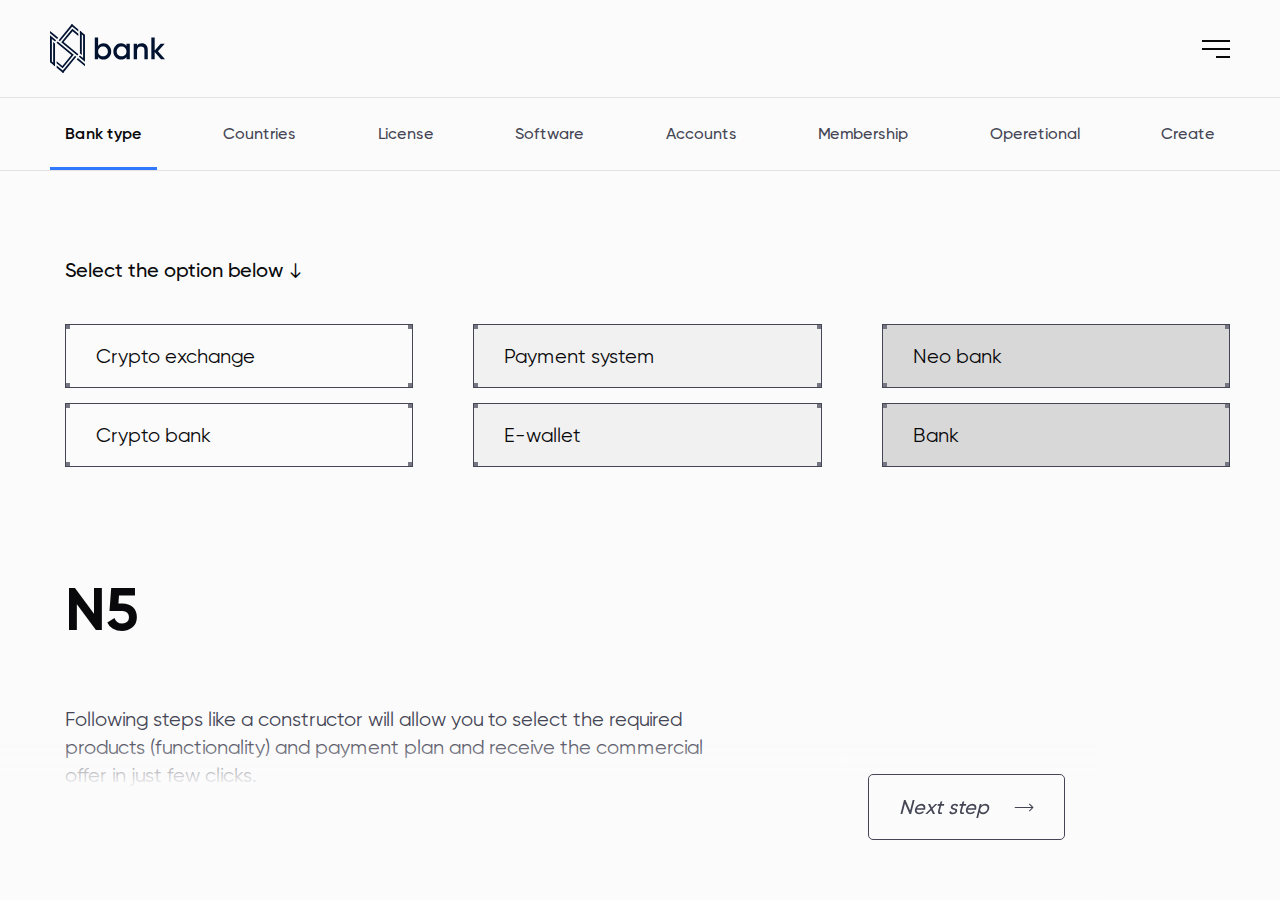
<file: construct.html>
<!DOCTYPE html>
<html lang="en">
<head>
    <meta charset="UTF-8">
    <meta http-equiv="X-UA-Compatible" content="IE=edge">
    <meta name="viewport" content="width=device-width, initial-scale=1.0">
    <link rel="stylesheet" href="css/style.min.css?_v=20231014143010">
    <title></title>
</head>

<body>
  <div class="wrapper">
    <header class="header header-construct">
    <div class="header__container">
        <div class="header__wrapper header-construct__wrapper">
            <a class="header__logo header-logo" href="index.html">
                <div class="header-logo__images">
                    <img src="img/logo-header.svg" alt="Logotype">
                </div>
            </a>
            <div class="header__menu menu-construct">
                <nav class="menu-construct__body">
                    <ul class="menu-construct__list">
                        <div class="menu-construct__btn btn-menu">
                            <a class="btn-menu__log _icon-arrow" href="#">Log In</a>
                            <a class="btn-menu__start btn-menu__start-construct _icon-arrow" href="#">Get Started</a>
                        </div>
                        <li class="menu-construct__item"><a href="index.html" class="menu-construct__link">Home</a></li>
                        <li class="menu-construct__item"><a href="#" class="menu-construct__link">Sell</a></li>
                        <li class="menu-construct__item"><a href="#" class="menu-construct__link">Contact</a></li>
                        <li class="menu__item"><a href="our-products.html" class="menu__link">Our products</a></li>
                    </ul>
                </nav>
            </div>
            <button type="button" class="icon-menu-construct">
                <span></span>
            </button>
        </div>
    </div>
</header>
    <main class="page__construct construct">
      <div class="construct__container">


        <form class="construct__form">

          <div class="construct__tabs tabs">
            <div class="tabs__scroll">
              <ul class="tabs__list">
                <li class="tabs__item">
                  <div class="tabs__btn tabs__btn--active" data-tabs-path="bank">Bank
                    type</div>
                </li>
                <li class="tabs__item">
                  <div class="tabs__btn" data-tabs-path="countries">Сountries</div>
                </li>
                <li class="tabs__item">
                  <div class="tabs__btn" data-tabs-path="license">License</div>
                </li>
                <li class="tabs__item">
                  <div class="tabs__btn" data-tabs-path="software">Software</div>
                </li>
                <li class="tabs__item">
                  <div class="tabs__btn" data-tabs-path="accounts">Accounts</div>
                </li>
                <li class="tabs__item">
                  <div class="tabs__btn" data-tabs-path="membership">Membership</div>
                </li>
                <li class="tabs__item">
                  <div class="tabs__btn" data-tabs-path="operetional">Operetional</div>
                </li>
                <li class="tabs__item">
                  <div class="tabs__btn" data-tabs-path="create">Create</div>
                </li>
              </ul>
            </div>
          </div>
          <div class="tabs__contents">
            <div class="tabs__content tabs__content--active" data-tabs-target="bank">
              <div class="bank-tabs__content content-bank" data-tab="tab1">
                <div class="content-bank__label label-content _icon-arrow-up">
                  Select the option below
                </div>
                <div class="content-bank__body">
                  <ul class="tab-grid tab__nav">
                    <div class="tab-grid-column">
                      <li class="tab__item item-tab_1 item-tab_1-bg">
                        <div class="tab__nav-btn nav-tab__btn_1 nav-tab__btn_1-decor tab-check"
                          data-checkbox="exchangeCheckbox">Crypto
                          exchange
                          <div class="tab__checkbox checkbox-tab">
                            <input id="exchangeCheckbox" type="checkbox" name="exchange" class="checkbox-tab__input">
                            <label for="exchangeCheckbox" class="checkbox-tab__label"></label>
                          </div>
                        </div>
                      </li>
                      <li class="tab__item item-tab_1 item-tab_1-bg">
                        <div class="tab__nav-btn nav-tab__btn_1 nav-tab__btn_1-decor tab-check"
                          data-checkbox="cryptoCheckbox">Crypto
                          bank
                          <div class="tab__checkbox checkbox-tab">
                            <input id="cryptoCheckbox" type="checkbox" name="crypto" class="checkbox-tab__input">
                            <label for="cryptoCheckbox" class="checkbox-tab__label"></label>
                          </div>
                        </div>
                      </li>
                    </div>
                    <div class="tab-grid-column">
                      <li class="tab__item item-tab_1 item-tab_1-bg">
                        <div class="tab__nav-btn nav-tab__btn_1 nav-tab__btn_1-decor nav-tab__btn_1-bg tab-check"
                          data-checkbox="paymentCheckbox">Payment system
                          <div class="tab__checkbox checkbox-tab">
                            <input id="paymentCheckbox" type="checkbox" name="payment" class="checkbox-tab__input">
                            <label for="paymentCheckbox" class="checkbox-tab__label"></label>
                          </div>
                        </div>
                      </li>
                      <li class="tab__item item-tab_1 item-tab_1-bg">
                        <div class="tab__nav-btn nav-tab__btn_1 nav-tab__btn_1-decor nav-tab__btn_1-bg tab-check"
                          data-checkbox="walletCheckbox">E-wallet
                          <div class="tab__checkbox checkbox-tab">
                            <input id="walletCheckbox" type="checkbox" name="wallet" class="checkbox-tab__input">
                            <label for="walletCheckbox" class="checkbox-tab__label"></label>
                          </div>
                        </div>
                      </li>
                    </div>
                    <div class="tab-grid-column">
                      <li class="tab__item item-tab_1 item-tab_1-bg">
                        <div class="tab__nav-btn nav-tab__btn_1 nav-tab__btn_1-decor nav-tab__btn_2-bg tab-check"
                          data-checkbox="neoCheckbox">Neo bank
                          <div class="tab__checkbox checkbox-tab">
                            <input id="neoCheckbox" type="checkbox" name="neo" class="checkbox-tab__input">
                            <label for="neoCheckbox" class="checkbox-tab__label"></label>
                          </div>
                        </div>
                      </li>
                      <li class="tab__item item-tab_1 item-tab_1-bg">
                        <div class="tab__nav-btn nav-tab__btn_1 nav-tab__btn_1-decor nav-tab__btn_2-bg tab-check"
                          data-checkbox="bankCheckbox">Bank
                          <div class="tab__checkbox checkbox-tab">
                            <input id="bankCheckbox" type="checkbox" name="bank" class="checkbox-tab__input">
                            <label for="bankCheckbox" class="checkbox-tab__label"></label>
                          </div>
                        </div>
                      </li>
                    </div>
                  </ul>
                  <div class="tab__panel panel-tab">
                    <div class="panel-tab__content">
                      <h2 class="panel-tab__title">N5</h2>
                      <div class="panel-tab__text">
                        <p>
                          Following steps like a constructor will allow you to select the required products
                          (functionality) and payment plan and receive the commercial offer in just few clicks.
                        </p>
                      </div>
                    </div>
                  </div>
                  <div class="tab__panel panel-tab panel-tab panel-tab_crypto">
                    <div class="panel-tab__content">
                      <h2 class="panel-tab__title">Crypto bank</h2>
                      <div class="panel-tab__text">
                        <p>
                          Crypto bank is more advanced option if you want to cover more B2C and B2B customers and
                          provide
                          services for them as a financial institution. Usually contains EMI and crypto licenses (mostly
                          more than 1 to coven more regions), core software, BIN sponsorship or principal for cards
                          issuing, ability to open IBAN accounts, SEPA/SWIFT connection etc.
                          Price for the full crucial package starts at 1M
                        </p>
                      </div>
                    </div>
                  </div>
                  <div class="tab__panel panel-tab panel-tab_pay">
                    <div class="panel-tab__content">
                      <h2 class="panel-tab__title">Payment system</h2>
                      <div class="panel-tab__text">
                        <p>
                          Payment system is the easiest and chipset option to start operate at financial market.Usually
                          contains small financial license, SaaS or BaaS software, card program.
                          Price for the full crucial package starts at 300K
                        </p>
                      </div>
                    </div>
                  </div>
                  <div class="tab__panel panel-tab panel-tab_wall">
                    <div class="panel-tab__content">
                      <h2 class="panel-tab__title">E-wallet</h2>
                      <div class="panel-tab__text">
                        <p>
                          Payment system is the easiest and chipset option to start operate at financial market.Usually
                          contains small financial license, SaaS or BaaS software, card program.
                          Price for the full crucial package starts at 300K
                        </p>
                      </div>
                    </div>
                  </div>
                  <div class="tab__panel panel-tab panel-tab_neo">
                    <div class="panel-tab__content">
                      <h2 class="panel-tab__title">Neo bank</h2>
                      <div class="panel-tab__text">
                        <p>
                          Neo-bank is a most common fintech solution for those who want to provide a financial services
                          for B2C customers. It has more options than payment system. Usually contains EMI license,
                          SaaS,
                          BaaS or core software, card program or BIN sponsorship, ability to open an accounts etc.
                          Price for the full crucial package starts at 500K
                        </p>
                      </div>
                    </div>
                  </div>
                  <div class="tab__panel panel-tab panel-tab_bank">
                    <div class="panel-tab__content">
                      <h2 class="panel-tab__title">Bank</h2>
                      <div class="panel-tab__text">
                        <p>
                          A full-scale bank is the most advanced option. If you want to become a serious player on
                          financial market with possibility to attract investments and grow your business to IPO it's
                          the
                          only option for you. Bank needs to obtain full banking license or make an MNO with existing
                          bank
                          to provide a full scope of financial services for every kind of clients.
                          Price for building a bank may vary, but anyway it shouldn't be less than 3M
                        </p>
                      </div>
                    </div>
                  </div>
                </div>
              </div>
            </div>

            <div class="tabs__content" data-tabs-target="countries">
              <div class="countries-tabs__content content-countries" data-tab="tab2">
                <div class="content-countries__label label-content _icon-arrow-up">
                  Can choose more then one
                </div>
                <div class="content-countries__body">
                  <ul class="countries-grid tab__nav">
                    <li class="countries-grid__item">
                      <article class="countries__item item-countries tab__nav-btn tab-check"
                        data-checkbox="kingdomCheckbox">
                        <div class="item-countries__body">
                          <div class="item-countries__map map-countries">
                            <svg xmlns="http://www.w3.org/2000/svg" viewBox="0 0 71 110" fill="none">
                              <path
                                d="M13.09 58.5751C10.4061 55.9652 6.96793 60.0665 4.12616 60.0132C3.67007 62.1083 2.9333 63.5997 2.17901 64.1501C1.05633 64.9668 -1.01361 68.0384 0.582688 68.358C2.17899 68.6775 4.7401 71.2697 5.0734 69.3345C5.38915 67.3992 6.51186 64.807 9.23083 68.0384C9.87988 68.8196 10.7043 69.5475 11.599 70.2222C12.0375 68.7486 15.388 68.5 17.1246 66.7245C19.2296 64.5762 16.0546 61.4691 13.09 58.5751ZM70.9953 85.1539C71.2058 81.9403 64.2242 79.6855 63.4699 81.4077C62.7332 83.1299 61.1369 82.9168 59.9791 80.9815C58.8214 79.0463 61.0492 77.2175 59.8739 77.0222C58.6986 76.8092 57.2251 74.1282 57.5409 73.063C57.8566 71.9977 55.734 65.1266 52.1379 64.2744C48.5419 63.4222 48.0157 58.2733 47.3666 55.4858C46.7351 52.6983 44.402 54.1897 42.5952 51.8461C40.7884 49.4847 37.7187 50.6743 36.1399 50.7808C34.5436 50.8873 36.1399 47.7802 38.6834 46.058C41.227 44.3358 44.1915 35.2277 44.1915 33.4167C44.1915 31.5879 33.0701 31.6945 30.9475 32.7775C28.825 33.8428 26.72 31.1796 28.5092 30.4161C30.316 29.6704 34.1226 25.9242 33.9121 24.415C33.7015 22.9236 36.5609 21.521 34.9821 20.1184C33.3858 18.7335 33.1753 21.9471 31.807 23.0124C30.4388 24.0777 27.3514 23.7581 24.0711 23.1189C20.7908 22.4798 19.5278 27.1848 19.6331 29.2265C19.7383 31.2683 15.8265 32.4402 16.458 34.1624C17.0895 35.8846 15.7213 37.1629 14.6688 36.1864C13.6163 35.2276 12.4409 32.8663 10.3359 34.5885C8.21337 36.3107 12.7743 38.5478 15.5283 38.8851C18.2824 39.2047 13.4233 41.2465 12.8795 44.2293C12.3532 47.2298 16.4756 45.9515 16.6861 48.082C16.8966 50.2304 10.7569 50.55 10.7569 52.574C10.7569 54.6158 14.2477 51.6152 15.844 50.763C17.4403 49.9108 15.002 55.7876 18.8086 55.1484C22.6151 54.5093 21.5626 49.2539 22.9309 49.4669C24.2991 49.68 22.2994 52.2544 23.4571 54.5093C24.6149 56.7641 20.7031 60.1908 20.9136 61.8064C21.1241 63.4044 28.7548 63.4044 31.1755 60.8477C33.6138 58.2733 34.7716 61.0607 33.0876 62.996C31.4036 64.9313 32.1403 66.7423 34.2629 67.5057C36.3679 68.2514 37.1222 68.4645 36.1749 70.1867C35.2277 71.9089 36.0697 75.1225 35.5435 76.7204C35.0172 78.3183 28.4566 78.123 28.2461 77.04C28.0356 75.9747 25.2815 76.7204 26.0183 78.2118C26.755 79.721 23.6852 81.3189 23.8957 82.7215C24.1062 84.1241 28.018 83.7868 28.1233 85.509C28.2285 87.2134 25.264 89.2552 21.2469 90.4448C17.2123 91.6166 22.0889 94.8302 24.001 93.4453C25.913 92.0605 25.492 94.4041 28.2461 94.4041C31.0002 94.4041 32.7017 96.659 35.7539 95.4694C38.8237 94.2976 38.7185 95.4694 36.3855 97.2981C34.0524 99.1269 30.5616 97.1916 28.4391 98.3634C26.3165 99.5352 17.7034 107.72 19.3348 109.726C20.2821 110.898 21.5451 108.004 24.6325 106.726C27.7023 105.448 28.2286 107.578 29.9301 107.791C31.6141 108.004 31.7193 104.258 33.1051 104.578C34.4734 104.897 35.7539 103.406 38.2975 103.832C40.8411 104.258 42.6479 103.299 43.9109 102.216C45.1739 101.151 48.5594 104.347 49.6295 103.601C50.682 102.855 55.3481 101.985 57.6812 102.092C60.0142 102.198 66.0486 99.411 67.6274 97.9196C69.2237 96.4282 66.6801 96.1086 64.5576 96.4281C62.435 96.7477 62.856 94.2798 65.0838 92.1315C67.2941 89.9832 70.7848 88.3675 70.9953 85.1539ZM7.37139 31.3571C10.2307 31.2506 13.511 26.3148 12.1427 24.9299C10.7569 23.5273 5.23129 31.4281 7.37139 31.3571ZM48.349 8.09844C50.1558 6.28746 52.2607 -0.690154 49.5242 0.0555444C46.7526 0.818997 47.5596 8.8974 48.349 8.09844Z"
                                fill="#A9AABC" />
                            </svg>
                          </div>
                          <div class="item-countries__content ">
                            <h4 class="item-countries__title">United Kingdom</h4>
                            <ol class="item-countries__list">
                              <li>PI or EMI</li>
                              <li>Crypto</li>
                            </ol>
                          </div>
                          <div class="tab__checkbox checkbox-tab checkbox-tab_countries">
                            <input id="kingdomCheckbox" type="checkbox" name="kingdom" class="checkbox-tab__input">
                            <label for="kingdomCheckbox" class="checkbox-tab__label"></label>
                          </div>
                        </div>
                      </article>
                    </li>
                    <li class="countries-grid__item">
                      <article class="countries__item item-countries tab__nav-btn tab-check"
                        data-checkbox="lithuaniaCheckbox">
                        <div class="item-countries__body">
                          <div class="item-countries__map map-countries">
                            <svg xmlns="http://www.w3.org/2000/svg" viewBox="0 0 94 57" fill="none">
                              <path
                                d="M12.928 27.9155C14.6978 30.328 20.4003 32.434 22.5634 31.4001C24.6871 30.3662 31.4516 33.8126 31.4516 36.608C31.4516 39.365 29.6818 47.7129 31.4516 47.7129C33.064 47.7129 43.3286 50.8146 44.0365 54.9885C48.6379 55.1033 53.8685 55.3331 55.7956 55.7927C59.6104 56.7117 61.9701 54.414 63.8579 52.0782C65.7456 49.7806 72.3921 48.8616 74.3192 48.8616C76.2069 48.8616 76.2069 43.7687 76.6788 41.4711C77.1508 39.1736 81.9095 34.9996 84.7411 34.0806C87.6121 33.1616 87.1007 29.9067 89.9717 29.9067C92.8426 29.9067 92.3313 26.1924 91.8593 23.8948C91.584 22.478 91.8988 20.7164 93 18.955C89.9324 17.2318 87.1794 15.7385 84.859 13.8621C80.4936 10.3392 73.2571 5.3611 69.639 6.08866C66.0208 6.81622 66.0208 0.421354 60.2002 2.56575C54.3797 4.71014 44.2331 2.56575 39.8677 2.56575C35.5416 2.56575 21.7375 -0.957185 16.6642 2.56575C13.7539 4.59526 8.68045 5.43767 3.96108 5.7823C7.18598 12.2538 6.00614 18.7636 2.38795 22.746C-0.207701 25.5797 1.2868 25.9626 3.21388 27.0731C7.10736 26.6902 11.5122 25.9626 12.928 27.9155Z"
                                fill="#F1F1F1" stroke="#A9AABC" stroke-miterlimit="10" />
                            </svg>
                          </div>
                          <div class="item-countries__content ">
                            <h4 class="item-countries__title">Lithuania</h4>
                            <ol class="item-countries__list">
                              <li>PI or EMI</li>
                              <li>Crypto</li>
                            </ol>
                          </div>
                          <div class="tab__checkbox checkbox-tab checkbox-tab_countries">
                            <input id="lithuaniaCheckbox" type="checkbox" name="lithuania" class="checkbox-tab__input">
                            <label for="lithuaniaCheckbox" class="checkbox-tab__label"></label>
                          </div>
                        </div>
                      </article>
                    </li>
                    <li class="countries-grid__item">
                      <article class="countries__item item-countries tab__nav-btn tab-check"
                        data-checkbox="czechCheckbox">
                        <div class="item-countries__body">
                          <div class="item-countries__map map-countries">
                            <svg xmlns="http://www.w3.org/2000/svg" viewBox="0 0 99 54" fill="none">
                              <path
                                d="M92.7619 24.1465C90.1429 22.5904 82.9021 23.6408 82.3629 21.5401C81.8622 19.4394 81.3231 15.7826 78.2033 15.7826C75.0836 15.7826 70.9239 13.6819 69.3833 17.3387C67.8041 20.9954 61.6034 16.2883 61.0642 13.6819C60.5635 11.0366 57.9443 8.97482 50.7035 6.32951C47.8149 5.27916 44.5412 3.17849 41.6141 1C41.383 1.62243 41.0749 2.24487 40.8052 2.67279C39.4187 4.81238 34.5272 0.922178 32.4474 3.02287C30.3676 5.12356 23.3964 5.47363 19.5449 9.01368C15.6934 12.5537 7.68225 14.3043 3.13749 15.3547C-1.40728 16.405 2.44429 20.6453 4.17747 23.7963C5.91064 26.9473 5.91068 34.7277 9.41554 37.1785C12.9204 39.6293 24.3979 47.0206 25.823 49.5103C26.0541 49.9383 25.9 50.3273 25.6304 50.7163C30.4833 52.039 37.9937 52.0778 39.3032 49.8604C40.8438 47.254 41.9221 42.508 41.9221 42.508C41.9221 42.508 52.2828 42.508 56.4424 47.254C60.602 51.9611 68.4204 48.8101 68.4204 48.8101C68.4204 48.8101 68.8442 50.1327 69.5375 52C70.6544 49.3936 72.1179 47.1373 73.8896 46.865C78.2803 46.2426 84.5197 45.6201 88.8719 39.2792C91.1443 36.0114 94.8803 33.4439 98 31.6934C95.8817 29.1259 94.7647 25.3913 92.7619 24.1465Z"
                                fill="#F1F1F1" stroke="#A9AABC" stroke-miterlimit="10" />
                            </svg>
                          </div>
                          <div class="item-countries__content ">
                            <h4 class="item-countries__title">Czech Republic</h4>
                            <ol class="item-countries__list">
                              <li>PI or EMI</li>
                              <li>Crypto</li>
                            </ol>
                          </div>
                          <div class="tab__checkbox checkbox-tab checkbox-tab_countries">
                            <input id="czechCheckbox" type="checkbox" name="czech" class="checkbox-tab__input">
                            <label for="czechCheckbox" class="checkbox-tab__label"></label>
                          </div>
                        </div>
                      </article>
                    </li>
                    <li class="countries-grid__item">
                      <article class="countries__item item-countries tab__nav-btn tab-check"
                        data-checkbox="canadaCheckbox">
                        <div class="item-countries__body">
                          <div class="item-countries__map map-countries">
                            <svg xmlns="http://www.w3.org/2000/svg" viewBox="0 0 101 81" fill="none">
                              <path
                                d="M20.5916 70.234C20.2699 69.8742 19.43 69.9507 19.3073 69.6165C19.1846 69.2851 18.4184 68.0785 17.9985 68.104C17.5786 68.1295 17.036 68.155 16.5424 67.7698C16.0489 67.3846 15.7271 67.3591 15.3836 67.5913C15.0373 67.8236 15.7544 67.8746 15.7299 68.1295C15.7053 68.3844 15.9507 68.5402 16.2479 68.4892C16.5452 68.4382 16.7169 69.0783 17.0142 69.1038C17.3114 69.1293 17.4095 69.6165 17.7558 69.6165C18.1021 69.6165 18.1757 70.0272 18.3475 70.2566C18.5193 70.4889 18.9147 70.2821 18.9147 70.5144C18.9147 70.7211 19.3101 70.9081 19.4082 71.1658C20.0845 71.2508 20.6625 71.3159 21.167 71.1715C21.1724 71.01 21.2106 70.8316 21.2842 70.6928C21.4533 70.3614 20.9107 70.5937 20.5916 70.234ZM19.7518 29.4845C20.6407 29.6885 20.7362 31.3312 21.3306 31.3312C21.726 31.3312 21.4287 30.8186 22.0723 30.8186C22.7158 30.8186 22.5658 30.4589 23.1575 30.5098C23.7492 30.5608 24.2427 30.3569 24.2427 29.6375C24.2427 28.9181 24.6872 28.6631 25.2789 28.5102C25.8706 28.3572 25.328 27.5868 26.1678 27.3829C27.0077 27.179 29.3281 26.1508 29.7235 25.8449C30.1189 25.5362 29.23 25.1283 28.341 24.5619C27.4521 23.9982 26.7623 23.8424 26.0697 24.3041C25.3771 24.7658 25.9224 23.7915 25.3771 24.0464C24.8344 24.3041 23.3538 23.6357 23.1548 23.3808C22.9584 23.123 20.2917 23.9444 19.6482 23.9444C19.0074 23.9444 19.6973 24.6638 20.1417 25.0207C20.5862 25.3804 19.0565 26.5077 19.351 26.7654C19.6482 27.0232 19.0538 27.6888 18.3639 28.5102C17.6768 29.3316 18.8629 29.2806 19.7518 29.4845ZM44.4397 33.6906C44.7369 33.3309 45.9694 34.4072 46.0212 33.6396C46.0703 32.8692 44.6388 32.5123 44.0471 32.1016C43.4554 31.691 43.2072 31.8977 42.2692 31.1783C41.3312 30.4617 42.5174 30.102 41.8248 29.5383C41.1349 28.9747 40.8868 27.4367 41.3803 26.9241C41.8739 26.4114 42.4165 25.641 41.5276 25.2813C40.6386 24.9216 39.2071 25.59 39.3543 25.7939C39.5016 25.9979 40.7368 26.7173 40.7368 27.026C40.7368 27.3348 39.5998 26.1537 39.2071 26.4114C38.8117 26.6691 38.3673 25.8987 38.021 26.4114C37.6747 26.9241 38.4654 28.7198 38.7626 29.2324C39.0599 29.7451 38.4654 29.7451 38.0728 29.8471C37.6774 29.949 37.6283 28.4111 37.2329 27.8474C36.8376 27.2838 35.2588 26.6153 35.1579 27.026C35.0597 27.4367 36.145 27.4367 35.9977 28.0004C35.8505 28.564 35.2588 27.6407 34.7134 28.1023C34.1708 28.564 34.269 28.2553 34.3671 27.7936C34.4653 27.3319 33.5764 26.8193 32.5893 26.9212C31.6022 27.0232 32.1448 27.7426 31.8476 27.9975C31.5504 28.2553 30.0698 27.8446 31.0078 27.6378C31.9458 27.4339 31.5504 26.8674 31.2041 26.3038C30.8578 25.7401 29.9198 26.4057 28.3901 26.9694C26.8604 27.533 26.1678 28.1476 26.3669 28.2015C26.5632 28.2524 26.615 28.5102 26.0206 29.0229C25.4289 29.5355 26.0206 29.9972 26.5632 29.9972C27.1058 29.9972 26.6286 30.4504 27.0077 30.5608C27.354 30.6628 29.1318 29.8414 29.6253 30.2011C30.1189 30.5608 26.7132 30.7648 26.7132 31.3794C26.7132 31.994 28.5892 32.3537 29.9716 32.0988C31.3541 31.8411 33.7727 32.3027 33.7727 32.6625C33.7727 33.0222 32.1421 32.9174 30.9096 32.8664C29.6744 32.8154 27.553 33.2261 27.6512 33.6368C27.7602 34.0956 27.8993 34.0985 29.1809 34.7131C30.4652 35.3277 31.7985 34.4044 31.7495 35.2767C31.7004 36.1491 32.4421 36.353 34.1681 36.404C35.8968 36.455 36.6849 35.5826 37.5247 35.6365C38.3645 35.6874 38.7599 35.5345 39.1553 34.9199C39.5507 34.3052 39.897 34.6621 39.9951 34.9708C40.0933 35.2796 41.1813 35.2258 41.4267 35.4835C42.0565 36.1378 44.1425 35.9452 44.9333 35.5345C45.724 35.1238 44.587 33.9965 44.1916 34.5092C43.7962 35.0218 43.4526 34.7131 43.3517 34.4582C43.2536 34.2033 44.1425 34.0503 44.4397 33.6906ZM25.677 21.0724C26.5659 21.1743 27.4548 20.3529 27.4058 19.8913C27.354 19.4324 25.2353 21.0242 25.677 21.0724ZM21.5787 19.6363C21.925 19.7893 21.5787 20.5087 21.9741 20.302C22.3695 20.098 22.4676 20.0442 22.7648 20.149C23.2993 20.3331 23.4056 19.8403 23.6538 19.5854C23.9019 19.3276 23.801 20.5087 24.4445 20.5087C24.9871 20.5087 24.889 19.2766 25.3825 19.6363C25.8761 19.9961 26.0233 19.4834 26.1242 19.1237C26.2224 18.764 26.2224 18.1494 26.765 18.0474C27.3076 17.9454 26.8631 18.611 27.1113 19.0727C27.4712 19.744 28.0984 19.1237 28.1474 18.815C28.1965 18.5062 29.0854 18.713 29.0364 18.3533C28.9873 17.9936 29.2845 17.8916 29.0364 17.4809C28.7909 17.0702 29.4317 17.1722 29.7289 16.8663C30.0262 16.5576 29.3336 16.8153 28.84 16.3536C28.3465 15.8919 28.1474 16.5066 28.1474 16.8153C28.1474 17.124 27.2094 16.8663 26.6668 16.6624C26.1242 16.4584 25.4316 17.328 24.6436 17.7387C23.8528 18.1493 23.8037 18.8659 23.0648 18.815C22.3177 18.7668 21.2324 19.4834 21.5787 19.6363ZM29.279 19.3814C28.5892 19.4324 28.6383 20.1518 29.4263 20.1518C30.217 20.1518 30.4624 20.4096 29.3281 20.3558C28.1911 20.3048 27.6975 21.3301 28.4883 21.1262C29.279 20.9223 30.217 20.9223 29.6253 21.1262C29.0336 21.3301 27.4194 21.4717 27.6512 21.7918C27.7984 21.9957 28.4419 21.9447 29.0827 22.2025C29.7235 22.4602 30.1189 22.6132 30.6124 22.0495C31.106 21.4859 31.7467 20.9222 31.5013 21.6898C31.2532 22.4602 32.2921 21.8938 33.6255 21.8428C34.9588 21.7918 33.3773 22.6642 31.9976 22.7661C30.6151 22.8681 30.8633 23.5875 31.9485 23.8424C33.0338 24.1002 35.3542 23.123 35.8968 22.5594C36.4395 21.9957 36.933 22.8681 37.4756 22.4574C38.0182 22.0467 39.0571 22.5084 39.9924 22.3045C40.9304 22.1005 41.0776 20.2538 40.3878 19.9451C39.6952 19.6364 39.6952 20.3048 39.1526 20.4068C38.6099 20.5087 38.3127 19.7921 37.8683 19.3305C37.4238 18.8688 37.721 17.9964 37.0775 18.0984C36.4395 18.2003 35.0543 19.2795 35.8914 19.3814C36.7312 19.4834 36.434 19.9451 35.9895 20.1518C35.5451 20.3558 37.0257 20.7155 36.8294 21.0242C36.6331 21.3329 34.3617 21.0752 34.2608 20.5625C34.1626 20.0499 32.3848 19.1265 31.6431 19.3305C30.9014 19.5344 31.1987 18.7158 30.457 18.6648C29.7235 18.611 29.9716 19.3305 29.279 19.3814ZM31.8476 15.688C32.0958 15.0734 30.2116 15.1754 30.367 15.3793C30.7133 15.841 31.5995 16.3026 31.8476 15.688ZM35.9459 15.4303C36.5867 15.3283 36.2922 14.8156 35.2561 14.9686C34.2199 15.1215 32.4421 15.1215 32.4421 15.8919C32.4421 16.5066 32.7883 16.8153 33.9227 16.9173C35.0597 17.0192 36.0468 15.8919 35.5042 15.8919C34.9616 15.8919 35.3051 15.5351 35.9459 15.4303ZM33.5273 14.4559C34.0208 14.6627 34.5144 13.9943 34.8607 14.303C35.207 14.6117 36.7367 14.8666 36.7367 14.0452C36.7367 13.2238 34.8116 13.1219 34.3181 13.4306C33.8245 13.7393 31.5531 13.8413 32.1939 14.354C32.5866 14.6684 33.0338 14.252 33.5273 14.4559ZM41.773 12.867C42.3647 12.4563 43.4526 13.1247 43.2536 13.5836C43.0573 14.0452 41.3476 13.4901 41.4757 13.8923C41.5248 14.0452 41.7239 14.6627 42.9073 14.303C44.0934 13.9433 45.0805 14.201 45.8685 14.8666C46.6593 15.5322 47.3982 15.79 47.9436 15.1244C48.4862 14.4588 47.251 14.354 47.4991 13.8413C47.7473 13.3286 46.7084 13.0199 46.1657 13.0199C45.6231 13.0199 45.4241 11.9946 44.9796 12.1985C44.5352 12.4025 44.2407 12.7622 44.2407 12.0966C44.2407 11.4309 41.6721 11.3771 41.0313 11.6349C40.3905 11.8926 41.1813 13.2777 41.773 12.867ZM42.1165 17.175C42.5119 16.6624 40.5378 15.0224 40.4369 15.79C40.3414 16.5604 41.6993 17.7217 42.1165 17.175ZM48.5353 10.4566C48.8816 9.84199 46.452 9.35765 47.0547 9.89297C47.401 10.2017 48.1917 11.0712 48.5353 10.4566ZM42.9564 22.0977C43.3027 21.687 42.2147 20.8146 41.9202 21.534C41.623 22.2535 42.6046 22.5169 42.9564 22.0977ZM48.5353 18.5091C48.4862 19.0217 47.3519 18.4071 46.4602 18.0474C45.5713 17.6877 46.1139 18.7668 46.8065 19.3814C47.4964 19.9961 46.4602 19.6902 45.5222 19.0217C44.5842 18.3561 44.6824 19.4834 45.1269 19.8431C45.5713 20.2028 45.0287 20.7155 44.4343 19.8941C43.8426 19.0727 43.5453 18.2032 42.6073 18.1493C41.6693 18.0984 42.0974 19.0954 42.4601 19.5854C42.9536 20.251 43.4472 20.4068 44.2379 20.8684C45.0287 21.3301 46.313 20.6645 46.9047 20.8175C47.4964 20.9704 46.2639 21.7408 46.6566 22.2535C47.0519 22.7661 48.1372 22.4064 48.977 22.3554C49.8169 22.3044 49.4215 21.7918 49.915 21.4321C50.4086 21.0724 49.4215 21.1234 49.8169 20.251C50.2122 19.3786 48.5871 17.9964 48.5353 18.5091ZM50.6103 15.4841C51.352 15.4841 51.9437 15.3821 52.5845 15.1244C53.2253 14.8666 52.2382 14.8666 52.6827 14.252C53.1271 13.6374 51.5974 13.5864 51.4965 13.7903C51.3984 13.9943 49.4733 12.5582 49.1761 13.0199C48.8816 13.4816 49.8687 15.4841 50.6103 15.4841ZM54.6105 15.739C54.5123 15.4303 50.7685 15.9004 51.352 16.3536C52.3391 17.124 54.7086 16.0477 54.6105 15.739ZM54.0678 23.2278C54.9568 23.1768 54.5123 22.0467 53.5252 21.2791C52.5381 20.5087 50.3186 22.092 50.7112 22.4064C51.153 22.7661 53.1789 23.2788 54.0678 23.2278ZM47.7473 30.4079C48.8325 31.1783 48.4889 29.7933 49.7214 29.8442C50.9566 29.8952 51.0057 27.7936 51.202 27.0232C51.3984 26.2528 50.215 26.3038 50.5094 26.8702C50.8067 27.4339 50.4604 27.9975 50.3622 27.3319C50.264 26.6663 49.326 27.2809 48.9797 26.7683C48.6334 26.2556 50.065 26.2046 50.4113 25.5362C50.7576 24.8706 49.2742 24.9725 49.6205 24.4599C49.9668 23.9472 47.4473 24.5109 48.189 24.8196C48.9307 25.1283 48.2381 25.5362 47.5482 25.0235C46.8556 24.5109 44.9414 25.3691 45.6231 25.9469C46.1657 26.4086 47.7963 25.6382 46.8583 26.9722C45.9203 28.3063 45.525 26.6125 44.636 26.7683C43.7471 26.9212 44.1425 28.0513 45.4759 28.462C46.8093 28.8699 46.6593 29.6375 47.7473 30.4079ZM55.7939 22.2025C56.1402 23.2278 56.5355 22.5112 57.0782 22.9191C57.6208 23.3298 58.4606 23.5847 58.9051 23.1768C59.3495 22.7661 59.5459 22.4602 59.6958 22.8171C59.9358 23.4006 61.0292 23.4827 63.3988 23.5365C65.7683 23.5875 65.1766 22.5112 65.8664 22.9219C66.5563 23.3326 68.1378 23.3326 68.8277 23.1797C69.5203 23.0267 69.8639 21.8966 69.8148 21.3329C69.7657 20.7693 64.4813 20.3076 63.5433 20.8713C62.6053 21.4349 61.1247 20.6135 60.383 21.0242C59.6413 21.4349 59.8894 20.5116 58.5561 20.4606C57.2227 20.4096 58.6542 19.6902 58.9024 19.3843C59.1505 19.0755 56.8791 18.257 55.9384 18.4609C55.0004 18.6648 54.4578 18.1522 53.5688 17.7415C52.6799 17.3308 50.2668 17.4299 50.7549 18.1522C51.1011 18.6648 53.9642 19.7411 54.2614 19.2285C54.5587 18.7158 55.2976 19.8431 55.7421 20.4068C56.1892 20.9704 55.4503 21.1772 55.7939 22.2025ZM58.3134 16.1497C57.4245 15.688 56.3092 16.6652 57.2281 17.0221C58.0162 17.328 59.2023 16.6114 58.3134 16.1497ZM51.202 10.4056C51.9301 10.7852 51.4992 11.278 52.2873 11.6377C53.078 11.9974 55.3494 11.176 55.5457 11.7397C55.7421 12.3033 53.2253 12.3543 53.5716 12.714C53.9179 13.0737 55.3494 13.6374 55.1504 13.9461C54.954 14.2548 57.5199 15.1244 57.768 14.7165C58.0162 14.3058 58.706 14.4078 59.3468 14.6655C59.9876 14.9204 60.0394 13.0766 60.4839 13.3825C60.9283 13.6912 60.8792 12.7168 61.6182 12.4081C62.3599 12.0994 63.426 12.0966 63.4942 11.7425C63.5433 11.4848 63.2979 11.1279 62.4089 11.2299C61.52 11.3318 60.9283 10.9721 61.3237 10.4594C61.7191 9.94678 60.3366 9.79384 60.8302 9.38314C61.3237 8.97245 59.8922 8.56175 60.0394 9.17921C60.1866 9.79383 59.1505 9.23019 59.0032 8.66655C58.856 8.10291 56.83 7.89614 55.4967 6.66689C54.1633 5.43764 52.7808 6.2562 53.5716 6.40914C54.3623 6.56209 54.3133 6.97279 53.6697 6.9218C53.029 6.87082 51.8919 6.97279 52.9281 7.38348C53.9642 7.79418 52.8299 7.94712 51.9901 7.94712C51.1502 7.94712 51.1011 9.07441 52.1864 9.23019C53.2716 9.38314 52.4836 10.0516 51.5947 9.79384C50.7085 9.53326 50.414 9.99494 51.202 10.4056ZM57.1763 5.32717C57.8689 4.8655 58.4115 5.17423 57.8171 5.48012C57.2254 5.78885 57.4217 5.99278 58.2616 5.9418C59.1014 5.89082 57.9153 6.19955 57.9153 6.71221C57.9153 7.22487 58.9024 6.91614 58.9514 7.4288C59.0005 7.94146 61.1246 8.14822 61.7654 7.53077C62.4062 6.91614 62.1608 7.68371 62.1117 8.09441C62.0626 8.5051 65.1248 8.86482 65.272 8.35216C65.4193 7.8395 65.8637 8.04343 66.4582 8.19921C67.0499 8.35215 69.9647 7.63556 70.0138 7.01811C70.0629 6.40348 70.9518 7.32684 70.0138 7.99244C69.0758 8.65805 67.1998 8.55609 66.36 8.81383C65.5202 9.07158 66.9026 9.6862 67.7424 10.3518C68.5823 11.0174 66.6572 10.6605 65.8664 9.78817C65.0757 8.9158 63.2979 8.9158 62.3599 8.96678C61.4219 9.01776 61.7191 10.8135 62.4089 10.8135C63.1015 10.8135 63.7914 11.0712 64.484 12.1985C65.1766 13.3258 66.6572 13.0709 66.6572 13.5836C66.6572 14.0962 64.7321 13.1729 63.6442 12.9689C62.5589 12.765 60.8302 13.4816 60.7811 14.303C60.732 15.1244 62.3599 15.0224 63.4478 14.354C64.5331 13.6884 63.745 14.5579 63.2024 15.0734C62.6598 15.5861 64.4867 15.9967 64.4867 16.6114C64.4867 17.226 63.1533 17.0221 63.0061 16.4584C62.8589 15.8948 62.3653 15.3311 61.081 15.4331C59.7967 15.5351 60.143 16.4584 60.9338 16.5604C61.7245 16.6624 61.7736 17.277 60.8847 17.277C59.9958 17.277 57.9916 17.8576 58.6133 18.4581C59.3032 19.1237 61.8227 18.4581 62.2672 18.8688C62.7116 19.2795 63.9468 19.4324 64.2413 18.9707C64.5385 18.5091 65.5256 18.713 66.5127 18.713C67.4998 18.713 67.7479 18.8659 68.1924 19.2766C68.6368 19.6873 69.4276 19.5344 69.9702 19.1237C70.5128 18.713 70.5128 18.713 71.2054 18.713C71.898 18.713 72.0452 18.2513 71.699 17.6877C71.3527 17.124 70.4637 18.0984 70.3656 17.6877C70.2429 17.1807 69.4276 17.0221 68.0451 17.226C66.6627 17.4299 67.2544 16.3026 68.0942 16.5604C68.934 16.8181 70.0684 16.7133 71.0064 16.4584C71.9444 16.2007 71.2027 15.739 71.2027 15.3311C71.2027 14.9204 72.3888 15.1782 73.2777 15.1782C74.1666 15.1782 75.451 13.6912 75.5 12.8188C75.5491 11.9464 73.5259 12.1532 72.5388 12.1532C71.5517 12.1532 73.1796 11.3828 75.0583 11.4876C76.9343 11.5896 76.0945 10.7172 76.4408 10.4113C76.787 10.1026 77.676 10.771 78.614 10.5642C79.552 10.3603 78.9112 9.53892 79.552 9.53892C80.0073 9.53892 81.0326 8.82233 83.0586 7.64123C85.0818 6.46296 86.6633 6.66689 86.7615 6.00128C86.8596 5.33567 83.9475 6.00128 83.4539 5.79735C82.9604 5.59342 85.4772 5.02694 86.0716 5.18272C86.6633 5.33567 87.4541 5.18272 89.4773 4.1574C91.5005 3.13208 90.6116 2.87434 89.7745 3.03012C88.9347 3.18306 87.9967 2.87717 88.0458 2.31069C88.0948 1.74705 86.8106 2.25971 86.7615 1.95098C86.7124 1.64225 85.5263 1.79803 84.242 2.31069C82.9577 2.82335 84.1438 1.79803 84.6864 1.59127C85.229 1.38734 81.428 1.59127 80.7872 1.12959C80.1464 0.667914 79.4047 1.9 78.813 1.28254C78.2213 0.667914 76.6889 1.18057 76.8879 1.64225C77.0843 2.10393 76.6398 2.10393 76.0481 1.59127C75.4564 1.07861 74.3193 1.64225 73.2832 1.4893C72.247 1.33635 72.6915 2.36168 71.5544 1.84902C70.4201 1.33636 69.1849 1.59127 69.5312 1.74705C69.8775 1.9 69.433 2.20873 68.9395 2.05578C68.446 1.90283 68.0015 2.10676 68.2469 2.61942C68.495 3.13208 66.42 2.46647 66.42 3.03012C66.42 3.59376 65.6783 3.90249 65.0866 3.38983C64.4949 2.87717 62.6189 2.72422 63.1615 3.1859C63.7041 3.64757 61.4818 3.38983 62.0763 3.85151C62.668 4.31318 61.3346 4.6729 61.3346 4.41515C61.3346 4.1574 60.0994 3.69573 59.6059 4.1574C59.1123 4.61908 58.9651 5.18273 58.7169 4.87683C58.4688 4.5681 57.3836 4.6729 56.3474 5.08076C55.3003 5.48296 56.4865 5.78885 57.1763 5.32717ZM69.6184 49.5887C69.9647 49.5378 70.6546 48.2547 69.7657 48.3057C68.8795 48.3595 69.0813 49.668 69.6184 49.5887ZM65.2747 48.4615C66.0655 48.9741 67.2489 47.5891 67.1507 47.1784C67.0526 46.7677 64.3204 47.8412 65.2747 48.4615ZM68.8304 45.6404C68.9286 45.1278 67.1998 44.921 67.3007 44.3573C67.3989 43.7937 65.6701 43.332 65.1275 43.0233C64.5849 42.7146 63.745 42.5616 63.745 41.947C63.745 41.3324 62.5589 41.7912 62.5098 42.7146C62.4608 43.6379 61.9672 43.4312 62.2126 44.3035C62.458 45.1759 61.1274 45.3827 61.2746 45.8415C61.4219 46.3032 62.0654 45.7905 62.6571 45.7905C63.2488 45.7905 62.4962 46.6487 63.2488 46.7139C63.8405 46.7649 64.8794 46.0483 65.1248 45.6376C65.3729 45.2269 65.8665 45.0739 66.5563 45.5866C67.2489 46.1021 68.7323 46.1531 68.8304 45.6404ZM84.9755 41.1256C85.5672 41.1766 85.668 41.947 86.606 42.7655C87.544 43.5869 87.6422 43.0233 87.7894 42.4596C87.9367 41.896 88.9756 42.3577 88.9265 41.7912C88.8774 41.2276 89.7663 40.562 90.358 40.3042C90.9497 40.0465 89.8645 39.4318 89.0737 39.4828C88.283 39.5338 88.1358 38.9702 88.1358 38.6105C88.1358 38.2507 86.6551 37.3812 86.1616 37.5341C85.6681 37.6871 84.8282 36.8685 84.1874 36.8147C83.5466 36.7637 82.6086 36.2511 82.7068 35.5317C82.805 34.8151 83.9911 35.7384 84.2365 35.1719C84.4846 34.6083 83.0013 34.917 82.9522 34.5063C82.9031 34.0956 83.2985 34.2486 83.593 33.9937C83.8902 33.7359 83.3449 33.2233 83.0013 33.0193C82.655 32.8154 82.5568 33.43 82.2105 33.43C81.8642 33.43 82.1615 32.8664 82.4069 32.5067C82.655 32.147 81.2725 31.7363 80.6781 31.943C80.0864 32.1498 79.8874 31.7901 79.8874 31.3794C79.8874 30.9687 78.8512 31.3794 78.4558 31.6881C78.0604 31.9968 77.5669 31.3794 78.0604 31.3284C78.554 31.2774 79.1457 30.8667 78.9984 30.4051C78.8512 29.9434 77.5669 29.8924 77.3188 30.456C77.0734 31.0197 76.0345 29.8414 76.0345 29.3797C76.0345 28.9181 74.4557 29.3287 74.652 28.5583C74.8483 27.7879 72.8251 27.584 72.2825 27.584C71.7399 27.584 70.9491 28.0457 71.0473 28.5583C71.1454 29.071 70.4556 28.8671 70.3547 28.3006C70.2565 27.737 68.9231 28.9152 68.5277 28.9152C68.1324 28.9152 68.7759 27.4282 68.5768 26.9665C68.3805 26.5049 68.0833 26.3519 67.7861 25.5815C67.4889 24.8111 66.0082 25.1198 65.6129 25.5815C65.2175 26.0432 63.9332 25.8364 63.2433 26.5558C62.5507 27.2753 63.2924 27.9919 63.5896 28.2496C63.8868 28.5045 62.5535 28.9152 62.9979 29.3259C63.4424 29.7366 64.135 29.5298 64.1841 30.1983C64.2331 30.8639 62.5562 29.9944 62.3081 29.4279C62.0599 28.8642 62.4062 28.3516 62.0599 27.9409C61.7136 27.5302 62.0108 27.0175 62.6516 26.3009C63.2924 25.5843 63.7887 25.6863 63.7887 25.2756C63.7887 24.8649 61.0238 24.8649 59.3932 26.4029C57.7626 27.9409 58.2561 29.9944 58.357 30.4022C58.4552 30.8129 59.8867 30.6061 60.7265 30.8639C61.5664 31.1216 61.1219 31.4785 60.4784 31.3766C59.8349 31.2746 58.7497 31.0678 58.7987 31.5295C58.8478 31.9912 60.1812 32.8636 60.972 32.6568C61.7627 32.4529 61.7627 32.4529 62.1063 32.9117C62.4526 33.3734 63.3906 33.2204 64.3286 33.2714C65.2666 33.3224 66.3518 33.6821 66.7963 33.7331C67.2407 33.7841 67.7834 33.4782 67.9306 33.2204C68.0778 32.9655 69.9048 33.6311 70.4474 33.5801C70.99 33.5292 70.6437 33.0165 70.3001 32.8636C69.9538 32.7106 70.1038 32.0422 70.5483 32.2999C70.9927 32.5577 71.7344 32.7106 71.8816 33.1723C72.0071 33.566 72.4243 33.3762 72.4733 33.7359C72.5224 34.0956 74.1039 34.5063 74.153 34.917C74.2021 35.3277 72.6233 35.5317 73.0678 35.8914C73.5122 36.2511 74.2021 35.4297 74.7965 35.3787C75.3882 35.3277 75.3882 36.7128 75.8327 36.506C76.438 36.2256 76.9179 36.7609 77.5124 37.6333C78.1041 38.5057 77.4633 39.327 77.5124 39.6329C77.5614 39.9417 78.6985 39.8369 79.3393 39.48C79.9801 39.1203 80.5745 39.8907 81.068 40.3524C81.5616 40.814 79.2411 41.5844 79.4374 41.1738C79.6338 40.7631 78.055 39.5338 76.6234 40.0975C75.1919 40.6611 76.179 41.5335 76.3262 42.0461C76.4735 42.5588 75.0419 43.0714 73.7086 42.6098C72.3752 42.1481 72.7706 42.9157 72.2279 42.9157C71.6853 42.9157 71.0909 43.788 71.5872 44.3517C72.0807 44.9153 73.1659 44.4027 74.0549 44.4536C74.9438 44.5046 75.0419 44.7624 75.1401 44.2497C75.2383 43.7371 76.1763 43.992 76.8198 44.1478C77.4606 44.3007 77.3133 45.224 78.1041 45.326C78.8948 45.428 78.2513 46.2494 78.7449 46.813C79.2384 47.3767 80.8172 47.0679 81.4116 47.6854C82.0033 48.3 84.5174 49.5264 84.8691 49.0704C85.2645 48.5578 82.6959 46.1984 81.957 45.9945C81.2153 45.7905 82.6986 45.5328 83.6366 46.3032C84.5746 47.0736 85.9571 47.4305 86.6497 46.5071C87.3423 45.5838 86.058 45.8415 86.058 45.1731C86.058 44.5075 85.6135 43.5841 84.9209 43.5841C84.2283 43.5841 82.4532 42.1481 83.094 41.8394C83.7348 41.5306 82.895 41.1199 83.3912 40.5563C83.8902 39.9983 84.3838 41.0746 84.9755 41.1256ZM74.5566 38.6643C75.1483 38.5623 75.0392 37.6134 74.7038 37.1263C74.4557 36.7666 73.8149 36.7156 73.2723 36.7666C72.7297 36.8176 71.7917 37.6899 72.2852 38.5623C72.7787 39.4347 73.9649 38.7662 74.5566 38.6643ZM68.386 25.3294C68.0887 25.995 69.0267 25.995 69.0758 26.7654C69.1249 27.5359 70.0629 27.7908 70.7555 27.3291C71.4454 26.8674 73.4223 27.465 73.4223 26.8674C73.4223 26.3038 71.3499 25.2784 70.6083 25.4314C69.8666 25.5872 68.6805 24.6638 68.386 25.3294ZM86.9005 68.9764C86.9987 69.3871 89.8618 70.6163 89.9627 70.0555C90.0608 69.489 86.816 68.6252 86.9005 68.9764ZM99.4272 72.0353C99.2309 72.412 98.9336 71.7606 99.3617 71.4207C99.7898 71.078 99.2963 70.9421 98.9009 71.1488C98.5055 71.3527 98.6037 70.2255 98.9664 70.0215C99.329 69.8148 98.0775 69.4069 98.0775 69.7808C98.0775 70.1575 97.1885 69.9167 97.0904 69.574C96.9922 69.2341 96.3651 69.1322 96.5968 68.8914C96.8259 68.6535 95.8388 68.5147 95.7406 68.9254C95.6425 69.3361 95.3453 68.6507 95.8388 68.104C96.3323 67.5574 96.1687 67.0787 96.6295 66.8039C97.0904 66.5292 96.5968 66.2233 96.1033 66.4272C95.6097 66.6312 94.2927 68.5147 94.2927 69.0274C94.2927 69.54 94.26 70.1546 93.7992 70.1207C93.3384 70.0867 92.8121 70.5313 93.1748 70.8061C93.5374 71.0808 92.2177 71.8569 92.8448 72.2081C93.2729 72.446 93.9628 72.1062 94.5572 72.1741C95.1489 72.2421 95.6425 72.2761 96.136 71.8994C96.6295 71.5227 96.6295 72.2421 97.1558 72.1741C97.6821 72.1062 96.8586 72.6188 96.8913 72.9955C96.924 73.3722 97.4503 72.7916 97.8457 72.5848C98.2411 72.3781 98.7346 72.5848 98.5355 72.9275C98.3392 73.2674 99.6208 73.6101 99.918 73.0635C100.215 72.5169 99.6235 71.6615 99.4272 72.0353ZM10.1809 62.612C9.29202 63.102 11.4271 65.4444 11.8742 65.1498C12.1796 64.9487 11.3453 63.9659 11.3453 63.3626C11.3453 62.7565 11.0699 62.122 10.1809 62.612ZM91.5415 74.3097C91.1952 74.3607 91.4678 73.7971 91.5169 73.5139C91.566 73.2306 90.7752 73.6413 90.7507 73.9755C90.7262 74.3097 90.1835 74.4372 90.1835 74.644C90.1835 75.2416 90.1099 74.9272 89.7145 75.1311C89.3192 75.3351 87.7895 75.1311 87.7404 74.7714C87.6913 74.4117 86.5788 74.2333 86.5297 73.7461C86.4806 73.2589 85.938 73.106 86.3824 72.5678C86.8269 72.0297 86.3088 71.7719 85.8889 72.1826C85.469 72.5933 85.2236 71.9532 85.7908 71.721C86.3579 71.4915 87.4213 71.2593 86.876 70.234C86.3334 69.2086 82.9249 70.5398 82.0633 71.0553C81.1989 71.568 80.1137 73.2108 79.6447 73.2108C79.1757 73.2108 80.46 72.3384 80.6563 72.0042C80.8526 71.67 80.6072 71.3358 80.8799 71.466C81.1526 71.5935 81.9161 70.3642 82.4341 69.9535C82.9522 69.5429 83.5194 69.9281 83.593 69.5938C83.6666 69.2596 83.9147 69.0302 84.4083 68.5685C84.9018 68.1068 90.8025 68.1833 91.3697 68.2088C91.9368 68.2343 93.0493 67.4384 93.3684 66.9257C93.6901 66.4131 94.11 66.4131 94.8981 66.4641C95.6888 66.515 96.0569 65.773 96.4523 65.4897C96.8477 65.2065 96.7004 65.079 96.3541 65.0026C96.0079 64.9261 95.6888 64.6938 96.0324 64.6683C96.3787 64.6428 96.5505 64.4389 96.6977 63.9772C96.845 63.5155 96.575 63.7195 96.106 63.0794C95.637 62.4392 95.3889 63.2861 94.9226 63.2323C94.4536 63.1813 95.2444 62.5667 94.849 62.309C94.4536 62.054 93.7119 62.2325 93.1202 62.7451C92.5285 63.2578 92.5776 62.7197 92.0595 63.2323C91.5415 63.745 91.5415 62.9774 91.7868 62.7706C92.035 62.5667 92.2068 62.7961 92.4276 62.4874C92.6512 62.1787 92.8721 62.4874 93.4393 62.1022C94.0064 61.717 94.5 61.8983 94.6745 61.615C94.8463 61.3318 94.4018 60.9494 93.8592 61.0769C93.3166 61.2043 92.9457 60.3065 92.5994 60.5642C92.2531 60.8191 92.3268 60.179 91.9341 60.4368C91.5387 60.6945 91.3178 60.3603 91.1433 59.8731C90.9715 59.3859 89.9081 58.59 89.2673 58.3861C88.6266 58.1822 89.0465 57.8225 89.3901 58.0774C89.7364 58.3351 90.1317 57.8225 90.279 57.5647C90.4262 57.307 90.0308 57.0776 89.8345 57.0521C89.6382 57.0266 89.6382 56.6924 89.6873 56.4346C89.7364 56.1769 88.9947 55.8455 88.9701 55.5877C88.9456 55.33 88.5257 55.1515 88.5502 54.9221C88.5747 54.6899 88.1303 54.3585 88.1303 54.0497C88.1303 53.741 87.3886 53.1264 87.3641 52.7667C87.3395 52.407 86.9442 52.152 86.7969 51.7159C86.6497 51.2797 86.4506 51.4864 86.3034 52.1011C86.1561 52.7157 85.638 52.6902 85.7853 52.897C86.088 53.319 85.8589 53.3331 85.6381 53.5909C85.4172 53.8486 85.7853 54.231 85.4172 54.231C85.0463 54.231 85.2209 55.0269 85.0218 54.6672C84.8255 54.3075 84.3565 54.4095 84.3565 54.7692C84.3565 55.1289 83.5657 55.4603 83.2467 55.4376C82.9249 55.4121 82.9249 54.7182 82.655 54.9249C82.3823 55.1289 82.4341 54.3358 82.0142 54.3613C81.5943 54.3868 81.2971 54.3358 81.4225 53.9506C81.5452 53.5654 80.7054 53.387 80.9781 53.1547C81.2507 52.9225 80.9044 52.5146 80.8554 51.8462C80.8063 51.1805 81.2262 51.1296 81.2262 50.8718C81.2262 50.6169 80.929 50.6169 80.6345 50.8208C80.3373 51.0248 80.3373 50.5376 80.0182 50.5631C79.6965 50.5886 78.7339 50.5376 78.6849 50.0759C78.6358 49.6142 78.314 49.8465 78.1668 49.4103C78.0195 48.9741 77.6242 49.3055 77.6242 48.9996C77.6242 48.6909 77.4524 48.5634 77.1552 48.5379C76.8579 48.5124 76.7598 48.1782 76.3644 48.1272C75.969 48.0763 75.4755 48.4105 75.2546 48.5124C75.0338 48.6144 74.4639 48.1527 74.243 48.334C74.0194 48.5124 73.9703 48.2065 73.3541 48.0253C72.7378 47.8468 71.9225 47.7959 71.8735 48.0253C71.8244 48.2575 71.3308 48.334 71.4045 48.8722C71.4781 49.4103 71.9962 49.3083 72.1216 49.6681C72.2443 50.0278 71.8735 49.9003 71.8489 50.2317C71.8244 50.5659 71.5026 50.5404 71.5026 50.7698C71.5026 51.0021 71.7235 50.9483 71.8489 51.41C71.9716 51.8716 72.2198 51.8462 72.2934 52.4608C72.367 53.0754 72.0971 52.9479 71.8489 53.0244C71.6008 53.1009 71.8735 53.4096 71.5272 53.8203C71.1809 54.231 70.8864 54.6672 71.1563 54.9221C71.429 55.1799 72.4406 55.6161 72.836 56.3072C73.2314 57.0011 73.2068 58.0774 73.0841 58.8478C72.9614 59.6182 72.1216 59.7966 71.5053 60.4622C70.8891 61.1307 70.2456 61.0259 69.9511 61.0514C69.6539 61.0769 69.8284 61.6915 70.2483 62.1787C70.6682 62.6658 70.3219 62.8188 70.5455 63.3315C70.7691 63.8441 70.5455 64.2548 70.8673 64.7165C71.1891 65.1782 70.99 65.3566 70.6192 65.6908C70.2483 66.025 70.7664 65.8438 70.7909 66.28C70.8155 66.7161 70.6192 66.4584 70.2974 66.229C69.9756 65.9995 69.6812 66.6652 69.6812 66.9456C69.6812 67.2288 68.9149 66.5604 68.7432 66.5859C68.5714 66.6113 68.7922 66.1497 68.3478 65.79C67.9033 65.4302 67.557 65.3538 67.557 64.9941C67.557 64.6343 66.7908 64.3794 66.7908 63.9687C66.7908 63.558 66.889 62.5072 66.7172 62.1985C66.5454 61.8926 66.6927 61.5584 66.8399 61.2751C66.9871 60.9919 66.6681 60.5557 66.2237 60.5557C65.7792 60.5557 65.1629 60.4028 64.544 60.4538C63.9277 60.5047 63.5814 60.4028 63.3824 60.2215C63.1861 60.0431 62.6162 59.6579 61.8527 59.4511C61.0865 59.2472 60.7402 58.8365 60.6666 58.607C60.5929 58.3748 59.8267 58.1963 59.6549 57.9669C59.4832 57.7347 58.7415 57.6072 58.4443 57.6582C58.147 57.7092 57.4081 57.0152 56.9636 57.0436C56.5192 57.0691 55.483 57.5307 55.3085 57.5562C55.1367 57.5817 55.3331 57.171 55.4558 56.9926C55.5785 56.8141 55.0849 56.0437 54.9622 55.5311C54.8395 55.0184 54.665 54.4548 54.1469 54.5312C53.6288 54.6077 53.0617 54.3273 52.9117 54.2254C52.7645 54.1234 52.7399 52.6619 52.8626 52.0444C52.9853 51.4298 53.6288 50.5064 53.6288 50.1212C53.6288 49.736 54.0488 49.5576 54.4196 49.4556C54.7904 49.3537 54.4932 48.6087 54.864 48.5578C55.2349 48.5068 55.2594 48.351 55.333 48.0451C55.4067 47.7364 55.8511 47.9431 55.6057 47.6854C55.3576 47.4276 55.5566 47.3512 56.1238 47.3512C56.691 47.3512 57.5308 47.1444 57.4081 46.5553C57.2854 45.9661 55.8048 46.4023 55.8048 45.9151C55.8048 45.428 53.9288 45.4025 54.0515 45.1193C54.1742 44.836 55.9275 45.3232 56.571 45.5809C57.2118 45.8387 57.3863 45.8132 57.9044 45.7877C58.4224 45.7622 58.0761 45.0683 58.177 44.7879C58.2752 44.5046 59.2623 45.224 59.8322 45.0711C60.3993 44.9182 60.942 43.7116 61.411 43.3802C61.88 43.046 61.46 42.7401 60.5466 42.8165C59.6331 42.893 59.115 42.5333 58.6215 42.1481C58.128 41.7629 58.177 41.457 58.6951 41.508C59.2132 41.559 60.4484 42.6098 60.9174 42.6353C61.3864 42.6607 62.2017 41.6864 62.5971 41.3777C62.9925 41.069 62.2262 40.9415 61.9563 40.7121C61.6836 40.4798 62.4253 40.3269 62.8207 40.3269C63.2161 40.3269 63.3878 40.6866 63.5378 40.865C63.6851 41.0435 64.3777 40.7376 64.7239 40.7376C65.0702 40.7376 64.6749 40.1484 64.1077 39.9162C63.5405 39.6867 64.1322 39.2506 64.304 39.6103C64.4758 39.97 64.8712 39.8935 65.0702 40.3014C65.3566 40.899 65.5392 40.5053 66.0328 40.3269C66.5263 40.1484 66.7745 39.8397 67.0444 39.531C67.3171 39.2222 67.3662 39.582 67.6852 39.0948C68.0069 38.6076 67.5379 38.1459 67.1426 37.8372C66.7472 37.5313 67.1671 37.2226 66.7717 37.0158C66.3764 36.8091 66.3027 36.4267 66.7963 36.5287C67.2898 36.6306 67.6852 36.4777 67.9061 36.118C68.1296 35.7582 67.1644 35.6818 67.6088 35.424C68.0533 35.1691 67.6825 34.9114 67.238 34.9114C66.7935 34.9114 66.4227 34.6791 66.3982 34.2967C66.3736 33.9115 65.6074 34.1693 65.1384 33.937C64.6694 33.7076 63.6332 33.7586 63.3851 33.7841C63.137 33.8096 63.1124 34.8604 63.4833 34.8859C63.8541 34.9114 64.1513 35.3221 63.8296 35.4495C63.5078 35.577 63.8787 35.9877 63.6333 35.9622C63.3851 35.9367 62.9925 35.8092 62.9161 36.4748C62.8425 37.1433 62.7934 37.3982 62.3735 37.6304C61.9536 37.8627 62.2753 36.8855 61.88 36.9139C61.4846 36.9393 61.4355 37.7352 61.7327 37.8117C62.0299 37.8882 62.079 38.1459 62.1526 38.5283C62.2262 38.9135 61.61 38.6303 61.3619 39.092C61.1137 39.5536 61.0892 38.8852 60.7456 38.5793C60.3993 38.2706 59.9794 37.7579 60.004 37.3727C60.0258 37.0357 60.2003 36.911 60.473 36.86C60.7456 36.8091 60.473 36.5513 60.4484 36.0896C60.4239 35.628 60.1021 35.7809 59.7067 35.2937C59.3114 34.8066 58.8914 34.8066 58.6706 35.0388C58.4497 35.2682 58.597 35.7044 58.2507 35.8602C57.9044 36.0132 58.0543 36.7326 57.7571 36.7836C57.4599 36.8345 57.6344 35.526 57.3863 35.3985C57.1381 35.2711 57.1654 34.9623 57.5335 34.9114C57.9044 34.8604 58.1252 34.4497 57.8062 34.4497C57.4844 34.4497 56.9173 34.09 56.6964 33.988C56.4756 33.886 56.1047 34.4242 55.8566 34.2203C55.6085 34.0163 55.8811 33.5008 55.9057 33.2204C55.9302 32.9372 56.301 33.3479 56.5465 32.991C56.7919 32.6313 55.8539 32.6313 55.8539 32.2461C55.8539 31.8609 55.1122 31.7589 54.8668 31.6315C54.6186 31.504 55.0386 30.8611 54.9159 30.6061C54.7932 30.3484 53.8797 29.5044 53.4843 29.5808C53.0889 29.6573 52.9908 29.0427 53.2116 29.0682C53.4325 29.0937 53.607 28.9407 54.0269 28.4535C54.4469 27.9664 54.4959 27.8134 54.1987 27.7086C53.9015 27.6067 53.7543 27.2979 54.2723 27.3234C54.7904 27.3489 55.7039 27.7086 56.0011 27.4764C56.2983 27.247 57.2363 25.7316 57.6072 25.1935C57.978 24.6553 57.3345 24.6043 56.4456 24.6808C55.5566 24.7573 55.3603 24.3211 54.6186 24.2701C53.877 24.2191 52.4945 24.4231 52.2982 24.6553C52.1019 24.8847 52.669 25.0915 52.5954 25.3464C52.5218 25.6042 52.0773 25.168 51.8783 25.27C51.6819 25.3719 51.9519 25.7061 51.8783 26.604C51.8046 27.5019 52.0501 27.5528 52.2982 27.8871C52.5463 28.2213 52.4945 28.6575 52.4945 29.2211C52.4945 29.7848 51.9764 29.7593 51.8019 29.8867C51.6301 30.0142 52.2464 30.2209 52.1482 30.5778C52.0501 30.9375 51.532 30.3739 51.2348 30.4759C50.9375 30.5778 50.6921 31.4502 51.0139 31.7334C51.3356 32.0167 51.4584 31.9629 51.2102 32.2971C50.9621 32.6313 50.6921 33.1185 51.2838 33.6056C51.8755 34.0928 52.9635 34.0418 53.5307 34.427C54.0978 34.8122 53.2825 34.58 53.5061 35.0162C53.7297 35.4523 53.1353 35.6053 53.1598 35.9395C53.1844 36.2737 53.408 36.0925 53.7025 35.5288C53.9997 34.9652 54.2205 35.6818 54.196 36.1689C54.1715 36.6561 53.7515 36.3729 53.4298 36.86C53.108 37.3472 52.8135 37.4237 52.3445 37.3217C51.8755 37.2198 52.1482 38.0157 52.3445 38.449C52.5409 38.8852 52.2955 39.0381 51.7528 38.8852C51.2102 38.7322 50.8885 38.3725 51.1611 37.9363C51.4338 37.5002 51.6301 36.9875 51.3084 37.0385C50.9866 37.0895 50.2477 37.013 50.0241 36.6533C49.8032 36.2936 50.1713 36.4465 50.8394 36.5258C51.5047 36.6023 50.9375 36.0641 51.4311 36.0641C51.9246 36.0641 52.2955 36.3474 52.7154 35.9622C53.1353 35.577 52.4427 34.8349 52.0991 34.9623C51.7528 35.0898 51.2102 35.2456 51.2102 34.8859C51.2102 34.5262 51.8019 34.7839 52.1237 34.7074C52.4454 34.631 51.9519 34.1693 51.4584 34.2967C50.9648 34.4242 50.6185 34.4497 50.2231 34.0135C49.8278 33.5773 49.1134 33.3224 48.9388 34.3194C48.7671 35.3192 48.0745 34.7811 47.8018 35.1153C47.5291 35.4495 48.1235 35.6789 48.7889 35.7044C49.4542 35.7299 49.9477 36.37 49.6287 36.37C49.3069 36.37 49.4569 36.8572 49.1106 36.6788C48.7643 36.5003 48.418 36.6788 48.6662 36.9847C48.9143 37.2934 48.568 37.4208 48.5925 37.7296C48.6171 38.0383 48.0745 37.7551 47.5564 37.7041C47.0383 37.6531 46.0758 37.8315 45.3832 37.9873C44.6906 38.1403 43.9271 37.8854 43.6299 37.5511C43.3327 37.2169 42.9373 37.2679 42.4437 37.2679C41.9502 37.2679 42.0974 36.7807 41.4567 36.7552C40.8159 36.7298 40.9631 36.1661 40.8895 35.8319C40.8159 35.4977 39.5316 35.6025 39.0626 35.9084C38.5936 36.2171 37.6801 36.0868 37.432 36.6533C37.1839 37.2169 37.6529 37.1404 37.9255 37.1404C38.3046 37.1404 38.2718 36.6788 38.9617 36.7807C39.6543 36.8827 40.1478 36.0358 40.4423 36.3445C40.7395 36.6533 39.2562 37.2424 38.6154 37.3444C37.9746 37.4463 38.1219 37.9845 38.7381 38.9333C39.3543 39.8822 38.4654 39.344 38.4654 39.8057C38.4654 40.2674 37.3038 39.6528 37.7756 39.497C38.2446 39.344 38.021 38.8569 37.6529 38.5481C37.282 38.2394 37.0366 38.5481 37.0857 38.2139C37.1348 37.8797 36.6903 38.2394 36.344 37.9562C35.9977 37.6729 35.8259 37.4435 35.3569 37.6984C34.8879 37.9562 34.3453 37.8769 33.3092 38.0581C32.273 38.2366 30.3725 38.1856 30.0262 37.8259C29.6799 37.4662 30.9151 36.826 31.2859 36.928C31.6458 37.0271 31.4332 36.5173 30.866 36.0556C30.2988 35.594 29.0391 35.3107 29.0636 35.594C29.0882 35.8772 28.3465 35.6195 27.433 35.441C26.5196 35.2626 26.3969 34.9284 25.8024 34.9029C25.2298 34.8774 24.3218 34.6961 23.6292 34.1325C22.9366 33.5688 21.3088 33.7218 21.1097 34.2344C20.9134 34.7471 20.368 34.7216 19.8254 34.7216C19.2828 34.7216 20.0708 34.0871 19.8745 33.9767C19.6155 33.8322 19.899 33.1298 19.5037 33.0788C19.1083 33.0278 18.7375 34.7697 17.9985 34.7188C17.2568 34.6678 16.9378 32.872 16.3188 32.4104C15.7026 31.9487 15.1327 31.9232 15.6508 32.6143C16.1689 33.3082 15.2063 32.8182 15.2554 33.2799C15.3045 33.7416 14.4156 34.2797 14.4401 34.0248C14.4647 33.7699 13.9466 33.4867 13.3549 34.2033C12.7632 34.9199 12.3432 34.8179 12.2942 34.563C12.2451 34.3052 10.4918 35.2286 10.5654 35.5373C10.639 35.8461 10.2927 36.0755 9.82373 36.05C9.35474 36.0245 9.72557 35.6138 10.0964 35.4099C10.5136 35.1804 11.6507 34.2316 12.2451 34.1268C12.8368 34.0248 13.9738 33.5377 13.9984 33.2544C14.0229 32.9712 13.4312 33.2034 13.0358 33.127C12.6405 33.0505 11.9506 33.5122 11.2825 33.8209C10.6172 34.1296 9.851 34.0248 10.0473 34.4355C10.2437 34.8462 9.43109 34.3845 9.25657 34.6649C9.08479 34.9482 8.76303 34.6395 9.00844 34.4865C9.25657 34.3336 8.41674 34.0503 8.41674 34.2288C8.41674 34.4072 8.26949 34.6395 7.67506 34.6395C7.08336 34.6395 6.48893 35.0756 6.88431 35.3844C7.27969 35.6931 7.52509 35.846 7.32877 36.05C7.13244 36.2539 6.51347 35.5118 5.64909 35.5883C4.78472 35.6648 3.05596 34.5885 3.05596 34.3307C3.05596 34.124 1.83984 34.2514 1 34.158V51.883C1 51.883 1.4281 52.2144 1.5917 52.0076C1.75531 51.8037 2.05252 52.0756 2.6115 51.8037C3.17049 51.5289 3.36954 52.1124 3.36954 52.3843C3.36954 52.659 4.16029 53.1037 4.4875 53.5456C4.81744 53.9903 4.98104 54.367 5.3437 54.1262C5.70636 53.8883 6.3635 53.7495 6.3635 53.3048C6.3635 52.8601 7.87684 52.7922 7.87684 53.3756C7.87684 53.9563 9.42291 54.6417 10.2791 56.2137C11.1353 57.7856 11.0044 58.1284 12.2533 58.641C13.5048 59.1537 13.4721 59.4284 13.3058 59.8731C13.1422 60.315 14.0638 60.5557 13.5376 60.9324C13.3358 61.0769 13.0522 61.2865 12.7768 61.4904C12.8013 61.717 12.9977 61.8614 13.2485 62.0795C13.5457 62.3373 12.7059 62.3373 12.9513 62.5667C13.1994 62.7961 12.9022 63.1558 13.1476 63.4391C13.3958 63.7223 13.8402 63.6175 14.1102 63.3881C14.3828 63.1587 14.5792 63.6713 14.3583 64.0537C14.1374 64.4389 14.6064 64.7193 14.8273 64.4389C15.0482 64.1557 15.5172 64.9006 15.7408 65.028C15.9644 65.1555 16.1852 65.5407 15.8144 65.5407C15.4436 65.5407 15.4926 66.2063 15.7653 66.2318C16.038 66.2573 16.0134 66.617 16.0134 66.8493C16.0134 67.0787 16.8778 67.4129 17.1996 67.3109C17.5213 67.209 17.8158 67.5149 17.9658 67.7981C18.113 68.0814 18.7075 68.2853 18.9283 68.1068C19.1492 67.9284 19.2992 68.4411 19.3482 68.7979C19.3973 69.1577 19.8909 68.9509 20.1881 68.9254C20.4853 68.8999 20.6571 69.3361 20.8534 69.2596C21.287 69.0897 21.4206 69.8799 21.7069 70.3416L52.3909 70.1688C52.3909 70.1688 52.4127 69.3786 52.7726 69.6505C53.1353 69.9252 52.8054 70.3699 53.2335 70.5399C53.6616 70.7098 53.9588 70.9845 54.1878 70.8826C54.4169 70.7806 54.8122 70.4379 55.2076 70.9166C55.603 71.3952 55.9002 70.9845 56.1293 71.2933C56.361 71.5992 56.7864 71.8399 57.0836 71.466C57.3236 71.1601 58.2343 71.5312 58.676 71.6983C59.2159 71.2479 59.644 70.2849 60.1294 70.2849C60.7702 70.2849 62.4008 70.4379 62.4989 71.3103C62.5971 72.1826 63.5842 71.3612 63.6851 72.1826C63.7696 72.8794 64.4213 73.4289 64.3122 73.7971C64.5004 73.9189 64.7349 74.0803 64.9475 74.2559C65.2611 74.1483 66.0955 74.2871 66.649 74.491C67.3416 74.7459 68.3778 74.1851 68.7214 75.0547C69.0676 75.927 69.8693 76.5842 69.1167 76.6436C68.4759 76.6946 67.6361 75.7712 67.6852 76.2839C67.7343 76.7966 67.3389 76.5417 67.3389 77.3092C67.3389 78.0796 66.8453 79.1559 66.5481 79.105C66.5372 79.1021 66.5291 79.0965 66.5209 79.0936C66.4718 79.3854 66.4663 79.7621 66.7008 80C67.0771 79.7168 67.617 79.2268 68.0806 79.2607C68.8222 79.3117 69.0186 79.7734 69.5121 79.4137C70.0057 79.054 70.1038 78.901 70.2047 79.1559C70.2183 79.1899 70.2074 79.2296 70.1883 79.2721C70.3765 79.1673 70.5101 79.0681 70.5183 78.986C70.5319 78.8557 70.4992 78.6829 70.4556 78.5272C69.9593 78.6008 69.7984 78.6405 69.6621 78.2864C69.4658 77.7738 71.1427 77.2611 71.9334 77.363C72.6833 77.4594 73.2096 76.9127 73.4713 77.2498C73.9458 76.8079 74.7556 76.0828 74.9629 76.0828C75.2601 76.0828 78.7803 76.0488 78.7803 76.0488C78.7803 76.0488 79.9992 75.2643 80.1628 74.5448C80.3264 73.8282 81.1171 72.1175 81.5779 72.4942C82.0388 72.8709 83.0258 72.5962 83.0586 72.9389C83.0885 73.2533 82.7313 74.4174 83.9966 76.1536C84.441 75.8619 84.9018 75.6325 85.1636 75.6466C85.6081 75.6721 86.2734 75.0575 86.4724 74.6723C86.6688 74.2871 86.9414 75.032 86.5461 75.1595C86.1507 75.2869 86.8678 75.5957 87.5577 75.5702C88.2475 75.5447 87.2359 75.8251 86.7178 75.7996C86.1998 75.7741 85.9762 75.8506 85.2863 76.57C84.5937 77.2866 84.7682 77.4933 85.1636 77.853C85.559 78.2128 86.0771 78.0598 86.6197 77.5698C87.1623 77.0826 87.1378 76.5955 87.6804 76.621C88.223 76.6465 89.63 76.1083 90.249 75.9044C90.8652 75.6976 90.4698 75.5956 90.4698 75.3152C90.4698 75.032 91.5551 75.032 91.9505 74.7516C92.3567 74.491 91.8877 74.2588 91.5415 74.3097ZM27.2858 41.0718C26.6368 41.9073 26.4214 42.0291 25.7534 41.9073C25.0853 41.7855 24.6736 42.1311 25.0062 42.3775C25.3416 42.6211 25.3607 42.825 24.6736 42.9893C23.9864 43.1536 23.5338 43.7031 23.2611 43.6408C22.9857 43.5813 24.4391 42.4993 24.0655 42.2132C23.6919 41.9272 22.7703 42.7032 22.7512 43.0488C22.7321 43.3943 22.1241 43.4142 21.7505 43.3943C21.3769 43.3745 20.8861 43.0063 21.2597 42.9667C21.6333 42.927 21.3769 42.4965 21.8896 42.2954C22.3995 42.0914 21.7914 41.7855 21.9496 41.5618C22.1077 41.338 23.1466 41.7855 23.1657 41.3777C23.1848 40.9698 22.1241 40.6214 21.7723 40.8679C21.4206 41.1114 20.5944 41.6836 19.6127 41.2332C19.3046 41.0916 22.0859 40.7857 22.5576 40.3382C23.0293 39.8907 25.148 39.3809 25.3062 39.7859C25.4643 40.1937 24.1691 40.46 24.7963 40.8254C25.4234 41.1936 26.446 40.9472 26.6805 40.5591C26.9122 40.1768 27.9348 40.2362 27.2858 41.0718ZM33.5273 49.3083C32.7611 50.0023 32.8211 49.8182 32.153 49.94C31.485 50.0618 32.0167 50.7557 31.2096 50.818C30.4052 50.8803 28.461 50.9625 28.1856 50.4923C28.0929 50.3365 29.2463 50.4526 29.3254 50.1042C29.4045 49.7559 29.718 49.2064 30.2089 49.2064C30.6997 49.2064 30.6588 48.5351 29.8544 48.1272C29.05 47.7194 31.0132 47.4531 31.4632 48.1074C31.9158 48.7617 32.7202 49.229 33.1701 48.7617C33.62 48.2915 36.194 46.9886 36.194 47.6004C36.1968 48.2094 34.2935 48.6172 33.5273 49.3083ZM50.7085 67.9511C50.1686 68.0134 50.7576 66.4641 49.7705 65.9004C48.6089 65.2376 48.0908 64.0027 48.0908 63.3371C48.0908 62.6715 49.0779 62.3628 49.4733 62.8754C49.8687 63.3881 50.4604 65.4925 50.8067 66.1582C51.153 66.8238 51.153 67.9001 50.7085 67.9511Z"
                                fill="#F1F1F1" stroke="#A9AABC" stroke-miterlimit="10" />
                            </svg>
                          </div>
                          <div class="item-countries__content ">
                            <h4 class="item-countries__title">Canada</h4>
                            <ol class="item-countries__list">
                              <li>Remmitmense</li>
                              <li>Crypto</li>
                            </ol>
                          </div>
                          <div class="tab__checkbox checkbox-tab checkbox-tab_countries">
                            <input id="canadaCheckbox" type="checkbox" name="canada" class="checkbox-tab__input">
                            <label for="canadaCheckbox" class="checkbox-tab__label"></label>
                          </div>
                        </div>
                      </article>
                    </li>
                    <li class="countries-grid__item">
                      <article class="countries__item item-countries tab__nav-btn tab-check"
                        data-checkbox="netherCheckbox">
                        <div class="item-countries__body">
                          <div class="item-countries__map map-countries">
                            <svg xmlns="http://www.w3.org/2000/svg" viewBox="0 0 90 82" fill="none">
                              <path
                                d="M29.7485 63.5363C33.601 59.4596 40.317 61.4979 44.1696 65.5746C48.0221 69.6513 53.8009 70.643 59.5276 76.758C60.9853 78.3557 62.5992 79.7329 64.161 81C64.6816 76.7029 64.7856 68.164 66.6077 63.7567C68.4819 59.1291 64.7337 53.1242 67.8574 53.1242C70.9811 53.1242 79.7794 53.1242 79.7794 47.1744C79.7794 41.1695 82.2783 43.1527 84.2046 39.8473C86.0788 36.5418 78.5297 29.8759 77.2803 27.8926C76.0308 25.9094 82.9549 25.2482 87.9528 17.2601C89.7749 14.3403 88.9942 8.44561 87.3282 2C86.4952 4.3689 84.8291 6.07677 81.9658 4.25877C77.2282 1.28387 70.0438 2.93657 60.6207 4.91983C51.1976 6.9031 48.3864 16.5439 51.8224 20.5655C55.3105 24.5872 42.7118 26.5704 41.7747 21.2266C40.8376 15.8828 31.4144 19.5739 32.0392 26.5154C32.6639 33.5119 21.6791 36.1562 22.3039 44.8054C22.9286 53.4547 12.256 61.4428 5.33186 65.7399C4.23858 66.401 3.14535 67.1171 2 67.7782C5.4881 69.486 8.24734 70.5879 9.54887 70.5879C15.3797 70.6981 25.896 67.613 29.7485 63.5363Z"
                                fill="#F1F1F1" stroke="#A9AABC" stroke-miterlimit="10" />
                            </svg>
                          </div>
                          <div class="item-countries__content ">
                            <h4 class="item-countries__title">Netherlands</h4>
                            <ol class="item-countries__list">
                              <li>PI or EMI</li>
                              <li>Crypto</li>
                            </ol>
                          </div>
                          <div class="tab__checkbox checkbox-tab checkbox-tab_countries">
                            <input id="netherCheckbox" type="checkbox" name="nether" class="checkbox-tab__input">
                            <label for="netherCheckbox" class="checkbox-tab__label"></label>
                          </div>
                        </div>
                      </article>
                    </li>
                    <li class="countries-grid__item">
                      <article class="countries__item item-countries tab__nav-btn tab-check"
                        data-checkbox="polandCheckbox">
                        <div class="item-countries__body">
                          <div class="item-countries__map map-countries">
                            <svg xmlns="http://www.w3.org/2000/svg" viewBox="0 0 88 73" fill="none">
                              <path
                                d="M1.99393 15.1981C2.59218 16.8139 3.21261 22.5144 1.79453 24.7586C0.398612 27.0028 0.996798 27.6088 2.39272 28.4167C3.78864 29.2247 4.40907 31.2669 4.40907 32.8828C4.40907 34.4986 5.40614 34.2966 5.60555 37.7528C5.80497 41.2089 6.60264 43.6327 7.8213 45.069C8.75191 46.1912 8.59685 47.8968 8.08723 49.176C9.7712 50.4328 11.6546 51.6447 13.3164 52.2506C17.5042 53.7767 18.9887 54.9661 19.2768 56.4922C19.587 57.9959 23.1543 60.7339 24.0628 58.6019C24.9491 56.4923 27.3421 57.7042 29.1368 57.7042C30.9316 57.7042 31.2417 59.8138 31.5298 61.0257C31.84 62.2375 36.0056 61.6316 37.5123 62.5293C38.9969 63.427 39.5951 66.7709 41.7001 67.9828C43.805 69.1947 45.5777 66.4791 47.0844 67.3768C48.5689 68.2745 52.4687 69.1947 54.8617 68.2745C57.2325 67.3768 58.7392 69.1723 61.7305 68.8805C64.7218 68.5663 68.5993 69.7782 69.4856 70.6983C69.9509 71.1696 72.4768 71.6409 74.7812 72C75.3795 70.7657 74.2272 66.928 74.4045 65.9854C74.6039 64.9755 81.6278 58.6692 82.8243 57.2553C84.0209 55.8414 85.8378 55.8414 86.8349 54.0011C87.832 52.1609 84.0209 46.2809 83.2232 45.069C82.4256 43.8571 82.0267 38.9871 82.6249 36.9449C83.2232 34.925 79.6115 33.6907 79.6115 32.2768C79.6115 30.863 83.0238 28.4167 84.8185 27.6088C86.6133 26.8009 86.0151 21.1005 84.4197 19.6866C82.8022 18.2727 82.0045 15.6245 83.0237 12.7743C84.0208 9.92415 77.0191 7.70232 75.9999 7.70232C75.8226 7.70232 75.734 7.52281 75.6675 7.27594C69.397 8.44295 53.3549 6.75976 52.1584 6.26603C51.3608 5.95183 49.3222 5.21123 47.594 4.58284C46.7963 5.92939 45.1345 7.16373 42.6529 7.16373C38.7753 7.16373 38.5094 3.23628 38.3764 1.48577C38.2435 -0.264742 22.7333 2.96698 18.5677 7.16373C14.4242 11.3605 4.80793 9.7446 4.54204 12.0337C4.34262 13.7169 2.90234 14.5697 1.94957 14.0984C1.90525 14.4799 1.88314 14.8839 1.99393 15.1981Z"
                                class="map-countries__scheme" fill="#F1F1F1" stroke="#A9AABC" stroke-miterlimit="10" />
                            </svg>
                          </div>
                          <div class="item-countries__content ">
                            <h4 class="item-countries__title">Poland</h4>
                            <ol class="item-countries__list">
                              <li>PI or EMI</li>
                              <li>Crypto</li>
                            </ol>
                          </div>
                          <div class="tab__checkbox checkbox-tab checkbox-tab_countries">
                            <input id="polandCheckbox" type="checkbox" name="poland" class="checkbox-tab__input">
                            <label for="polandCheckbox" class="checkbox-tab__label"></label>
                          </div>
                        </div>
                      </article>
                    </li>
                  </ul>
                  <div class="tab__panel panel-countries">
                    <div class="panel-countries__content">
                      <h2 class="panel-countries__title title-panel">N5 bank 1</h2>
                      <div class="panel-countries__text text-panel">
                        <p>
                          When it comes to establishing a financial institution, selecting the right country with
                          suitable
                          licenses is crucial. Each country has its own regulatory framework and licensing requirements,
                          making it essential to carefully consider your options.
                        </p>
                      </div>
                    </div>
                  </div>
                  <div class="tab__panel panel-countries">
                    <div class="panel-countries__content">
                      <h2 class="panel-countries__title title-panel">N5 bank 2</h2>
                      <div class="panel-countries__text text-panel">
                        <p>
                          When it comes to establishing a financial institution, selecting the right country with
                          suitable
                          licenses is crucial. Each country has its own regulatory framework and licensing requirements,
                          making it essential to carefully consider your options.
                        </p>
                      </div>
                    </div>
                  </div>
                  <div class="tab__panel panel-countries">
                    <div class="panel-countries__content">
                      <h2 class="panel-countries__title title-panel">N5 bank 3</h2>
                      <div class="panel-countries__text text-panel">
                        <p>
                          When it comes to establishing a financial institution, selecting the right country with
                          suitable
                          licenses is crucial. Each country has its own regulatory framework and licensing requirements,
                          making it essential to carefully consider your options.
                        </p>
                      </div>
                    </div>
                  </div>
                  <div class="tab__panel panel-countries">
                    <div class="panel-countries__content">
                      <h2 class="panel-countries__title title-panel">N5 bank 4</h2>
                      <div class="panel-countries__text text-panel">
                        <p>
                          When it comes to establishing a financial institution, selecting the right country with
                          suitable
                          licenses is crucial. Each country has its own regulatory framework and licensing requirements,
                          making it essential to carefully consider your options.
                        </p>
                      </div>
                    </div>
                  </div>
                  <div class="tab__panel panel-countries">
                    <div class="panel-countries__content">
                      <h2 class="panel-countries__title title-panel">N5 bank 5</h2>
                      <div class="panel-countries__text text-panel">
                        <p>
                          When it comes to establishing a financial institution, selecting the right country with
                          suitable
                          licenses is crucial. Each country has its own regulatory framework and licensing requirements,
                          making it essential to carefully consider your options.
                        </p>
                      </div>
                    </div>
                  </div>
                  <div class="tab__panel panel-countries">
                    <div class="panel-countries__content">
                      <h2 class="panel-countries__title title-panel">N5 bank 6</h2>
                      <div class="panel-countries__text text-panel">
                        <p>
                          When it comes to establishing a financial institution, selecting the right country with
                          suitable
                          licenses is crucial. Each country has its own regulatory framework and licensing requirements,
                          making it essential to carefully consider your options.
                        </p>
                      </div>
                    </div>
                  </div>
                </div>
              </div>
            </div>

            <div class="tabs__content" data-tabs-target="license">
              <div class="lic-tabs__content content-lic" data-tab="tab3">
                <div class="content-lic__body">
                  <div class="tabs__scroll">
                    <ul class="lic-grid tab__nav">
                      <li class="lic-grid__item">
                        <article class="price__item item-price tab__nav-btn tab-check" data-checkbox="piCheckbox">
                          <div class="item-price__body">
                            <div class="item-price__images item-price__images_1">
                              <picture><source srcset="img/lic/01.webp" type="image/webp"><img src="img/lic/01.png" alt="PI Icon"></picture>
                            </div>
                            <div class="item-price__label">PI license</div>
                            <div class="item-price__sum sum-price">
                              <div class="sum-price__body">
                                <span>from</span>
                                <div class="sum-price__num">$ 10 000</div>
                              </div>
                            </div>
                            <div class="tab__checkbox checkbox-tab checkbox-tab_price">
                              <input id="piCheckbox" type="checkbox" name="pi" class="checkbox-tab__input">
                              <label for="piCheckbox" class="checkbox-tab__label"></label>
                            </div>
                          </div>
                        </article>
                      </li>
                      <li class="lic-grid__item">
                        <article class="price__item item-price tab__nav-btn tab-check" data-checkbox="emiCheckbox">
                          <div class="item-price__body">
                            <div class="item-price__images item-price__images_2">
                              <picture><source srcset="img/lic/02.webp" type="image/webp"><img src="img/lic/02.png" alt="EMI Icon"></picture>
                            </div>
                            <div class="item-price__label">EMI license</div>
                            <div class="item-price__sum sum-price">
                              <div class="sum-price__body">
                                <span>from</span>
                                <div class="sum-price__num">$ 35 000</div>
                              </div>
                            </div>
                            <div class="tab__checkbox checkbox-tab checkbox-tab_price">
                              <input id="emiCheckbox" type="checkbox" name="emi" class="checkbox-tab__input">
                              <label for="emiCheckbox" class="checkbox-tab__label"></label>
                            </div>
                          </div>
                        </article>
                      </li>
                      <li class="lic-grid__item">
                        <article class="price__item item-price tab__nav-btn tab-check" data-checkbox="msbCheckbox">
                          <div class="item-price__body">
                            <div class="item-price__images item-price__images_3">
                              <picture><source srcset="img/lic/03.webp" type="image/webp"><img src="img/lic/03.png" alt="MSB Icon"></picture>
                            </div>
                            <div class="item-price__label">MSB license</div>
                            <div class="item-price__sum sum-price">
                              <div class="sum-price__body">
                                <span>from</span>
                                <div class="sum-price__num">$ 40 000</div>
                              </div>
                            </div>
                            <div class="tab__checkbox checkbox-tab checkbox-tab_price">
                              <input id="msbCheckbox" type="checkbox" name="msb" class="checkbox-tab__input">
                              <label for="msbCheckbox" class="checkbox-tab__label"></label>
                            </div>
                          </div>
                        </article>
                      </li>
                      <li class="lic-grid__item">
                        <article class="price__item item-price tab__nav-btn tab-check" data-checkbox="baLiCheckbox">
                          <div class="item-price__body">
                            <div class="item-price__images item-price__images_4">
                              <picture><source srcset="img/lic/04.webp" type="image/webp"><img src="img/lic/04.png" alt="Bank Icon"></picture>
                            </div>
                            <div class="item-price__label">Bank license</div>
                            <div class="item-price__sum sum-price">
                              <div class="sum-price__body">
                                <span>from</span>
                                <div class="sum-price__num">$ 400 000</div>
                              </div>
                            </div>
                            <div class="tab__checkbox checkbox-tab checkbox-tab_price">
                              <input id="baLiCheckbox" type="checkbox" name="baLi" class="checkbox-tab__input">
                              <label for="baLiCheckbox" class="checkbox-tab__label"></label>
                            </div>
                          </div>
                        </article>
                      </li>
                    </ul>
                  </div>
                  <div class="tab__panel panel-lic">
                    <div class="panel-lic__content">
                      <h2 class="panel-lic__title title-panel">Paymetn institution</h2>
                      <div class="panel-lic__text text-panel">
                        <p>
                          PI, which stands for Payment Institution, is a highly sought-after chipset and one of the
                          easiest licenses to obtain for operating as a financial institution. With a PI license, you
                          gain the ability to offer your clients a range of basic financial services, which may include:
                        </p>
                        <p>
                          Payment Services / Money Remittance / Currency Exchange / E-Money Services / Prepaid Cards /
                          Merchant Services / Financial Management Tools.
                        </p>
                        <p>
                          It's important to note that the specific services you can offer as a PI may vary based on the
                          regulatory framework of the jurisdiction where you obtain the license. Compliance with
                          relevant laws and regulations is crucial when operating as a financial institution to ensure
                          the security of transactions, prevent money laundering, and protect your clients' financial
                          interests.
                        </p>
                      </div>
                    </div>
                  </div>
                  <div class="tab__panel panel-lic">
                    <div class="panel-lic__content">
                      <h2 class="panel-lic__title title-panel">EMI license</h2>
                      <div class="panel-lic__text text-panel">
                        <p>
                          PI, which stands for Payment Institution, is a highly sought-after chipset and one of the
                          easiest licenses to obtain for operating as a financial institution. With a PI license, you
                          gain the ability to offer your clients a range of basic financial services, which may include:
                        </p>
                        <p>
                          Payment Services / Money Remittance / Currency Exchange / E-Money Services / Prepaid Cards /
                          Merchant Services / Financial Management Tools.
                        </p>
                        <p>
                          It's important to note that the specific services you can offer as a PI may vary based on the
                          regulatory framework of the jurisdiction where you obtain the license. Compliance with
                          relevant laws and regulations is crucial when operating as a financial institution to ensure
                          the security of transactions, prevent money laundering, and protect your clients' financial
                          interests.
                        </p>
                      </div>
                    </div>
                  </div>
                  <div class="tab__panel panel-lic">
                    <div class="panel-lic__content">
                      <h2 class="panel-lic__title title-panel">MSB license</h2>
                      <div class="panel-lic__text text-panel">
                        <p>
                          PI, which stands for Payment Institution, is a highly sought-after chipset and one of the
                          easiest licenses to obtain for operating as a financial institution. With a PI license, you
                          gain the ability to offer your clients a range of basic financial services, which may include:
                        </p>
                        <p>
                          Payment Services / Money Remittance / Currency Exchange / E-Money Services / Prepaid Cards /
                          Merchant Services / Financial Management Tools.
                        </p>
                        <p>
                          It's important to note that the specific services you can offer as a PI may vary based on the
                          regulatory framework of the jurisdiction where you obtain the license. Compliance with
                          relevant laws and regulations is crucial when operating as a financial institution to ensure
                          the security of transactions, prevent money laundering, and protect your clients' financial
                          interests.
                        </p>
                      </div>
                    </div>
                  </div>
                  <div class="tab__panel panel-lic">
                    <div class="panel-lic__content">
                      <h2 class="panel-lic__title title-panel">Bank license</h2>
                      <div class="panel-lic__text text-panel">
                        <p>
                          PI, which stands for Payment Institution, is a highly sought-after chipset and one of the
                          easiest licenses to obtain for operating as a financial institution. With a PI license, you
                          gain the ability to offer your clients a range of basic financial services, which may include:
                        </p>
                        <p>
                          Payment Services / Money Remittance / Currency Exchange / E-Money Services / Prepaid Cards /
                          Merchant Services / Financial Management Tools.
                        </p>
                        <p>
                          It's important to note that the specific services you can offer as a PI may vary based on the
                          regulatory framework of the jurisdiction where you obtain the license. Compliance with
                          relevant laws and regulations is crucial when operating as a financial institution to ensure
                          the security of transactions, prevent money laundering, and protect your clients' financial
                          interests.
                        </p>
                      </div>
                    </div>
                  </div>
                </div>
              </div>
            </div>


            <div class="tabs__content" data-tabs-target="software">
              <div class="software-tabs__content content-software" data-tab="tab4">
                <div class="content-software__body">
                  <div class="tabs__scroll">
                    <ul class="software-grid tab__nav">
                      <li class="software-grid__item">
                        <article class="price__item item-price tab__nav-btn tab-check" data-checkbox="saasCheckbox">
                          <div class="item-price__body">
                            <div class="item-price__images item-price__images_5">
                              <picture><source srcset="img/lic/05.webp" type="image/webp"><img src="img/lic/05.png" alt="SAAS"></picture>
                            </div>
                            <div class="item-price__label">SAAS</div>
                            <div class="item-price__sum sum-price">
                              <div class="sum-price__body">
                                <span>from</span>
                                <div class="sum-price__num">$ 10 000</div>
                              </div>
                            </div>
                            <div class="tab__checkbox checkbox-tab checkbox-tab_price">
                              <input id="saasCheckbox" type="checkbox" name="saas" class="checkbox-tab__input">
                              <label for="saasCheckbox" class="checkbox-tab__label"></label>
                            </div>
                          </div>
                        </article>
                      </li>
                      <li class="software-grid__item">
                        <article class="price__item item-price tab__nav-btn tab-check" data-checkbox="baasCheckbox">
                          <div class="item-price__body">
                            <div class="item-price__images item-price__images_6">
                              <picture><source srcset="img/lic/03.webp" type="image/webp"><img src="img/lic/03.png" alt="BAAS"></picture>
                            </div>
                            <div class="item-price__label">BAAS</div>
                            <div class="item-price__sum sum-price">
                              <div class="sum-price__body">
                                <span>from</span>
                                <div class="sum-price__num">$ 25 000</div>
                              </div>
                            </div>
                            <div class="tab__checkbox checkbox-tab checkbox-tab_price">
                              <input id="baasCheckbox" type="checkbox" name="baas" class="checkbox-tab__input">
                              <label for="baasCheckbox" class="checkbox-tab__label"></label>
                            </div>
                          </div>
                        </article>
                      </li>
                      <li class="software-grid__item">
                        <article class="price__item item-price tab__nav-btn tab-check" data-checkbox="coreCheckbox">
                          <div class="item-price__body">
                            <div class="item-price__images item-price__images_7">
                              <picture><source srcset="img/lic/04.webp" type="image/webp"><img src="img/lic/04.png" alt="CORE"></picture>
                            </div>
                            <div class="item-price__label">CORE</div>
                            <div class="item-price__sum sum-price">
                              <div class="sum-price__body">
                                <span>from</span>
                                <div class="sum-price__num">$ 100 000</div>
                              </div>
                            </div>
                            <div class="tab__checkbox checkbox-tab checkbox-tab_price">
                              <input id="coreCheckbox" type="checkbox" name="core" class="checkbox-tab__input">
                              <label for="coreCheckbox" class="checkbox-tab__label"></label>
                            </div>
                          </div>
                        </article>
                      </li>
                    </ul>
                  </div>
                  <div class="tab__panel panel-software">
                    <div class="panel-software__content">
                      <h2 class="panel-software__title title-panel">SAAS</h2>
                      <div class="panel-software__text text-panel">
                        <p>
                          Saas is "soft as a service" model to get yourself a banking software. If you want a solution
                          for quick, easy and chip start - it can be the way for you.
                        </p>
                      </div>
                    </div>
                  </div>
                  <div class="tab__panel panel-software">
                    <div class="panel-software__content">
                      <h2 class="panel-software__title title-panel">BAAS</h2>
                      <div class="panel-software__text text-panel">
                        <p>
                          Saas is "soft as a service" model to get yourself a banking software. If you want a solution
                          for quick, easy and chip start - it can be the way for you.
                        </p>
                      </div>
                    </div>
                  </div>
                  <div class="tab__panel panel-software">
                    <div class="panel-software__content">
                      <h2 class="panel-software__title title-panel">CORE</h2>
                      <div class="panel-software__text text-panel">
                        <p>
                          Saas is "soft as a service" model to get yourself a banking software. If you want a solution
                          for quick, easy and chip start - it can be the way for you.
                        </p>
                      </div>
                    </div>
                  </div>
                </div>
              </div>
            </div>


            <div class="tabs__content" data-tabs-target="accounts">
              <div class="accounts-tabs__content content-accounts" data-tab="tab5">
                <div class="content-software__body">
                  <div class="content-accounts__label label-content _icon-arrow-up">
                    Can choose more then one
                  </div>
                  <ul class="card-grid tab__nav">
                    <li class="card-grid__item">
                      <article class="card__item item-card tab__nav-btn tab-check" data-checkbox="safeCheckbox">
                        <div class="item-card__label">Safeguard/Funding account</div>
                        <div class="tab__checkbox checkbox-tab checkbox-tab_card">
                          <input id="safeCheckbox" type="checkbox" name="safe" class="checkbox-tab__input">
                          <label for="safeCheckbox" class="checkbox-tab__label"></label>
                        </div>
                      </article>
                    </li>
                    <li class="card-grid__item">
                      <article class="card__item item-card tab__nav-btn tab-check" data-checkbox="acquireCheckbox">
                        <div class="item-card__label">Acquiring/Master acquire</div>
                        <div class="tab__checkbox checkbox-tab checkbox-tab_card">
                          <input id="acquireCheckbox" type="checkbox" name="acquire" class="checkbox-tab__input">
                          <label for="acquireCheckbox" class="checkbox-tab__label"></label>
                        </div>
                      </article>
                    </li>
                    <li class="card-grid__item">
                      <article class="card__item item-card tab__nav-btn tab-check" data-checkbox="corrCheckbox">
                        <div class="item-card__label">Correspondent account Nostro/Vostro</div>
                        <div class="tab__checkbox checkbox-tab checkbox-tab_card">
                          <input id="corrCheckbox" type="checkbox" name="corr" class="checkbox-tab__input">
                          <label for="corrCheckbox" class="checkbox-tab__label"></label>
                        </div>
                      </article>
                    </li>
                    <li class="card-grid__item">
                      <article class="card__item item-card tab__nav-btn tab-check" data-checkbox="binCheckbox">
                        <div class="item-card__label">Card/BIN program</div>
                        <div class="tab__checkbox checkbox-tab checkbox-tab_card">
                          <input id="binCheckbox" type="checkbox" name="bin" class="checkbox-tab__input">
                          <label for="binCheckbox" class="checkbox-tab__label"></label>
                        </div>
                      </article>
                    </li>
                    <li class="card-grid__item">
                      <article class="card__item item-card tab__nav-btn tab-check" data-checkbox="alternCheckbox">
                        <div class="item-card__label">Alternative methods</div>
                        <div class="tab__checkbox checkbox-tab checkbox-tab_card">
                          <input id="alternCheckbox" type="checkbox" name="altern" class="checkbox-tab__input">
                          <label for="alternCheckbox" class="checkbox-tab__label"></label>
                        </div>
                      </article>
                    </li>
                  </ul>

                  <div class="tab__panel panel-accounts">
                    <div class="panel-accounts__content">
                      <h2 class="panel-accounts__title title-panel">Safeguard / Funding account</h2>
                      <div class="panel-accounts__text text-panel">
                        <p>
                          Lorem ipsum dolor sit amet, consectetur adipiscing elit, sed do eiusmod tempor incididunt ut
                          labore et dolore magna aliqua. Ut enim ad minim veniam, quis nostrud exercitation ullamco
                          laboris nisi ut aliquip ex ea commodo consequat. Duis aute irure dolor in reprehenderit in
                          voluptate velit esse cillum dolore eu fugiat nulla pariatur. Excepteur sint occaecat cupidatat
                          non proident, sunt in culpa qui officia deserunt mollit anim id est laborum.
                        </p>
                      </div>
                    </div>
                  </div>
                  <div class="tab__panel panel-accounts">
                    <div class="panel-accounts__content">
                      <h2 class="panel-accounts__title title-panel">Acquiring / Master acquire</h2>
                      <div class="panel-accounts__text text-panel">
                        <p>
                          Lorem ipsum dolor sit amet, consectetur adipiscing elit, sed do eiusmod tempor incididunt ut
                          labore et dolore magna aliqua. Ut enim ad minim veniam, quis nostrud exercitation ullamco
                          laboris nisi ut aliquip ex ea commodo consequat. Duis aute irure dolor in reprehenderit in
                          voluptate velit esse cillum dolore eu fugiat nulla pariatur. Excepteur sint occaecat cupidatat
                          non proident, sunt in culpa qui officia deserunt mollit anim id est laborum.
                        </p>
                      </div>
                    </div>
                  </div>
                  <div class="tab__panel panel-accounts">
                    <div class="panel-accounts__content">
                      <h2 class="panel-accounts__title title-panel">Correspondent account Nostro/Vostro</h2>
                      <div class="panel-accounts__text text-panel">
                        <p>
                          Lorem ipsum dolor sit amet, consectetur adipiscing elit, sed do eiusmod tempor incididunt ut
                          labore et dolore magna aliqua. Ut enim ad minim veniam, quis nostrud exercitation ullamco
                          laboris nisi ut aliquip ex ea commodo consequat. Duis aute irure dolor in reprehenderit in
                          voluptate velit esse cillum dolore eu fugiat nulla pariatur. Excepteur sint occaecat cupidatat
                          non proident, sunt in culpa qui officia deserunt mollit anim id est laborum.
                        </p>
                      </div>
                    </div>
                  </div>
                  <div class="tab__panel panel-accounts">
                    <div class="panel-accounts__content">
                      <h2 class="panel-accounts__title title-panel">Card / BIN program</h2>
                      <div class="panel-accounts__text text-panel">
                        <p>
                          Lorem ipsum dolor sit amet, consectetur adipiscing elit, sed do eiusmod tempor incididunt ut
                          labore et dolore magna aliqua. Ut enim ad minim veniam, quis nostrud exercitation ullamco
                          laboris nisi ut aliquip ex ea commodo consequat. Duis aute irure dolor in reprehenderit in
                          voluptate velit esse cillum dolore eu fugiat nulla pariatur. Excepteur sint occaecat cupidatat
                          non proident, sunt in culpa qui officia deserunt mollit anim id est laborum.
                        </p>
                      </div>
                    </div>
                  </div>
                  <div class="tab__panel panel-accounts">
                    <div class="panel-accounts__content">
                      <h2 class="panel-accounts__title title-panel">Alternative methods</h2>
                      <div class="panel-accounts__text text-panel">
                        <p>
                          Lorem ipsum dolor sit amet, consectetur adipiscing elit, sed do eiusmod tempor incididunt ut
                          labore et dolore magna aliqua. Ut enim ad minim veniam, quis nostrud exercitation ullamco
                          laboris nisi ut aliquip ex ea commodo consequat. Duis aute irure dolor in reprehenderit in
                          voluptate velit esse cillum dolore eu fugiat nulla pariatur. Excepteur sint occaecat cupidatat
                          non proident, sunt in culpa qui officia deserunt mollit anim id est laborum.
                        </p>
                      </div>
                    </div>
                  </div>


                </div>
              </div>
            </div>


            <div class="tabs__content" data-tabs-target="membership">
              <div class="membership-tabs__content content-membership" data-tab="tab6">
                <div class="content-membership__body">
                  <div class="content-membership__label label-content _icon-arrow-up">
                    Can choose more then one
                  </div>
                  <ul class="card-grid tab__nav">
                    <li class="card-grid__item">
                      <article class="card__item item-card tab__nav-btn tab-check" data-checkbox="sepaCheckbox">
                        <div class="item-card__label">SEPA connection</div>
                        <div class="tab__checkbox checkbox-tab checkbox-tab_card">
                          <input id="sepaCheckbox" type="checkbox" name="sepa" class="checkbox-tab__input">
                          <label for="sepaCheckbox" class="checkbox-tab__label"></label>
                        </div>
                      </article>
                    </li>
                    <li class="card-grid__item">
                      <article class="card__item item-card tab__nav-btn tab-check" data-checkbox="swiftCheckbox">
                        <div class="item-card__label">SWIFT connection</div>
                        <div class="tab__checkbox checkbox-tab checkbox-tab_card">
                          <input id="swiftCheckbox" type="checkbox" name="swift" class="checkbox-tab__input">
                          <label for="swiftCheckbox" class="checkbox-tab__label"></label>
                        </div>
                      </article>
                    </li>
                    <li class="card-grid__item">
                      <article class="card__item item-card tab__nav-btn tab-check" data-checkbox="visaCheckbox">
                        <div class="item-card__label">VISA</div>
                        <div class="tab__checkbox checkbox-tab checkbox-tab_card">
                          <input id="visaCheckbox" type="checkbox" name="visa" class="checkbox-tab__input">
                          <label for="visaCheckbox" class="checkbox-tab__label"></label>
                        </div>
                      </article>
                    </li>
                    <li class="card-grid__item">
                      <article class="card__item item-card tab__nav-btn tab-check" data-checkbox="masterCheckbox">
                        <div class="item-card__label">MasterCard</div>
                        <div class="tab__checkbox checkbox-tab checkbox-tab_card">
                          <input id="masterCheckbox" type="checkbox" name="master" class="checkbox-tab__input">
                          <label for="masterCheckbox" class="checkbox-tab__label"></label>
                        </div>
                      </article>
                    </li>
                    <li class="card-grid__item">
                      <article class="card__item item-card tab__nav-btn tab-check" data-checkbox="unionCheckbox">
                        <div class="item-card__label">UnionPay</div>
                        <div class="tab__checkbox checkbox-tab checkbox-tab_card">
                          <input id="unionCheckbox" type="checkbox" name="union" class="checkbox-tab__input">
                          <label for="unionCheckbox" class="checkbox-tab__label"></label>
                        </div>
                      </article>
                    </li>
                  </ul>

                  <div class="tab__panel panel-membership">
                    <div class="panel-membership__content">
                      <h2 class="panel-membership__title title-panel">SEPA connection</h2>
                      <div class="panel-membership__text text-panel">
                        <p>
                          Lorem ipsum dolor sit amet, consectetur adipiscing elit, sed do eiusmod tempor incididunt ut
                          labore et dolore magna aliqua. Ut enim ad minim veniam, quis nostrud exercitation ullamco
                          laboris nisi ut aliquip ex ea commodo consequat. Duis aute irure dolor in reprehenderit in
                          voluptate velit esse cillum dolore eu fugiat nulla pariatur. Excepteur sint occaecat cupidatat
                          non proident, sunt in culpa qui officia deserunt mollit anim id est laborum.
                        </p>
                      </div>
                    </div>
                  </div>
                  <div class="tab__panel panel-membership">
                    <div class="panel-membership__content">
                      <h2 class="panel-membership__title title-panel">SWIFT connection</h2>
                      <div class="panel-membership__text text-panel">
                        <p>
                          Lorem ipsum dolor sit amet, consectetur adipiscing elit, sed do eiusmod tempor incididunt ut
                          labore et dolore magna aliqua. Ut enim ad minim veniam, quis nostrud exercitation ullamco
                          laboris nisi ut aliquip ex ea commodo consequat. Duis aute irure dolor in reprehenderit in
                          voluptate velit esse cillum dolore eu fugiat nulla pariatur. Excepteur sint occaecat cupidatat
                          non proident, sunt in culpa qui officia deserunt mollit anim id est laborum.
                        </p>
                      </div>
                    </div>
                  </div>
                  <div class="tab__panel panel-membership">
                    <div class="panel-membership__content">
                      <h2 class="panel-membership__title title-panel">VISA</h2>
                      <div class="panel-membership__text text-panel">
                        <p>
                          Lorem ipsum dolor sit amet, consectetur adipiscing elit, sed do eiusmod tempor incididunt ut
                          labore et dolore magna aliqua. Ut enim ad minim veniam, quis nostrud exercitation ullamco
                          laboris nisi ut aliquip ex ea commodo consequat. Duis aute irure dolor in reprehenderit in
                          voluptate velit esse cillum dolore eu fugiat nulla pariatur. Excepteur sint occaecat cupidatat
                          non proident, sunt in culpa qui officia deserunt mollit anim id est laborum.
                        </p>
                      </div>
                    </div>
                  </div>
                  <div class="tab__panel panel-membership">
                    <div class="panel-membership__content">
                      <h2 class="panel-membership__title title-panel">MasterCard</h2>
                      <div class="panel-membership__text text-panel">
                        <p>
                          Lorem ipsum dolor sit amet, consectetur adipiscing elit, sed do eiusmod tempor incididunt ut
                          labore et dolore magna aliqua. Ut enim ad minim veniam, quis nostrud exercitation ullamco
                          laboris nisi ut aliquip ex ea commodo consequat. Duis aute irure dolor in reprehenderit in
                          voluptate velit esse cillum dolore eu fugiat nulla pariatur. Excepteur sint occaecat cupidatat
                          non proident, sunt in culpa qui officia deserunt mollit anim id est laborum.
                        </p>
                      </div>
                    </div>
                  </div>
                  <div class="tab__panel panel-membership">
                    <div class="panel-membership__content">
                      <h2 class="panel-membership__title title-panel">UnionPay</h2>
                      <div class="panel-membership__text text-panel">
                        <p>
                          Lorem ipsum dolor sit amet, consectetur adipiscing elit, sed do eiusmod tempor incididunt ut
                          labore et dolore magna aliqua. Ut enim ad minim veniam, quis nostrud exercitation ullamco
                          laboris nisi ut aliquip ex ea commodo consequat. Duis aute irure dolor in reprehenderit in
                          voluptate velit esse cillum dolore eu fugiat nulla pariatur. Excepteur sint occaecat cupidatat
                          non proident, sunt in culpa qui officia deserunt mollit anim id est laborum.
                        </p>
                      </div>
                    </div>
                  </div>



                </div>
              </div>
            </div>


            <div class="tabs__content" data-tabs-target="operetional">
              <div class="operetional-tabs__content content-operetional" data-tab="tab7">
                <div class="content-operetional__body">
                  <div class="content-operetional__label label-content _icon-arrow-up">
                    Can choose more then one
                  </div>
                  <ul class="card-grid tab__nav">
                    <li class="card-grid__item">
                      <article class="card__item item-card tab__nav-btn tab-check" data-checkbox="dirCheckbox">
                        <div class="item-card__label">DIRECTOR</div>
                        <div class="tab__checkbox checkbox-tab checkbox-tab_card">
                          <input id="dirCheckbox" type="checkbox" name="dir" class="checkbox-tab__input">
                          <label for="dirCheckbox" class="checkbox-tab__label"></label>
                        </div>
                      </article>
                    </li>
                    <li class="card-grid__item">
                      <article class="card__item item-card tab__nav-btn tab-check" data-checkbox="amlCheckbox">
                        <div class="item-card__label">AML OFFICER</div>
                        <div class="tab__checkbox checkbox-tab checkbox-tab_card">
                          <input id="amlCheckbox" type="checkbox" name="aml" class="checkbox-tab__input">
                          <label for="amlCheckbox" class="checkbox-tab__label"></label>
                        </div>
                      </article>
                    </li>
                    <li class="card-grid__item">
                      <article class="card__item item-card tab__nav-btn tab-check" data-checkbox="recruitCheckbox">
                        <div class="item-card__label">Office</div>
                        <div class="tab__checkbox checkbox-tab checkbox-tab_card">
                          <input id="recruitCheckbox" type="checkbox" name="recruit" class="checkbox-tab__input">
                          <label for="recruitCheckbox" class="checkbox-tab__label"></label>
                        </div>
                      </article>
                    </li>
                  </ul>

                  <div class="tab__panel panel-operetional">
                    <div class="panel-operetional__content">
                      <h2 class="panel-operetional__title title-panel">DIRECTOR</h2>
                      <div class="panel-operetional__text text-panel">
                        <p>
                          Lorem ipsum dolor sit amet, consectetur adipiscing elit, sed do eiusmod tempor incididunt ut
                          labore et dolore magna aliqua. Ut enim ad minim veniam, quis nostrud exercitation ullamco
                          laboris nisi ut aliquip ex ea commodo consequat. Duis aute irure dolor in reprehenderit in
                          voluptate velit esse cillum dolore eu fugiat nulla pariatur. Excepteur sint occaecat cupidatat
                          non proident, sunt in culpa qui officia deserunt mollit anim id est laborum.
                        </p>
                      </div>
                    </div>
                  </div>
                  <div class="tab__panel panel-operetional">
                    <div class="panel-operetional__content">
                      <h2 class="panel-operetional__title title-panel">AML OFFICER</h2>
                      <div class="panel-operetional__text text-panel">
                        <p>
                          Lorem ipsum dolor sit amet, consectetur adipiscing elit, sed do eiusmod tempor incididunt ut
                          labore et dolore magna aliqua. Ut enim ad minim veniam, quis nostrud exercitation ullamco
                          laboris nisi ut aliquip ex ea commodo consequat. Duis aute irure dolor in reprehenderit in
                          voluptate velit esse cillum dolore eu fugiat nulla pariatur. Excepteur sint occaecat cupidatat
                          non proident, sunt in culpa qui officia deserunt mollit anim id est laborum.
                        </p>
                      </div>
                    </div>
                  </div>
                  <div class="tab__panel panel-operetional">
                    <div class="panel-operetional__content">
                      <h2 class="panel-operetional__title title-panel">Office</h2>
                      <div class="panel-operetional__text text-panel">
                        <p>
                          Lorem ipsum dolor sit amet, consectetur adipiscing elit, sed do eiusmod tempor incididunt ut
                          labore et dolore magna aliqua. Ut enim ad minim veniam, quis nostrud exercitation ullamco
                          laboris nisi ut aliquip ex ea commodo consequat. Duis aute irure dolor in reprehenderit in
                          voluptate velit esse cillum dolore eu fugiat nulla pariatur. Excepteur sint occaecat cupidatat
                          non proident, sunt in culpa qui officia deserunt mollit anim id est laborum.
                        </p>
                      </div>
                    </div>
                  </div>




                </div>
              </div>
            </div>


            <div class="tabs__content" data-tabs-target="create">
              <div class="create-tabs__content content-create">
                <div class="content-create__body">
                  <div class="content-create__order order-create order-create_border">
                    <h2 class="order-create__title title-create">Your order</h2>
                    <article class="order-create__item item-order item-create">
                      <div class="item-order__body">
                        <div class="item-order__content order-content">
                          <div class="order-content__item">
                            <div class="order-content__label">Bank type:</div>
                            <div class="order-content__text">Neo bank</div>
                          </div>
                          <div class="order-content__item">
                            <div class="order-content__label">License:</div>
                            <div class="order-content__text">EMI license</div>
                          </div>
                          <div class="order-content__item">
                            <div class="order-content__label">Countries:</div>
                            <div class="order-content__text">United Kingdom</div>
                          </div>
                          <div class="order-content__item">
                            <div class="order-content__label">Software:</div>
                            <div class="order-content__text">SAAS</div>
                          </div>
                          <div class="order-content__item">
                            <div class="order-content__label">Gateways:</div>
                            <div class="order-content__text">Safeguard/Funding account</div>
                          </div>
                          <div class="order-content__item">
                            <div class="order-content__label">Membership:</div>
                            <div class="order-content__text">SEPA connection</div>
                          </div>
                          <div class="order-content__item">
                            <div class="order-content__label">Operetional:</div>
                            <div class="order-content__text">Director</div>
                          </div>
                        </div>
                      </div>
                    </article>
                  </div>
                  <div class="content-create__feedback feedback">
                    <h2 class="feedback__title">
                      Request your call
                    </h2>
                    <div class="feedback__text">
                      <p>
                        Leave your information and our manager will contact you within 30 minutes
                      </p>
                    </div>
                    <div class="feedback__item">
                      <label for="formName" class="form__label">Name</label>
                      <input id="formName" type="text" name="name" class="form__input" required>
                    </div>
                    <div class="feedback__item">
                      <label for="formEmail" class="form__label">Email</label>
                      <input id="formEmail" type="email" name="email" class="form__input" required>
                    </div>
                    <div class="feedback__item feedback__item_bottom">
                      <label for="formPhone" class="form__label">Phone</label>
                      <input id="formPhone" type="tel" name="phone" class="form__input" required>
                    </div>
                    <div class="feedback__item">
                      <div class="feedback__checkbox checkbox-feedback">
                        <input id="formAgreement" type="checkbox" name="agreement" class="checkbox-feedback__input">
                        <label for="formAgreement" class="checkbox-feedback__label">Lorem ipsum dolor sit amet,
                          consectetur adipiscing elit, sed do eiusmod tempor incididunt ut labore et dolore magna
                          aliqua.</label>
                      </div>
                    </div>
                    <button type="submit" class="feedback__button _icon-arrow">Order Bank</button>
                  </div>
                </div>
              </div>
            </div>

          </div>
        </form>
      </div>
    </main>
  </div>

  <div class="construct__button button-construct">
    <button class="button-construct__back _icon-arrow-right" type="button">Go back</button>
    <button class="button-construct__next _icon-arrow-right" type="button">Next step</button>
  </div>


  <script src="js/app.min.js?_v=20231014143010"></script>
</body>

</html>
</file>
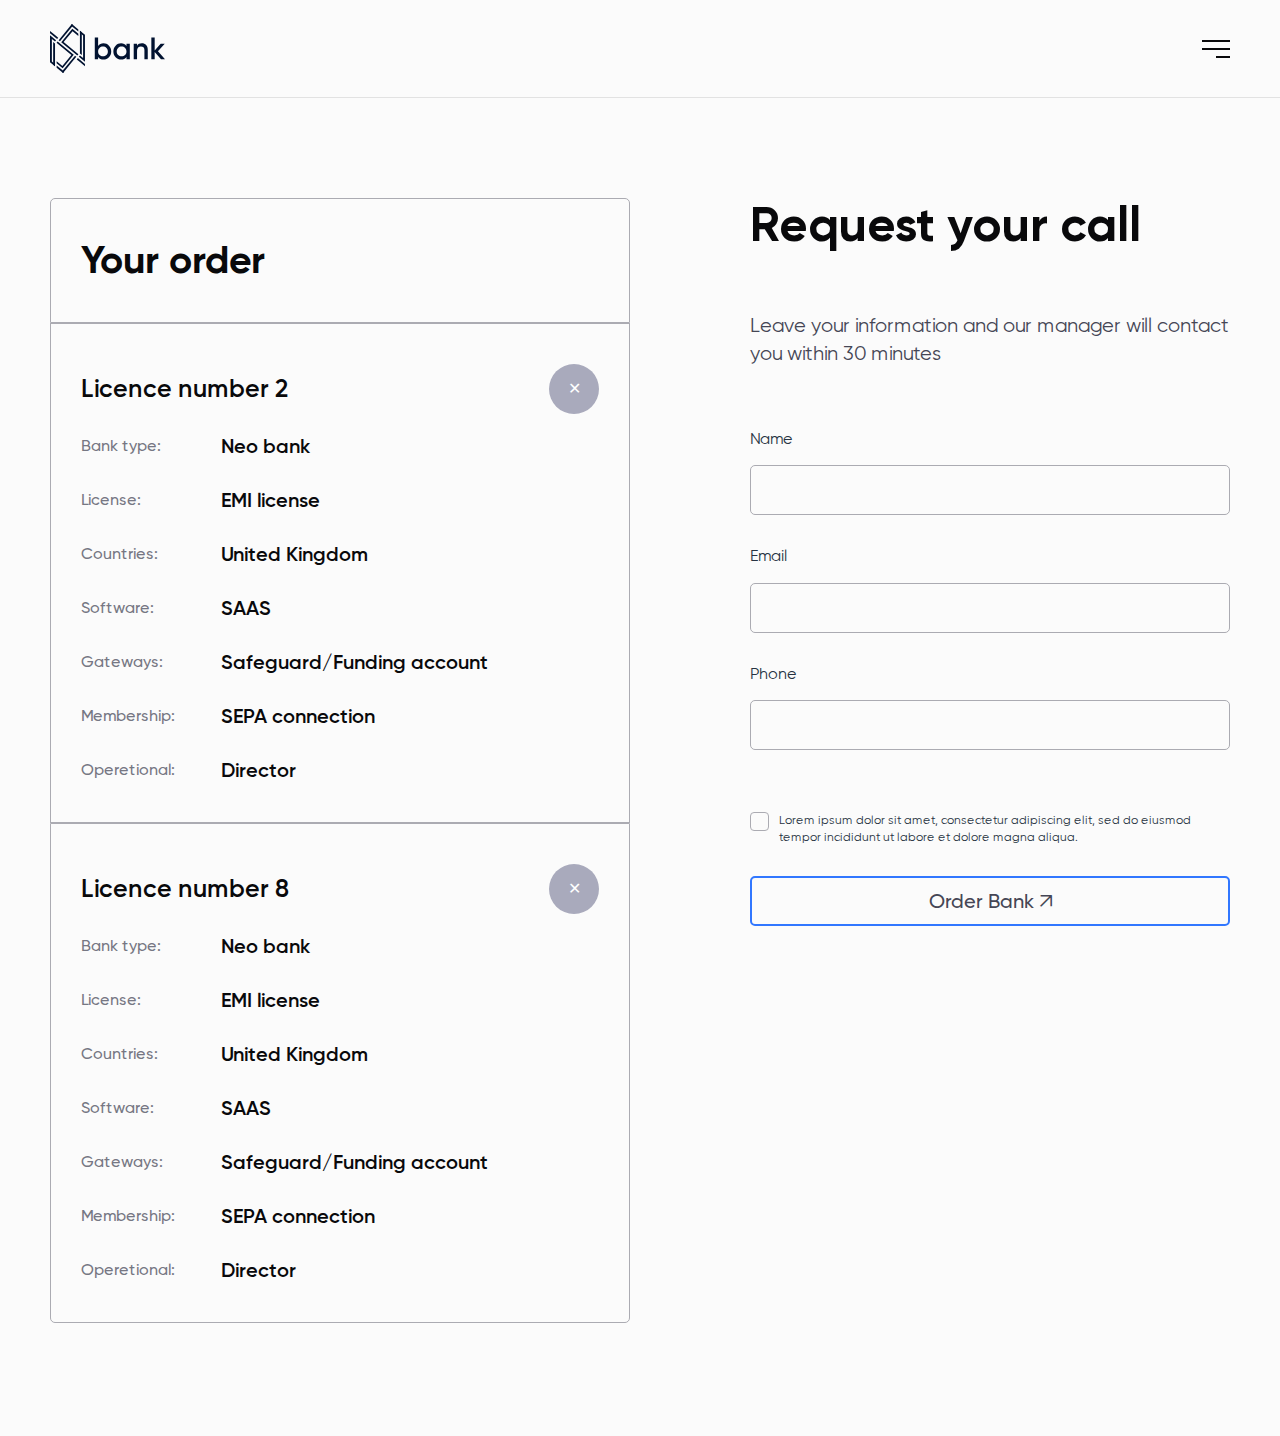
<file: order.html>
<!DOCTYPE html>
<html lang="en">
<head>
    <meta charset="UTF-8">
    <meta http-equiv="X-UA-Compatible" content="IE=edge">
    <meta name="viewport" content="width=device-width, initial-scale=1.0">
    <link rel="stylesheet" href="css/style.min.css?_v=20231014143010">
    <title></title>
</head>

<body>
  <div class="wrapper">
    <header class="header header-construct">
    <div class="header__container">
        <div class="header__wrapper header-construct__wrapper">
            <a class="header__logo header-logo" href="index.html">
                <div class="header-logo__images">
                    <img src="img/logo-header.svg" alt="Logotype">
                </div>
            </a>
            <div class="header__menu menu-construct">
                <nav class="menu-construct__body">
                    <ul class="menu-construct__list">
                        <div class="menu-construct__btn btn-menu">
                            <a class="btn-menu__log _icon-arrow" href="#">Log In</a>
                            <a class="btn-menu__start btn-menu__start-construct _icon-arrow" href="#">Get Started</a>
                        </div>
                        <li class="menu-construct__item"><a href="index.html" class="menu-construct__link">Home</a></li>
                        <li class="menu-construct__item"><a href="#" class="menu-construct__link">Sell</a></li>
                        <li class="menu-construct__item"><a href="#" class="menu-construct__link">Contact</a></li>
                        <li class="menu__item"><a href="our-products.html" class="menu__link">Our products</a></li>
                    </ul>
                </nav>
            </div>
            <button type="button" class="icon-menu-construct">
                <span></span>
            </button>
        </div>
    </div>
</header>
    <main class="page__order order">
      <div class="order__container">


        <div class="content-create">
          <div class="content-create__body">
            <div class="content-create__order order-create">
              <h2 class="order-create__title">Your order</h2>
              <article class="order-create__item item-order">
                <div class="item-order__body">
                  <div class="item-order__top">
                    <h3 class="item-order__title">
                      Licence number 2
                    </h3>
                    <button class="item-order__del" type="button">✕</button>
                  </div>
                  <div class="item-order__content order-content">
                    <div class="order-content__item">
                      <div class="order-content__label">Bank type:</div>
                      <div class="order-content__text">Neo bank</div>
                    </div>
                    <div class="order-content__item">
                      <div class="order-content__label">License:</div>
                      <div class="order-content__text">EMI license</div>
                    </div>
                    <div class="order-content__item">
                      <div class="order-content__label">Countries:</div>
                      <div class="order-content__text">United Kingdom</div>
                    </div>
                    <div class="order-content__item">
                      <div class="order-content__label">Software:</div>
                      <div class="order-content__text">SAAS</div>
                    </div>
                    <div class="order-content__item">
                      <div class="order-content__label">Gateways:</div>
                      <div class="order-content__text">Safeguard/Funding account</div>
                    </div>
                    <div class="order-content__item">
                      <div class="order-content__label">Membership:</div>
                      <div class="order-content__text">SEPA connection</div>
                    </div>
                    <div class="order-content__item">
                      <div class="order-content__label">Operetional:</div>
                      <div class="order-content__text">Director</div>
                    </div>
                  </div>
                </div>
              </article>
              <article class="order-create__item item-order">
                <div class="item-order__body">
                  <div class="item-order__top">
                    <h3 class="item-order__title">
                      Licence number 8
                    </h3>
                    <button class="item-order__del" type="button">✕</button>
                  </div>
                  <div class="item-order__content order-content">
                    <div class="order-content__item">
                      <div class="order-content__label">Bank type:</div>
                      <div class="order-content__text">Neo bank</div>
                    </div>
                    <div class="order-content__item">
                      <div class="order-content__label">License:</div>
                      <div class="order-content__text">EMI license</div>
                    </div>
                    <div class="order-content__item">
                      <div class="order-content__label">Countries:</div>
                      <div class="order-content__text">United Kingdom</div>
                    </div>
                    <div class="order-content__item">
                      <div class="order-content__label">Software:</div>
                      <div class="order-content__text">SAAS</div>
                    </div>
                    <div class="order-content__item">
                      <div class="order-content__label">Gateways:</div>
                      <div class="order-content__text">Safeguard/Funding account</div>
                    </div>
                    <div class="order-content__item">
                      <div class="order-content__label">Membership:</div>
                      <div class="order-content__text">SEPA connection</div>
                    </div>
                    <div class="order-content__item">
                      <div class="order-content__label">Operetional:</div>
                      <div class="order-content__text">Director</div>
                    </div>
                  </div>
                </div>
              </article>
            </div>
            <div class="content-create__feedback feedback">
              <h2 class="feedback__title">
                Request your call
              </h2>
              <div class="feedback__text">
                <p>
                  Leave your information and our manager will contact you within 30 minutes
                </p>
              </div>
              <div class="feedback__item">
                <label for="formName" class="form__label">Name</label>
                <input id="formName" type="text" name="name" class="form__input" required>
              </div>
              <div class="feedback__item">
                <label for="formEmail" class="form__label">Email</label>
                <input id="formEmail" type="email" name="email" class="form__input" required>
              </div>
              <div class="feedback__item feedback__item_bottom">
                <label for="formPhone" class="form__label">Phone</label>
                <input id="formPhone" type="tel" name="phone" class="form__input" required>
              </div>
              <div class="feedback__item">
                <div class="feedback__checkbox checkbox-feedback">
                  <input id="formAgreement" type="checkbox" name="agreement" class="checkbox-feedback__input">
                  <label for="formAgreement" class="checkbox-feedback__label">Lorem ipsum dolor sit amet,
                    consectetur adipiscing elit, sed do eiusmod tempor incididunt ut labore et dolore magna
                    aliqua.</label>
                </div>
              </div>
              <button type="submit" class="feedback__button _icon-arrow">Order Bank</button>
            </div>
          </div>
        </div>

      </div>
    </main>
  </div>


  <script src="js/app.min.js?_v=20231014143010"></script>
</body>

</html>
</file>
<file: css/style.min.css>
@charset "UTF-8";@font-face{font-family:swiper-icons;src:url("data:application/font-woff;charset=utf-8;base64, [base64]//wADZ2x5ZgAAAywAAADMAAAD2MHtryVoZWFkAAABbAAAADAAAAA2E2+eoWhoZWEAAAGcAAAAHwAAACQC9gDzaG10eAAAAigAAAAZAAAArgJkABFsb2NhAAAC0AAAAFoAAABaFQAUGG1heHAAAAG8AAAAHwAAACAAcABAbmFtZQAAA/gAAAE5AAACXvFdBwlwb3N0AAAFNAAAAGIAAACE5s74hXjaY2BkYGAAYpf5Hu/j+W2+MnAzMYDAzaX6QjD6/4//Bxj5GA8AuRwMYGkAPywL13jaY2BkYGA88P8Agx4j+/8fQDYfA1AEBWgDAIB2BOoAeNpjYGRgYNBh4GdgYgABEMnIABJzYNADCQAACWgAsQB42mNgYfzCOIGBlYGB0YcxjYGBwR1Kf2WQZGhhYGBiYGVmgAFGBiQQkOaawtDAoMBQxXjg/wEGPcYDDA4wNUA2CCgwsAAAO4EL6gAAeNpj2M0gyAACqxgGNWBkZ2D4/wMA+xkDdgAAAHjaY2BgYGaAYBkGRgYQiAHyGMF8FgYHIM3DwMHABGQrMOgyWDLEM1T9/w8UBfEMgLzE////P/5//f/V/xv+r4eaAAeMbAxwIUYmIMHEgKYAYjUcsDAwsLKxc3BycfPw8jEQA/[base64]/uznmfPFBNODM2K7MTQ45YEAZqGP81AmGGcF3iPqOop0r1SPTaTbVkfUe4HXj97wYE+yNwWYxwWu4v1ugWHgo3S1XdZEVqWM7ET0cfnLGxWfkgR42o2PvWrDMBSFj/IHLaF0zKjRgdiVMwScNRAoWUoH78Y2icB/yIY09An6AH2Bdu/UB+yxopYshQiEvnvu0dURgDt8QeC8PDw7Fpji3fEA4z/PEJ6YOB5hKh4dj3EvXhxPqH/SKUY3rJ7srZ4FZnh1PMAtPhwP6fl2PMJMPDgeQ4rY8YT6Gzao0eAEA409DuggmTnFnOcSCiEiLMgxCiTI6Cq5DZUd3Qmp10vO0LaLTd2cjN4fOumlc7lUYbSQcZFkutRG7g6JKZKy0RmdLY680CDnEJ+UMkpFFe1RN7nxdVpXrC4aTtnaurOnYercZg2YVmLN/d/gczfEimrE/fs/bOuq29Zmn8tloORaXgZgGa78yO9/cnXm2BpaGvq25Dv9S4E9+5SIc9PqupJKhYFSSl47+Qcr1mYNAAAAeNptw0cKwkAAAMDZJA8Q7OUJvkLsPfZ6zFVERPy8qHh2YER+3i/BP83vIBLLySsoKimrqKqpa2hp6+jq6RsYGhmbmJqZSy0sraxtbO3sHRydnEMU4uR6yx7JJXveP7WrDycAAAAAAAH//wACeNpjYGRgYOABYhkgZgJCZgZNBkYGLQZtIJsFLMYAAAw3ALgAeNolizEKgDAQBCchRbC2sFER0YD6qVQiBCv/H9ezGI6Z5XBAw8CBK/m5iQQVauVbXLnOrMZv2oLdKFa8Pjuru2hJzGabmOSLzNMzvutpB3N42mNgZGBg4GKQYzBhYMxJLMlj4GBgAYow/P/PAJJhLM6sSoWKfWCAAwDAjgbRAAB42mNgYGBkAIIbCZo5IPrmUn0hGA0AO8EFTQAA") format("woff");font-weight:400;font-style:normal}:root{--swiper-theme-color:#007aff}.swiper{margin-left:auto;margin-right:auto;position:relative;overflow:hidden;list-style:none;padding:0;z-index:1}.swiper-vertical>.swiper-wrapper{-webkit-box-orient:vertical;-webkit-box-direction:normal;-ms-flex-direction:column;flex-direction:column}.swiper-wrapper{position:relative;width:100%;height:100%;z-index:1;display:-webkit-box;display:-ms-flexbox;display:flex;-webkit-transition-property:-webkit-transform;transition-property:-webkit-transform;-o-transition-property:transform;transition-property:transform;transition-property:transform,-webkit-transform;-webkit-box-sizing:content-box;box-sizing:content-box}.swiper-android .swiper-slide,.swiper-wrapper{-webkit-transform:translate3d(0,0,0);transform:translate3d(0,0,0)}.swiper-pointer-events{-ms-touch-action:pan-y;touch-action:pan-y}.swiper-pointer-events.swiper-vertical{-ms-touch-action:pan-x;touch-action:pan-x}.swiper-slide{-ms-flex-negative:0;flex-shrink:0;width:100%;height:100%;position:relative;-webkit-transition-property:-webkit-transform;transition-property:-webkit-transform;-o-transition-property:transform;transition-property:transform;transition-property:transform,-webkit-transform}.swiper-slide-invisible-blank{visibility:hidden}.swiper-autoheight,.swiper-autoheight .swiper-slide{height:auto}.swiper-autoheight .swiper-wrapper{-webkit-box-align:start;-ms-flex-align:start;align-items:flex-start;-webkit-transition-property:height,-webkit-transform;transition-property:height,-webkit-transform;-o-transition-property:transform,height;transition-property:transform,height;transition-property:transform,height,-webkit-transform}.swiper-3d,.swiper-3d.swiper-css-mode .swiper-wrapper{-webkit-perspective:1200px;perspective:1200px}.swiper-3d .swiper-cube-shadow,.swiper-3d .swiper-slide,.swiper-3d .swiper-slide-shadow,.swiper-3d .swiper-slide-shadow-bottom,.swiper-3d .swiper-slide-shadow-left,.swiper-3d .swiper-slide-shadow-right,.swiper-3d .swiper-slide-shadow-top,.swiper-3d .swiper-wrapper{-webkit-transform-style:preserve-3d;transform-style:preserve-3d}.swiper-3d .swiper-slide-shadow,.swiper-3d .swiper-slide-shadow-bottom,.swiper-3d .swiper-slide-shadow-left,.swiper-3d .swiper-slide-shadow-right,.swiper-3d .swiper-slide-shadow-top{position:absolute;left:0;top:0;width:100%;height:100%;pointer-events:none;z-index:10}.swiper-3d .swiper-slide-shadow{background:rgba(0,0,0,.15)}.swiper-3d .swiper-slide-shadow-left{background-image:-webkit-gradient(linear,right top,left top,from(rgba(0,0,0,.5)),to(rgba(0,0,0,0)));background-image:-o-linear-gradient(right,rgba(0,0,0,.5),rgba(0,0,0,0));background-image:linear-gradient(to left,rgba(0,0,0,.5),rgba(0,0,0,0))}.swiper-3d .swiper-slide-shadow-right{background-image:-webkit-gradient(linear,left top,right top,from(rgba(0,0,0,.5)),to(rgba(0,0,0,0)));background-image:-o-linear-gradient(left,rgba(0,0,0,.5),rgba(0,0,0,0));background-image:linear-gradient(to right,rgba(0,0,0,.5),rgba(0,0,0,0))}.swiper-3d .swiper-slide-shadow-top{background-image:-webkit-gradient(linear,left bottom,left top,from(rgba(0,0,0,.5)),to(rgba(0,0,0,0)));background-image:-o-linear-gradient(bottom,rgba(0,0,0,.5),rgba(0,0,0,0));background-image:linear-gradient(to top,rgba(0,0,0,.5),rgba(0,0,0,0))}.swiper-3d .swiper-slide-shadow-bottom{background-image:-webkit-gradient(linear,left top,left bottom,from(rgba(0,0,0,.5)),to(rgba(0,0,0,0)));background-image:-o-linear-gradient(top,rgba(0,0,0,.5),rgba(0,0,0,0));background-image:linear-gradient(to bottom,rgba(0,0,0,.5),rgba(0,0,0,0))}.swiper-css-mode>.swiper-wrapper{overflow:auto;scrollbar-width:none;-ms-overflow-style:none}.swiper-css-mode>.swiper-wrapper::-webkit-scrollbar{display:none}.swiper-css-mode>.swiper-wrapper>.swiper-slide{scroll-snap-align:start start}.swiper-horizontal.swiper-css-mode>.swiper-wrapper{-ms-scroll-snap-type:x mandatory;scroll-snap-type:x mandatory}.swiper-vertical.swiper-css-mode>.swiper-wrapper{-ms-scroll-snap-type:y mandatory;scroll-snap-type:y mandatory}.swiper-centered>.swiper-wrapper::before{content:"";-ms-flex-negative:0;flex-shrink:0;-webkit-box-ordinal-group:10000;-ms-flex-order:9999;order:9999}.swiper-centered.swiper-horizontal>.swiper-wrapper>.swiper-slide:first-child{-webkit-margin-start:var(--swiper-centered-offset-before);margin-inline-start:var(--swiper-centered-offset-before)}.swiper-centered.swiper-horizontal>.swiper-wrapper::before{height:100%;width:var(--swiper-centered-offset-after)}.swiper-centered.swiper-vertical>.swiper-wrapper>.swiper-slide:first-child{-webkit-margin-before:var(--swiper-centered-offset-before);margin-block-start:var(--swiper-centered-offset-before)}.swiper-centered.swiper-vertical>.swiper-wrapper::before{width:100%;height:var(--swiper-centered-offset-after)}.swiper-centered>.swiper-wrapper>.swiper-slide{scroll-snap-align:center center}.swiper-fade.swiper-free-mode .swiper-slide{-webkit-transition-timing-function:ease-out;-o-transition-timing-function:ease-out;transition-timing-function:ease-out}.swiper-fade .swiper-slide{pointer-events:none;-webkit-transition-property:opacity;-o-transition-property:opacity;transition-property:opacity}.swiper-fade .swiper-slide .swiper-slide{pointer-events:none}.swiper-fade .swiper-slide-active,.swiper-fade .swiper-slide-active .swiper-slide-active{pointer-events:auto}@font-face{font-family:Gilroy;font-display:swap;src:url(../fonts/Gilroy-ExtraBold.woff2) format("woff2"),url(../fonts/Gilroy-ExtraBold.woff) format("woff");font-weight:800;font-style:normal}@font-face{font-family:Gilroy;font-display:swap;src:url(../fonts/Gilroy-Bold.woff2) format("woff2"),url(../fonts/Gilroy-Bold.woff) format("woff");font-weight:700;font-style:normal}@font-face{font-family:Gilroy;font-display:swap;src:url(../fonts/Gilroy-Medium.woff2) format("woff2"),url(../fonts/Gilroy-Medium.woff) format("woff");font-weight:500;font-style:normal}@font-face{font-family:Gilroy;font-display:swap;src:url(../fonts/Gilroy-SemiBold.woff2) format("woff2"),url(../fonts/Gilroy-SemiBold.woff) format("woff");font-weight:600;font-style:normal}@font-face{font-family:Gilroy;font-display:swap;src:url(../fonts/Gilroy-Regular.woff2) format("woff2"),url(../fonts/Gilroy-Regular.woff) format("woff");font-weight:400;font-style:normal}@font-face{font-family:icons;font-display:swap;src:url(../fonts/icons.woff2) format("woff2"),url(../fonts/icons.woff) format("woff");font-weight:400;font-style:normal}[class*=_icon-]::before{font-family:icons;font-style:normal;font-weight:400;font-variant:normal;text-transform:none;line-height:1;-webkit-font-smoothing:antialiased;-moz-osx-font-smoothing:grayscale}[class*=_icon-]::before{display:block}._icon-arrow:before{content:"\e900"}._icon-arrow-right:before{content:"\e903"}._icon-arrow-spol:before{content:"\e904"}._icon-arrow-up:before{content:"\e905"}._icon-paper-plane:before{content:"\e90e"}*,::after,::before{padding:0;margin:0;border:0;-webkit-box-sizing:border-box;box-sizing:border-box}a{text-decoration:none;color:inherit}li,ol,ul{list-style:none}img{vertical-align:top}h1,h2,h3,h4,h5,h6{font-weight:inherit;font-size:inherit}input,select,textarea{font:inherit}button{padding:0;border:none;font:inherit;color:inherit;background-color:transparent;cursor:pointer}html{height:100%}body{font-family:Gilroy;font-size:1rem;font-weight:500;height:100%;background-color:#fbfbfb;color:#454655}body._lock{overflow:hidden;-ms-touch-action:none;touch-action:none;-ms-scroll-chaining:none;overscroll-behavior:none}.no-scroll{overflow:hidden;-ms-touch-action:none;touch-action:none}.slider__box{min-height:0;min-width:0}.wrapper{min-height:100%;display:-webkit-box;display:-ms-flexbox;display:flex;-webkit-box-orient:vertical;-webkit-box-direction:normal;-ms-flex-direction:column;flex-direction:column;overflow:hidden}.wrapper>main{-webkit-box-flex:1;-ms-flex:1 1 auto;flex:1 1 auto}.wrapper>*{min-width:0}[class*=__container]{max-width:77.5rem;margin:0 auto;padding:0 1.875rem}[class*=-ibg]{position:relative}[class*=-ibg] img{position:absolute;width:100%;height:100%;top:0;left:0;-o-object-fit:cover;object-fit:cover}[class*=-ibg_contain] img{-o-object-fit:contain;object-fit:contain}.page__cover{padding-top:10rem;margin-bottom:180px}.page__license{margin-bottom:12.5rem}.page__construct{margin-bottom:5.625rem}.page__top-main{padding-top:9.375rem;padding-bottom:4.6875rem}.page__integ{padding-bottom:297px}.page__brends{padding-top:200px;padding-bottom:200px}.page__counter{padding-top:260px;padding-bottom:800px}.page__table{padding-top:7.9375rem;padding-bottom:280px}.page__order{padding-top:6.25rem;padding-bottom:113px}.label-content{display:-webkit-inline-box;display:-ms-inline-flexbox;display:inline-flex;-webkit-box-orient:horizontal;-webkit-box-direction:reverse;-ms-flex-direction:row-reverse;flex-direction:row-reverse;-webkit-box-align:center;-ms-flex-align:center;align-items:center;color:#09090b;font-size:1.25rem;line-height:140%}.label-content:not(:last-child){margin-bottom:2em}.label-content::before{font-size:.9375rem;margin-left:.3125rem;-webkit-transform:rotate(180deg);-ms-transform:rotate(180deg);transform:rotate(180deg)}.title-panel{color:#09090b;text-shadow:0 0 30px 0 #fff,0 0 50px 0 #fff;font-size:2.4375rem;font-weight:700;line-height:normal}.title-panel:not(:last-child){margin-bottom:1.1538461538em}.text-panel{max-width:43.75rem;line-height:140%}.text-panel p:not(:last-child){margin-bottom:1.25em}.price__item{max-width:14.375rem;height:100%;border-radius:.3125rem;border:.0625rem solid #a9aabc}.item-price__body{height:100%;display:-webkit-box;display:-ms-flexbox;display:flex;-webkit-box-orient:vertical;-webkit-box-direction:normal;-ms-flex-direction:column;flex-direction:column;-webkit-box-align:center;-ms-flex-align:center;align-items:center;-webkit-box-pack:center;-ms-flex-pack:center;justify-content:center}.item-price__images{position:relative;height:100%;-webkit-transform:translate(0,-40px);-ms-transform:translate(0,-40px);transform:translate(0,-40px)}.item-price__images::before{content:"";position:absolute;width:100%;height:100%;background-repeat:no-repeat;opacity:0;visibility:hidden}.no-webp .item-price__images_1::before{background-image:url(../img/lic/1.2.png)}.no-webp .item-price__images_2::before{background-image:url(../img/lic/2.2.png)}.no-webp .item-price__images_3::before{background-image:url(../img/lic/3.2.png)}.no-webp .item-price__images_4::before{background-image:url(../img/lic/4.2.png)}.no-webp .item-price__images_5::before{background-image:url(../img/lic/5.2.png)}.no-webp .item-price__images_6::before{background-image:url(../img/lic/3.2.png)}.no-webp .item-price__images_7::before{background-image:url(../img/lic/4.2.png)}.item-price__label{color:#09090b;font-size:1.5625rem;font-weight:600;line-height:140%;text-align:center}.item-price__label:not(:last-child){margin-bottom:1.2em}.item-price__sum{position:relative;width:10.625rem;min-height:4rem;display:-webkit-box;display:-ms-flexbox;display:flex;-webkit-box-orient:vertical;-webkit-box-direction:normal;-ms-flex-direction:column;flex-direction:column;-webkit-box-align:center;-ms-flex-align:center;align-items:center;-webkit-box-pack:center;-ms-flex-pack:center;justify-content:center;padding:.3125rem;border:.0625rem solid #a9aabc;background:#f1f1f1}.item-price__sum::after,.item-price__sum::before{content:"";position:absolute;width:.25rem;height:.25rem;background-color:#767783;top:0}.item-price__sum::before{left:0}.item-price__sum::after{right:0}.sum-price__body{position:relative;width:100%;text-align:center}.sum-price__body span{font-weight:400;line-height:140%}.sum-price__body::after,.sum-price__body::before{content:"";position:absolute;width:.25rem;height:.25rem;background-color:#767783;bottom:-.375rem;z-index:2}.sum-price__body::before{left:-.375rem}.sum-price__body::after{right:-.375rem}.sum-price__num{color:#09090b;font-size:1.25rem;font-weight:700;line-height:140%}.card-grid{display:-ms-grid;display:grid;-ms-grid-columns:(1fr)[3];grid-template-columns:repeat(3,1fr);gap:1.25rem;margin-bottom:100px}.card-grid__item{height:100%;cursor:pointer}.card__item{display:-webkit-box;display:-ms-flexbox;display:flex;-webkit-box-align:center;-ms-flex-align:center;align-items:center;-webkit-box-pack:justify;-ms-flex-pack:justify;justify-content:space-between;height:116px;border-radius:.3125rem;border:.0625rem solid #454655}.item-card__label{max-width:16.9375rem;color:#09090b;font-size:25px;font-weight:600;line-height:115%;padding-left:35px}.checkbox-tab_card{-webkit-box-flex:0;-ms-flex:0 0 1.5rem;flex:0 0 1.5rem;padding:0 1.875rem 0 .625rem}.button-construct{display:-webkit-box;display:-ms-flexbox;display:flex;-webkit-box-align:center;-ms-flex-align:center;align-items:center;-webkit-box-pack:end;-ms-flex-pack:end;justify-content:end;width:100%;position:fixed;z-index:3;bottom:0;right:14%;font-size:1.25rem;font-style:italic;gap:17px;padding:2.25rem 2.25rem 3.75rem 2.25rem}.button-construct::before{content:"";position:absolute;background:-webkit-gradient(linear,left top,left bottom,from(rgba(251,251,251,0)),color-stop(27.59%,rgba(251,251,251,.9)));background:-o-linear-gradient(top,rgba(251,251,251,0) 0,rgba(251,251,251,.9) 27.59%);background:linear-gradient(180deg,rgba(251,251,251,0) 0,rgba(251,251,251,.9) 27.59%);width:100%;height:100%;top:0;left:0;right:0;bottom:0;z-index:-1}.button-construct__back{display:-webkit-box;display:-ms-flexbox;display:flex;-webkit-box-orient:horizontal;-webkit-box-direction:normal;-ms-flex-direction:row;flex-direction:row;-webkit-box-align:center;-ms-flex-align:center;align-items:center;border-radius:.3125rem;border:.0625rem solid #454655;padding-top:20px;padding-bottom:20px;padding-right:30px;padding-left:30px}.button-construct__back::before{-webkit-transform:rotate(180deg);-ms-transform:rotate(180deg);transform:rotate(180deg);margin-right:25px}.button-construct__next{display:-webkit-box;display:-ms-flexbox;display:flex;-webkit-box-orient:horizontal;-webkit-box-direction:reverse;-ms-flex-direction:row-reverse;flex-direction:row-reverse;-webkit-box-align:center;-ms-flex-align:center;align-items:center;border-radius:.3125rem;border:.0625rem solid #454655;padding-top:20px;padding-bottom:20px;padding-right:30px;padding-left:30px}.button-construct__next::before{margin-left:25px}.checkbox-tab__input{display:none}.checkbox-tab__label{display:-webkit-box;display:-ms-flexbox;display:flex;-webkit-box-align:center;-ms-flex-align:center;align-items:center;position:relative;cursor:pointer;color:#5f5f5f;font-size:.75rem;font-style:normal;font-weight:400;line-height:140%}.checkbox-tab__label::before{content:"";-ms-flex-item-align:start;align-self:flex-start;-webkit-box-flex:0;-ms-flex:0 0 1.5rem;flex:0 0 1.5rem;height:1.5rem;border:.0625rem solid #454655;border-radius:4px;margin:0 .5rem 0 0;opacity:0;visibility:hidden;-webkit-transition:all .1s ease 0s;-o-transition:all .1s ease 0s;transition:all .1s ease 0s}.checkbox-tab__label::after{content:"";width:1.5rem;height:1.5rem;position:absolute;top:.4375rem;left:.3125rem;-webkit-transition:all .3s ease 0s;-o-transition:all .3s ease 0s;transition:all .3s ease 0s}.checkbox-tab_countries{-webkit-box-flex:0;-ms-flex:0 0 1.5rem;flex:0 0 1.5rem;margin-left:auto}.checkbox-tab__input:checked+.checkbox-tab__label::after{background-image:url(../img/check.svg);background-repeat:no-repeat}.checkbox-tab__input:checked+.checkbox-tab__label::before{opacity:1;visibility:visible}.tabs{position:relative}.tabs__scroll{overflow-x:scroll;overflow-y:hidden;width:100%;height:100%;scrollbar-width:none}.tabs__scroll::-webkit-scrollbar{width:0;height:0}.tabs__list{width:1180px;white-space:nowrap;list-style-type:none;padding:0;margin:0;display:-webkit-box;display:-ms-flexbox;display:flex;-webkit-box-align:center;-ms-flex-align:center;align-items:center;-webkit-box-pack:justify;-ms-flex-pack:justify;justify-content:space-between;gap:3.125rem}.tabs__item{color:#767783;font-size:1rem;line-height:140%;white-space:nowrap}.tabs__btn{padding-top:1.5625rem;padding-bottom:1.375rem;padding-left:15px;padding-right:15px;border-bottom:.1875rem solid transparent;color:#454655;cursor:pointer}.tabs__btn--active{color:#09090b;font-size:1rem;font-weight:600;line-height:140%;border-bottom:.1875rem solid #3177ff}.tabs__content{position:relative;display:none;border-top:.0625rem solid rgba(9,9,11,.1);padding-top:5.3125rem;padding-left:15px}.tabs__content--active{display:block}.tabs__content::before{content:"";position:absolute;border-top:.0625rem solid rgba(9,9,11,.1);width:100%;left:-100%;top:-.0625rem}.tabs__content::after{content:"";position:absolute;border-top:.0625rem solid rgba(9,9,11,.1);width:100%;right:-100%;top:-.0625rem}.tab__panel{display:none}.tab__panel--active{display:block}.tab-check_active{border:.0625rem solid #3177ff!important}.tab-check_active .map-countries path{fill:#3177ff}.tab-check_active .item-price__images::before{opacity:1;visibility:visible}.header{border-bottom:.0625rem solid rgba(9,9,11,.1)}.header__wrapper{display:-webkit-box;display:-ms-flexbox;display:flex;-webkit-box-align:center;-ms-flex-align:center;align-items:center;-webkit-box-pack:justify;-ms-flex-pack:justify;justify-content:space-between;gap:1.5625rem;padding:.9375rem 0}.header__left{display:-webkit-box;display:-ms-flexbox;display:flex;-webkit-box-align:center;-ms-flex-align:center;align-items:center;-webkit-box-pack:justify;-ms-flex-pack:justify;justify-content:space-between;gap:1.5625rem}.header__menu{margin-right:auto;margin-left:calc(0px + 95 * ((100vw - 320px)/ 1120))}.menu__list{display:-webkit-box;display:-ms-flexbox;display:flex;-webkit-box-align:center;-ms-flex-align:center;align-items:center;gap:40px;color:#09090b;line-height:normal;-ms-flex-wrap:wrap;flex-wrap:wrap}.menu__item{-webkit-transition:color .3s ease 0s;-o-transition:color .3s ease 0s;transition:color .3s ease 0s}.menu__btn{display:-webkit-box;display:-ms-flexbox;display:flex;-webkit-box-align:center;-ms-flex-align:center;align-items:center;gap:30px}.spollers__title{display:-webkit-box;display:-ms-flexbox;display:flex;-webkit-box-orient:horizontal;-webkit-box-direction:reverse;-ms-flex-direction:row-reverse;flex-direction:row-reverse;-webkit-box-align:center;-ms-flex-align:center;align-items:center;white-space:nowrap}.spollers__title::before{font-size:.625rem;margin-left:.25rem;-webkit-transform:rotate(-90deg);-ms-transform:rotate(-90deg);transform:rotate(-90deg);-webkit-transition:-webkit-transform .3s ease 0s;transition:-webkit-transform .3s ease 0s;-o-transition:transform .3s ease 0s;transition:transform .3s ease 0s;transition:transform .3s ease 0s,-webkit-transform .3s ease 0s}.spollers__title._spoller-active::before{-webkit-transform:rotate(0);-ms-transform:rotate(0);transform:rotate(0)}.spollers__body{position:absolute;-webkit-box-shadow:1.25rem 1.25rem 3.75rem #d5d5d5,-1.25rem 3.75rem 3.75rem #fff;box-shadow:1.25rem 1.25rem 3.75rem #d5d5d5,-1.25rem 3.75rem 3.75rem #fff}.spollers__body-main{-webkit-box-shadow:none;box-shadow:none}.spollers__list{display:-ms-grid;display:grid;gap:.625rem;border-radius:10px;color:#454655;background:#fbfbfb;padding:1.25rem .625rem}.btn-menu__log,.btn-menu__start{display:-webkit-box;display:-ms-flexbox;display:flex;-webkit-box-orient:horizontal;-webkit-box-direction:reverse;-ms-flex-direction:row-reverse;flex-direction:row-reverse;-webkit-box-align:center;-ms-flex-align:center;align-items:center;white-space:nowrap;color:#09090b}.btn-menu__log::before,.btn-menu__start::before{font-size:.625rem;margin-left:.25rem}.icon-menu{display:none}.header-construct__wrapper{padding:1.5rem 0}.menu-construct__body{position:fixed;width:100%;height:100%;top:0;left:-100%;-webkit-transition:left .3s ease 0s;-o-transition:left .3s ease 0s;transition:left .3s ease 0s;overflow:auto;background-color:#fbfbfb;gap:1.875rem;padding-top:13.5625rem;padding-left:.9375rem;padding-right:.9375rem;padding-bottom:1.875rem;z-index:5}.menu-construct__body::before{content:"";position:fixed;width:100%;height:6.1875rem;top:0;left:-100%;background-color:#fbfbfb;z-index:2;-webkit-transition:left .3s ease 0s;-o-transition:left .3s ease 0s;transition:left .3s ease 0s;border-bottom:.0625rem solid rgba(9,9,11,.1)}.menu-construct-open .menu-construct__body{left:0}.menu-construct-open .menu-construct__body::before{left:0}.menu-construct__list{display:-webkit-box;display:-ms-flexbox;display:flex;-webkit-box-align:center;-ms-flex-align:center;align-items:center;color:#09090b;line-height:normal;-webkit-box-orient:vertical;-webkit-box-direction:normal;-ms-flex-direction:column;flex-direction:column;gap:2.5rem}.menu-construct__item{-webkit-transition:color .3s ease 0s;-o-transition:color .3s ease 0s;transition:color .3s ease 0s}.menu-construct__btn{display:-webkit-box;display:-ms-flexbox;display:flex;-webkit-box-align:center;-ms-flex-align:center;align-items:center;-webkit-box-orient:vertical;-webkit-box-direction:normal;-ms-flex-direction:column;flex-direction:column;gap:2.5rem;padding-bottom:2.625rem;border-bottom:.0625rem solid rgba(9,9,11,.1)}.btn-menu__start-construct{border:none!important}.icon-menu-construct{display:block;position:relative;width:1.75rem;height:1.125rem;cursor:pointer;z-index:5}.icon-menu-construct span,.icon-menu-construct::after,.icon-menu-construct::before{content:"";-webkit-transition:all .3s ease 0s;-o-transition:all .3s ease 0s;transition:all .3s ease 0s;right:0;position:absolute;width:100%;height:.125rem;background-color:#09090b}.icon-menu-construct::before{top:0}.icon-menu-construct::after{bottom:0;width:50%}.icon-menu-construct span{top:calc(50% - .0625rem)}.icon-menu-construct.menu-construct-open span{-webkit-transform:scale(0);-ms-transform:scale(0);transform:scale(0)}.icon-menu-construct.menu-construct-open::before{-webkit-transform:rotate(-45deg);-ms-transform:rotate(-45deg);transform:rotate(-45deg);top:calc(50% - .0625rem)}.icon-menu-construct.menu-construct-open::after{-webkit-transform:rotate(45deg);-ms-transform:rotate(45deg);transform:rotate(45deg);bottom:calc(50% - .0625rem);width:100%}.header-main{position:absolute;top:0;left:0;width:100%;background-color:transparent;border-color:rgba(255,255,255,.1)}.header-main__list{color:#fff}.header-main__log,.header-main__start{color:#fff}.footer__top{display:-webkit-box;display:-ms-flexbox;display:flex;-webkit-box-align:center;-ms-flex-align:center;align-items:center;-webkit-box-pack:justify;-ms-flex-pack:justify;justify-content:space-between;padding-bottom:1.25rem;border-bottom:.0625rem solid rgba(9,9,11,.1)}.footer__social{display:-webkit-box;display:-ms-flexbox;display:flex;-webkit-box-align:center;-ms-flex-align:center;align-items:center;gap:1.5625rem}.footer__body{display:-webkit-box;display:-ms-flexbox;display:flex;gap:1.25rem;padding:7.1875rem 0;border-bottom:.0625rem solid rgba(9,9,11,.1)}.footer__copy{color:#454655;font-size:.625rem;font-weight:400;line-height:140%;padding-top:1.25rem;padding-bottom:3.125rem}.body-footer__left{-webkit-box-flex:0;-ms-flex:0 1 50%;flex:0 1 50%}.body-footer__title{color:#09090b;font-size:31px;font-weight:600;line-height:normal}.body-footer__title:not(:last-child){margin-bottom:1.2903225806em}.body-footer__right{-webkit-box-flex:0;-ms-flex:0 1 50%;flex:0 1 50%;display:-webkit-box;display:-ms-flexbox;display:flex;-webkit-box-pack:end;-ms-flex-pack:end;justify-content:end;gap:calc(10px + 109 * ((100vw - 320px)/ 1120))}.updates__form{position:relative;max-width:30rem;margin-bottom:1.25rem}.updates__input{max-width:30rem;width:100%;height:60px;border-radius:27777.75rem;border:.0625rem solid #454655;color:#454655;background-color:#fbfbfb;padding-left:2.1875rem;padding-right:8.75rem}.updates__input::-webkit-input-placeholder{color:#767783;font-size:1rem;line-height:normal;opacity:.4399999976;-webkit-transition:opacity .3s ease-in-out;transition:opacity .3s ease-in-out}.updates__input::-moz-placeholder{color:#767783;font-size:1rem;line-height:normal;opacity:.4399999976;-moz-transition:opacity .3s ease-in-out;transition:opacity .3s ease-in-out}.updates__input:-ms-input-placeholder{color:#767783;font-size:1rem;line-height:normal;opacity:.4399999976;-ms-transition:opacity .3s ease-in-out;transition:opacity .3s ease-in-out}.updates__input::-ms-input-placeholder{color:#767783;font-size:1rem;line-height:normal;opacity:.4399999976;-ms-transition:opacity .3s ease-in-out;transition:opacity .3s ease-in-out}.updates__input::placeholder{color:#767783;font-size:1rem;line-height:normal;opacity:.4399999976;-webkit-transition:opacity .3s ease-in-out;-o-transition:opacity .3s ease-in-out;transition:opacity .3s ease-in-out}.updates__input:focus::-webkit-input-placeholder{opacity:0}.updates__input:focus::-moz-placeholder{opacity:0}.updates__input:focus:-ms-input-placeholder{opacity:0}.updates__input:focus::-ms-input-placeholder{opacity:0}.updates__input:focus::placeholder{opacity:0}.updates__input:hover::-webkit-input-placeholder{opacity:0}.updates__input:hover::-moz-placeholder{opacity:0}.updates__input:hover:-ms-input-placeholder{opacity:0}.updates__input:hover::-ms-input-placeholder{opacity:0}.updates__input:hover::placeholder{opacity:0}.updates__btn{position:absolute;display:-webkit-box;display:-ms-flexbox;display:flex;-webkit-box-orient:horizontal;-webkit-box-direction:reverse;-ms-flex-direction:row-reverse;flex-direction:row-reverse;-webkit-box-align:center;-ms-flex-align:center;align-items:center;-webkit-box-pack:center;-ms-flex-pack:center;justify-content:center;width:7.6875rem;height:2.875rem;border-radius:27.75rem;background-color:#3177ff;color:#fff;font-size:1rem;font-weight:400;line-height:normal;top:.4375rem;right:.4375rem}.updates__btn::before{margin-left:.3125rem}.updates__privacy{font-size:.8125rem;font-weight:400;line-height:normal}.updates__privacy a{color:#3177ff}.spollers-footer__title{display:-webkit-box;display:-ms-flexbox;display:flex;-webkit-box-orient:horizontal;-webkit-box-direction:reverse;-ms-flex-direction:row-reverse;flex-direction:row-reverse;-webkit-box-align:center;-ms-flex-align:center;align-items:center;color:#09090b;font-size:1.125rem;font-weight:600;line-height:normal;margin-bottom:3.75rem}.spollers-footer__title::before{margin-left:.4375rem;font-size:.625rem;-webkit-transform:rotate(-90deg);-ms-transform:rotate(-90deg);transform:rotate(-90deg);-webkit-transition:-webkit-transform .3s ease 0s;transition:-webkit-transform .3s ease 0s;-o-transition:transform .3s ease 0s;transition:transform .3s ease 0s;transition:transform .3s ease 0s,-webkit-transform .3s ease 0s}.spollers-footer__title._spoller-active::before{-webkit-transform:rotate(0);-ms-transform:rotate(0);transform:rotate(0)}.spollers-footer__list{display:-ms-grid;display:grid;gap:1.5625rem;line-height:140%}.list-spollers-footer__item{white-space:nowrap}.footer-main{padding-top:164px;background-color:#011230}.footer-main__top{border-color:rgba(255,255,255,.1)}.footer-main__body{border-color:rgba(255,255,255,.1)}.footer-main__privacy{color:rgba(255,255,255,.5)}.footer-main__title{color:#fff}.footer-main__input{opacity:.44;background:rgba(255,255,255,.15);color:#fff}.footer-main__input::-webkit-input-placeholder{color:rgba(255,255,255,.5)}.footer-main__input::-moz-placeholder{color:rgba(255,255,255,.5)}.footer-main__input:-ms-input-placeholder{color:rgba(255,255,255,.5)}.footer-main__input::-ms-input-placeholder{color:rgba(255,255,255,.5)}.footer-main__input::placeholder{color:rgba(255,255,255,.5)}.footer-main__list-spollers{color:rgba(255,255,255,.75)}.footer-main__copy{color:rgba(255,255,255,.5)}.top-main{background-repeat:no-repeat;background-size:cover;background-position:top}.top-main__body{display:-webkit-box;display:-ms-flexbox;display:flex;-webkit-box-align:center;-ms-flex-align:center;align-items:center;-webkit-box-pack:justify;-ms-flex-pack:justify;justify-content:space-between;gap:2.1875rem}.top-main__content{-webkit-box-flex:0;-ms-flex:0 1 31.25rem;flex:0 1 31.25rem}.top-main__title{color:#fff;font-size:61px;font-weight:700;line-height:100%}.top-main__title span{color:#011230}.top-main__title:not(:last-child){margin-bottom:.3606557377em}.top-main__text{max-width:28.125rem;color:#fff;font-size:20px;font-weight:400;line-height:140%}.top-main__text:not(:last-child){margin-bottom:3em}.top-main__buttons{display:-webkit-box;display:-ms-flexbox;display:flex;-webkit-box-align:center;-ms-flex-align:center;align-items:center;gap:1rem;margin-bottom:152px}.top-main__social{display:-webkit-box;display:-ms-flexbox;display:flex;-webkit-box-align:center;-ms-flex-align:center;align-items:center;gap:1.9375rem}.top-main__amim{-webkit-box-flex:0;-ms-flex:0 1 40.5rem;flex:0 1 40.5rem}.create__btn{max-width:13rem;width:100%;min-height:3.125rem;padding:0 .625rem;display:-webkit-box;display:-ms-flexbox;display:flex;-webkit-box-align:center;-ms-flex-align:center;align-items:center;-webkit-box-pack:center;-ms-flex-pack:center;justify-content:center;-webkit-box-orient:horizontal;-webkit-box-direction:reverse;-ms-flex-direction:row-reverse;flex-direction:row-reverse;color:#fff;font-weight:500;line-height:normal;border-radius:.1875rem;background:#1763fb;white-space:nowrap;-webkit-transition:all .3s ease 0s;-o-transition:all .3s ease 0s;transition:all .3s ease 0s}.create__btn::before{font-size:.625rem;margin-left:.25rem}.buy__btn{max-width:15.375rem;width:100%;min-height:3.125rem;padding:0 .625rem;display:-webkit-box;display:-ms-flexbox;display:flex;-webkit-box-align:center;-ms-flex-align:center;align-items:center;-webkit-box-pack:center;-ms-flex-pack:center;justify-content:center;-webkit-box-orient:horizontal;-webkit-box-direction:reverse;-ms-flex-direction:row-reverse;flex-direction:row-reverse;color:#fff;font-weight:500;line-height:normal;border-radius:.1875rem;border:.0625rem solid #fff;white-space:nowrap}.buy__btn::before{font-size:.625rem;margin-left:.25rem}.need__body{display:-webkit-box;display:-ms-flexbox;display:flex;-webkit-box-align:center;-ms-flex-align:center;align-items:center;-webkit-box-pack:justify;-ms-flex-pack:justify;justify-content:space-between;gap:.625rem}.need__anim{-webkit-box-flex:0;-ms-flex:0 1 53.125rem;flex:0 1 53.125rem}.need__content{-webkit-box-flex:0;-ms-flex:0 1 33.125rem;flex:0 1 33.125rem}.need__title{color:#09090b;font-size:49px;font-style:normal;font-weight:600;line-height:100%}.need__title span{color:#1763fb}.need__title:not(:last-child){margin-bottom:1.0204081633em}.need__text{color:#454655;font-weight:400;line-height:140%}.need__text:not(:last-child){margin-bottom:3.125em}.need__btn{max-width:10.1875rem;width:100%;min-height:2.5rem;padding:0 .625rem;display:-webkit-box;display:-ms-flexbox;display:flex;-webkit-box-align:center;-ms-flex-align:center;align-items:center;-webkit-box-pack:center;-ms-flex-pack:center;justify-content:center;-webkit-box-orient:horizontal;-webkit-box-direction:reverse;-ms-flex-direction:row-reverse;flex-direction:row-reverse;color:#454655;line-height:normal;border-radius:20.8125rem;border:.0625rem solid #454655;-webkit-transition:all .3s ease 0s;-o-transition:all .3s ease 0s;transition:all .3s ease 0s}.need__btn::before{font-size:.625rem;margin-left:.25rem}.integ{background-repeat:no-repeat;background-size:cover;background-position:bottom}.integ__quote{position:relative;max-width:73.75rem;padding:70px;border-radius:.3125rem;background-color:#1c67fc;margin-bottom:-8.625rem;overflow:hidden}.integ__quote::before{content:"";position:absolute;width:160%;height:160%;background-image:url(../img/quotes.svg);background-repeat:no-repeat;background-size:contain;left:0;top:-5rem}.integ__quote:not(:last-child){margin-bottom:75px}.integ__content{padding-top:21.25rem;display:-ms-grid;display:grid;gap:2.5rem}.integ__content:not(:last-child){margin-bottom:5rem}.integ__above{color:#1763fb;text-align:center;font-size:1.25rem;font-weight:600;line-height:140%}.integ__title{max-width:32.5rem;color:#fff;text-align:center;font-size:49px;font-weight:600;line-height:100%;text-align:center;margin:0 auto}.integ__text{max-width:56.25rem;color:#f1f1f1;text-align:center;font-weight:400;line-height:140%;margin:0 auto}.integ__images-ibg{padding-bottom:56.3665855637%}.quote__body{position:relative;display:-webkit-box;display:-ms-flexbox;display:flex;-webkit-box-align:center;-ms-flex-align:center;align-items:center;gap:70px}.quote__name{-webkit-box-flex:0;-ms-flex:0 1 13.75rem;flex:0 1 13.75rem}.quote__name img{width:100%;height:100%}.quote__text{-webkit-box-flex:0;-ms-flex:0 1 46.875rem;flex:0 1 46.875rem;color:#fff;font-size:.9375rem;font-weight:400;line-height:140%}.quote__text p{margin-bottom:.9375rem}.brends-grid{display:-webkit-box;display:-ms-flexbox;display:flex;-webkit-box-align:center;-ms-flex-align:center;align-items:center;-webkit-box-pack:center;-ms-flex-pack:center;justify-content:center;-webkit-column-gap:150px;-moz-column-gap:150px;column-gap:150px;row-gap:2.9375rem;-ms-flex-wrap:wrap;flex-wrap:wrap}.no-webp .counter{background-image:url(../img/counter-bg.jpg)}.counter{background-repeat:no-repeat;background-size:cover;background-position:top}.counter__row{display:-ms-grid;display:grid;-ms-grid-columns:(1fr)[5];grid-template-columns:repeat(5,1fr);-webkit-box-align:center;-ms-flex-align:center;align-items:center;-webkit-box-pack:center;-ms-flex-pack:center;justify-content:center;color:#3177ff;font-size:49px;font-weight:800}.counter__item{display:-webkit-box;display:-ms-flexbox;display:flex;-webkit-box-orient:vertical;-webkit-box-direction:normal;-ms-flex-direction:column;flex-direction:column;-webkit-box-pack:center;-ms-flex-pack:center;justify-content:center;-webkit-box-align:center;-ms-flex-align:center;align-items:center;padding:0 .625rem}.item-counter__wrapper{display:-webkit-box;display:-ms-flexbox;display:flex;-webkit-box-align:center;-ms-flex-align:center;align-items:center}.item-counter label{color:#f1f1f1;font-size:20px;font-weight:400;line-height:180%;text-align:center;white-space:nowrap}.table{background-color:#011230}.table__title{max-width:32.5rem;color:#fff;text-align:center;font-size:49px;font-weight:600;line-height:100%;text-align:center;margin:0 auto 6.25rem auto}.table-grid{display:-ms-grid;display:grid;-ms-grid-columns:1fr;grid-template-columns:1fr;border-radius:.9375rem;border:.0625rem solid rgba(169,170,188,.5)}.table-grid:not(:last-child){margin-bottom:3.125rem}.table-grid-item{position:relative;border-bottom:.0625rem solid #555e76;border-top:.0625rem solid transparent}.table-grid-item:nth-child(2){border-top:.0625rem solid #555e76}.table-grid-item._add-styles{border-bottom:.0625rem solid #1763fb;border-top:.0625rem solid #1763fb;background:rgba(23,99,251,.05)}.table-grid-item._add-styles:nth-child(2){border-top:.0625rem solid #1763fb}.table-grid-item._add-styles .show-more__btn{left:1.875rem}.table-grid-item-header{display:none}.tible__header{min-height:4.375rem;display:-ms-grid;display:grid;-ms-grid-columns:30% 70%;grid-template-columns:30% 70%;gap:3.75rem;color:#fff;font-weight:600;line-height:normal;background-color:#1763fb;border-radius:.9375rem .9375rem 0 0;padding:0 2rem}.tible__item{display:-ms-grid;display:grid;-ms-grid-columns:30% 70%;grid-template-columns:30% 70%;gap:3.75rem;min-height:3.75rem;color:rgba(255,255,255,.6);line-height:normal;padding:.875rem 2rem}.header-tible__left{display:-webkit-box;display:-ms-flexbox;display:flex;-webkit-box-align:center;-ms-flex-align:center;align-items:center;-webkit-box-pack:justify;-ms-flex-pack:justify;justify-content:space-between;gap:calc(10px + 44 * ((100vw - 320px)/ 1120))}.header-tible__right{display:-ms-grid;display:grid;-webkit-box-align:center;-ms-flex-align:center;align-items:center;-ms-grid-columns:50% 50%;grid-template-columns:50% 50%}.header-tible__item{white-space:nowrap}.item-tible__country{-webkit-box-flex:0;-ms-flex:0 0 7.125rem;flex:0 0 7.125rem;font-size:16px}.item-tible__left{display:-ms-grid;display:grid;-ms-grid-columns:15% 50% 25%;grid-template-columns:15% 50% 25%;gap:1.25rem;-webkit-box-align:center;-ms-flex-align:center;align-items:center;color:rgba(255,255,255,.6)}.item-tible__right{display:-webkit-box;display:-ms-flexbox;display:flex;-webkit-box-align:center;-ms-flex-align:center;align-items:center;gap:4.375rem;color:rgba(255,255,255,.6)}.item-tible__type{font-size:16px;display:-webkit-box;display:-ms-flexbox;display:flex;-webkit-box-align:center;-ms-flex-align:center;align-items:center;gap:.3125rem}.item-tible__descr{-webkit-box-flex:0;-ms-flex:0 0 19.8125rem;flex:0 0 19.8125rem;display:-webkit-box;display:-ms-flexbox;display:flex;font-size:15px}.item-tible__price{-webkit-box-flex:1;-ms-flex:1 1 7.6875rem;flex:1 1 7.6875rem;display:-webkit-box;display:-ms-flexbox;display:flex;-webkit-box-align:center;-ms-flex-align:center;align-items:center;gap:.3125rem;font-size:16px}.item-tible__price P{white-space:nowrap}.item-tible__add{-webkit-box-flex:0;-ms-flex:0 0 5.625rem;flex:0 0 5.625rem;height:2.5rem;border-radius:6.25rem;border:.7px solid rgba(74,163,93,.1);background:rgba(74,163,93,.2);margin-left:auto;margin-right:3.125rem}.item-tible__add._del-btn{-webkit-box-flex:0;-ms-flex:0 0 2.5rem;flex:0 0 2.5rem;height:2.5rem;border-radius:50%;background-color:#a43232;margin-right:4.375rem}.item-tible__span{display:none}.type__info{display:none}.descr__more{display:none}.show-more__btn{display:none}.total-table{display:-webkit-box;display:-ms-flexbox;display:flex;-webkit-box-align:center;-ms-flex-align:center;align-items:center;-webkit-box-pack:end;-ms-flex-pack:end;justify-content:flex-end;gap:2.5rem}.total-table p{-webkit-box-flex:0;-ms-flex:0 1 22.4375rem;flex:0 1 22.4375rem;color:rgba(255,255,255,.85);font-size:.9375rem;font-weight:400;line-height:126.5%}.total-table__btn{display:-webkit-box;display:-ms-flexbox;display:flex;max-width:14.875rem;width:100%;min-height:3.4375rem;-webkit-box-pack:center;-ms-flex-pack:center;justify-content:center;-webkit-box-align:center;-ms-flex-align:center;align-items:center;color:#fff;font-size:1.125rem;font-weight:500;line-height:normal;border-radius:.3125rem;background-color:#1763fb;border:.0625rem solid #3177ff;-webkit-transition:all .3s ease 0s;-o-transition:all .3s ease 0s;transition:all .3s ease 0s}.total-table__select{color:rgba(255,255,255,.85);font-size:.9375rem;font-weight:400;line-height:126.5%}.tips__wrap{position:relative;display:none;pointer-events:none}.tips__content{position:absolute;max-width:19.375rem;color:rgba(255,255,255,.85);font-size:.9375rem;font-weight:400;line-height:normal;text-align:center;top:3.375rem;left:-21.875rem;padding:.9375rem 1.25rem 1.25rem 1.25rem;background-color:#062561;z-index:5}.descr__more:hover+.tips__wrap{display:block;pointer-events:auto}.tips-info__wrap{position:relative;display:none;pointer-events:none}.tips-info__content{position:absolute;width:9.375rem;color:rgba(255,255,255,.85);font-size:.9375rem;font-weight:400;line-height:normal;text-align:center;top:-2.1875rem;left:.3125rem;padding:1.1875rem 1.375rem;background-color:#062561;z-index:5}.tips-info__content::before{content:"";position:absolute;width:.625rem;height:.625rem;background-color:#062561;left:-.3125rem;top:50%;-webkit-transform:translate(0,-50%) rotate(45deg);-ms-transform:translate(0,-50%) rotate(45deg);transform:translate(0,-50%) rotate(45deg)}.type__info:hover+.tips-info__wrap{display:block;pointer-events:auto}.cover__top{margin-bottom:4.375rem}.no-webp .cover__grid{background-image:url(../img/cover-bg.png)}.cover__grid{position:relative;overflow:hidden;padding:8.125rem 0;background-repeat:no-repeat}.cover__item_1::before{content:"01";bottom:-7.3125rem}.cover__item_1::after{bottom:-5.3125rem}.cover__item_2::before{content:"02";top:-7.3125rem}.cover__item_2::after{top:-5.3125rem}.cover__item_3::before{content:"03";bottom:-7.3125rem}.cover__item_3::after{bottom:-5.3125rem}.cover__item_4::before{content:"04";top:-7.3125rem}.cover__item_4::after{top:-5.3125rem}.cover__item_5::before{content:"05";bottom:-7.3125rem}.cover__item_5::after{bottom:-5.3125rem}.cover__item_6::before{content:"06";top:-7.3125rem}.cover__item_6::after{top:-5.3125rem}.cover__item_7::before{content:"07";bottom:-7.3125rem}.cover__item_7::after{bottom:-5.3125rem}.cover__item_1,.cover__item_2,.cover__item_3,.cover__item_4,.cover__item_5,.cover__item_6,.cover__item_7{position:relative}.cover__item_1::before,.cover__item_2::before,.cover__item_3::before,.cover__item_4::before,.cover__item_5::before,.cover__item_6::before,.cover__item_7::before{position:absolute;display:-webkit-box;display:-ms-flexbox;display:flex;-webkit-box-align:center;-ms-flex-align:center;align-items:center;-webkit-box-pack:center;-ms-flex-pack:center;justify-content:center;width:4.3125rem;height:4.3125rem;color:#454655;font-size:1.25rem;font-weight:400;border:.0625rem solid #a9aabc;border-radius:50%}.cover__item_1::after,.cover__item_2::after,.cover__item_3::after,.cover__item_4::after,.cover__item_5::after,.cover__item_6::after,.cover__item_7::after{content:"";position:absolute;width:8.1875rem;height:.0625rem;background:#a9aabc;left:4.1875rem}.grid-cover__body{width:93.75rem;white-space:nowrap;display:inline-block;-webkit-transform:translate(53.125rem,0);-ms-transform:translate(53.125rem,0);transform:translate(53.125rem,0)}.grid-cover__scroll-container{position:relative;overflow-x:scroll;overflow-y:hidden;width:100%;height:100%;scrollbar-width:none}.grid-cover__scroll-container::-webkit-scrollbar{width:0;height:0}.grid-cover__scroll-content{width:180rem;white-space:nowrap}.grid-cover__top{display:-ms-grid;display:grid;-ms-grid-columns:(11.25rem)[7];grid-template-columns:repeat(7,11.25rem);-webkit-box-align:end;-ms-flex-align:end;align-items:end;-webkit-column-gap:1.25rem;-moz-column-gap:1.25rem;column-gap:1.25rem;padding-bottom:5.25rem}.grid-cover__bottom{display:-ms-grid;display:grid;-ms-grid-columns:(11.25rem)[7];grid-template-columns:repeat(7,11.25rem);-webkit-box-align:start;-ms-flex-align:start;align-items:start;-webkit-column-gap:1.25rem;-moz-column-gap:1.25rem;column-gap:1.25rem;padding-top:5.25rem}.top-cover__title{color:#09090b;font-size:76px;font-weight:700;line-height:115%}.top-cover__title:not(:last-child){margin-bottom:1.0526315789em}.top-cover__text{max-width:39.375rem;color:#454655;font-size:25px;font-weight:400;line-height:140%;margin-right:calc(0px + 190 * ((100vw - 320px)/ 1120));margin-left:auto}.item-cover__content{width:11.25rem}.item-cover__title{font-size:1.25rem;font-weight:600;line-height:100%}.item-cover__title:not(:last-child){margin-bottom:1.5em}.item-cover__list{font-size:.9375rem;font-weight:400;line-height:140%}.item-cover__li{position:relative;padding-left:.5rem}.item-cover__li::before{content:"";position:absolute;width:.125rem;height:.125rem;border-radius:50%;background:#454655;left:0;top:.5625rem}.scroll-container{scroll-behavior:smooth}.license__title{color:#09090b;font-size:76px;font-weight:700;line-height:normal;text-align:center}.license__title:not(:last-child){margin-bottom:1.0526315789em}.license__text{max-width:39.375rem;margin:0 auto;font-size:25px;font-weight:400;line-height:140%;text-align:center}.license__text:not(:last-child){margin-bottom:150px}.license__map{position:relative;width:100%}.license__item{height:100%;padding:.625rem;border-radius:.3125rem;border:.0625rem solid #454655}.map-license__scheme_1{cursor:pointer}.item-map{position:absolute;min-width:6.25rem;display:inline-block;border-radius:.3125rem;border:.0625rem solid #a9aabc;background:rgba(251,251,251,.95);-webkit-backdrop-filter:blur(7.5px);backdrop-filter:blur(7.5px);left:48%;top:36%}.item-map__content{text-align:center}.item-map__title{color:#3177ff;font-size:1rem;font-weight:600;line-height:140%;text-align:center;padding:.625rem;border-bottom:.0625rem dashed #3177ff}.item-map__list{display:-webkit-inline-box;display:-ms-inline-flexbox;display:inline-flex;-webkit-box-orient:vertical;-webkit-box-direction:normal;-ms-flex-direction:column;flex-direction:column;padding:.625rem;color:#09090b;font-size:.8125rem;line-height:140%;counter-reset:my-counter;text-align:center}.item-map__list li{position:relative;counter-increment:my-counter;padding-left:.75rem}.item-map__list li::before{content:counter(my-counter) ".";position:absolute;left:0;font-size:.8125rem;line-height:140%;color:#09090b}.item-map_1{display:none}.license-grid{display:none}.item-license__body{display:-webkit-box;display:-ms-flexbox;display:flex;-webkit-box-pack:center;-ms-flex-pack:center;justify-content:center;-webkit-box-align:center;-ms-flex-align:center;align-items:center;height:100%;gap:1.25rem}.item-license__map{-webkit-box-flex:0;-ms-flex:0 1 30%;flex:0 1 30%}.item-license__map img{width:100%}.item-license__content{-webkit-box-flex:0;-ms-flex:0 1 50%;flex:0 1 50%;display:-webkit-box;display:-ms-flexbox;display:flex;-webkit-box-orient:vertical;-webkit-box-direction:normal;-ms-flex-direction:column;flex-direction:column;-webkit-box-pack:center;-ms-flex-pack:center;justify-content:center;gap:1.5625rem}.item-license__title{color:#09090b;font-size:1.25rem;font-weight:600;line-height:115%}.item-license__list{display:-webkit-box;display:-ms-flexbox;display:flex;-webkit-box-orient:vertical;-webkit-box-direction:normal;-ms-flex-direction:column;flex-direction:column;color:#09090b;font-size:1rem;line-height:140%;counter-reset:my-counter}.item-license__list li{position:relative;padding-left:.9375rem;counter-increment:my-counter}.item-license__list li::before{content:counter(my-counter) ".";position:absolute;left:0;font-size:1rem;line-height:140%;color:#09090b}.content-bank__body{display:-ms-grid;display:grid;gap:5rem}.tab-grid{display:-ms-grid;display:grid;-ms-grid-columns:(1fr)[3];grid-template-columns:repeat(3,1fr);gap:60px}.tab-grid-column{display:-ms-grid;display:grid;gap:.9375rem}.nav-tab_1{-webkit-box-flex:0;-ms-flex:0 1 17.5rem;flex:0 1 17.5rem;width:100%;display:-ms-grid;display:grid;gap:.9375rem}.nav-tab__btn_1{width:100%;min-height:4rem;padding:0 1.875rem;display:-webkit-box;display:-ms-flexbox;display:flex;-webkit-box-align:center;-ms-flex-align:center;align-items:center;-webkit-box-pack:justify;-ms-flex-pack:justify;justify-content:space-between;gap:.3125rem;color:#09090b;font-size:1.25rem;font-weight:400;line-height:normal;border:.0625rem solid #454655;-webkit-transition:border .3s ease 0s;-o-transition:border .3s ease 0s;transition:border .3s ease 0s}.nav-tab__btn_1-bg{background:#f1f1f1}.nav-tab__btn_1-decor{position:relative;border-radius:0}.nav-tab__btn_1-decor::after,.nav-tab__btn_1-decor::before{content:"";position:absolute;width:.25rem;height:.25rem;background-color:#767783;top:0}.nav-tab__btn_1-decor::before{left:0}.nav-tab__btn_1-decor::after{right:0}.nav-tab__btn_2-bg{background-color:#d8d8d8}.item-tab_1{cursor:pointer;background:#fbfbfb}.item-tab_1:nth-child(2){margin-bottom:1.5625rem}.item-tab_1-bg{position:relative;border-radius:0}.item-tab_1-bg::after,.item-tab_1-bg::before{content:"";position:absolute;width:.25rem;height:.25rem;background-color:#767783;bottom:.0625rem;z-index:2}.item-tab_1-bg::before{left:.0625rem}.item-tab_1-bg::after{right:.0625rem}.panel-tab_pay{position:relative}.no-webp .panel-tab_pay::before{background-image:url(../img/bg/pay-bg.png)}.panel-tab_pay::before{content:"";position:absolute;background-repeat:no-repeat;width:20.75rem;height:12.75rem;z-index:-1;left:-11.875rem;top:-5.25rem}.panel-tab_wall{position:relative}.no-webp .panel-tab_wall::before{background-image:url(../img/bg/pay-bg.png)}.panel-tab_wall::before{content:"";position:absolute;background-repeat:no-repeat;width:20.75rem;height:12.75rem;z-index:-1;left:-11.875rem;top:-5.25rem}.panel-tab_neo{position:relative}.no-webp .panel-tab_neo::before{background-image:url(../img/bg/neo-bg.png)}.panel-tab_neo::before{content:"";position:absolute;background-repeat:no-repeat;width:31.875rem;height:17rem;z-index:-1;left:-17.3125rem;top:-6.3125rem}.panel-tab_crypto{position:relative}.no-webp .panel-tab_crypto::before{background-image:url(../img/bg/crypto-bg.png)}.panel-tab_crypto::before{content:"";position:absolute;background-repeat:no-repeat;width:36.625rem;height:20.625rem;z-index:-1;left:-17.3125rem;top:-6.3125rem}.panel-tab_bank{position:relative}.no-webp .panel-tab_bank::before{background-image:url(../img/bg/bank-bg.png)}.panel-tab_bank::before{content:"";position:absolute;background-repeat:no-repeat;width:56.25rem;height:36.25rem;z-index:-1;left:-23rem;top:-14rem}.panel-tab__content{max-width:42.5rem}.panel-tab__title{color:#09090b;text-shadow:0 0 30px 0 #fff,0 0 50px 0 #fff;font-size:61px;font-weight:700;line-height:normal;margin-bottom:60px}.panel-tab__text{font-size:20px;font-weight:400;line-height:140%}.panel-tab__text p:not(:last-child){margin-bottom:1em}.create-tabs__content{position:relative}.no-webp .create-tabs__content::before{background-image:url(../img/bg/bank-bg.png)}.create-tabs__content::before{content:"";position:absolute;background-repeat:no-repeat;width:56.25rem;height:36.25rem;z-index:-1;left:-17.5rem;bottom:-18.75rem;-webkit-transform:rotate(-20deg);-ms-transform:rotate(-20deg);transform:rotate(-20deg)}.countries-grid{display:-ms-grid;display:grid;-ms-grid-columns:(1fr)[3];grid-template-columns:repeat(3,1fr);gap:1.25rem;margin-bottom:100px}.countries-grid__item{cursor:pointer}.countries__item{border-radius:5px;border:1px solid #454655;height:100%;padding:.9375rem}.item-countries__body{display:-webkit-box;display:-ms-flexbox;display:flex;-webkit-box-align:center;-ms-flex-align:center;align-items:center;height:100%;gap:1.25rem}.item-countries__map{-webkit-box-flex:0;-ms-flex:0 1 20%;flex:0 1 20%;display:-webkit-box;display:-ms-flexbox;display:flex;-webkit-box-align:center;-ms-flex-align:center;align-items:center;-webkit-box-pack:center;-ms-flex-pack:center;justify-content:center}.item-countries__content{display:-webkit-box;display:-ms-flexbox;display:flex;-webkit-box-orient:vertical;-webkit-box-direction:normal;-ms-flex-direction:column;flex-direction:column;-webkit-box-pack:center;-ms-flex-pack:center;justify-content:center;gap:1.25rem}.item-countries__title{color:#09090b;font-size:25px;font-weight:600;line-height:115%}.item-countries__list{display:-webkit-box;display:-ms-flexbox;display:flex;-webkit-box-orient:vertical;-webkit-box-direction:normal;-ms-flex-direction:column;flex-direction:column;color:#09090b;font-size:1rem;line-height:140%;counter-reset:my-counter}.item-countries__list li{position:relative;padding-left:.9375rem;counter-increment:my-counter}.item-countries__list li::before{content:counter(my-counter) ".";position:absolute;left:0;font-size:1rem;line-height:140%;color:#09090b}.lic-grid{width:61.25rem;display:-ms-grid;display:grid;-ms-grid-columns:(1fr)[4];grid-template-columns:repeat(4,1fr);gap:1.25rem;margin:3.375rem auto 5rem auto}.lic-grid__item{cursor:pointer}.checkbox-tab_price{margin:.9375rem 0}.software-grid{width:45.625rem;display:-ms-grid;display:grid;-ms-grid-columns:(1fr)[3];grid-template-columns:repeat(3,1fr);gap:1.25rem;margin:3.375rem auto 5rem auto}.software-grid__item{cursor:pointer}.content-create__body{display:-webkit-box;display:-ms-flexbox;display:flex;-webkit-box-align:start;-ms-flex-align:start;align-items:start;-webkit-box-pack:justify;-ms-flex-pack:justify;justify-content:space-between;gap:1.875rem}.content-create__order{-webkit-box-flex:0;-ms-flex:0 1 36.25rem;flex:0 1 36.25rem}.content-create__feedback{-webkit-box-flex:0;-ms-flex:0 1 30rem;flex:0 1 30rem}.order-create__title{color:#09090b;text-shadow:0 0 50px #fff,0 0 30px #fff;font-size:2.4375rem;font-weight:700;line-height:110%;padding-top:2.5rem;padding-bottom:2.5rem;padding-left:30px;padding-right:30px;border-radius:.3125rem .3125rem 0 0;border:.0625rem solid #ababb2}.order-create__item{padding-top:2.5rem;padding-bottom:2.5rem;padding-left:30px;padding-right:30px;border:.0625rem solid #ababb2}.order-create__item:last-child{border-radius:0 0 .3125rem .3125rem}.order-create_border{border-radius:.3125rem;border:.0625rem solid #ababb2}.item-create,.title-create{border:none}.item-order__top{display:-webkit-box;display:-ms-flexbox;display:flex;-webkit-box-align:center;-ms-flex-align:center;align-items:center;-webkit-box-pack:justify;-ms-flex-pack:justify;justify-content:space-between;gap:.625rem;margin-bottom:1.25rem}.item-order__title{color:#09090b;font-size:25px;font-weight:600;line-height:normal}.item-order__del{width:3.125rem;height:3.125rem;border-radius:50%;background-color:#a9aabc;color:#fff}.order-content__item{display:-webkit-box;display:-ms-flexbox;display:flex;-webkit-box-align:center;-ms-flex-align:center;align-items:center;gap:2.5rem}.order-content__item:not(:last-child){margin-bottom:1.875rem}.order-content__label{-webkit-box-flex:0;-ms-flex:0 0 6.25rem;flex:0 0 6.25rem;color:#767783;line-height:normal}.order-content__text{color:#09090b;font-size:20px;font-weight:600;line-height:normal;text-align:left}.feedback__title{color:#09090b;text-shadow:0 0 50px #fff,0 0 30px #fff;font-size:49px;font-weight:700;line-height:110%}.feedback__title:not(:last-child){margin-bottom:60px}.feedback__text{font-size:1.25rem;font-style:normal;font-weight:400;line-height:140%}.feedback__text:not(:last-child){margin-bottom:3em}.feedback__item{margin:0 0 1.875rem 0}.feedback__item_bottom{margin:0 0 3.875rem 0}.feedback__button{width:100%;display:-webkit-box;display:-ms-flexbox;display:flex;-webkit-box-orient:horizontal;-webkit-box-direction:reverse;-ms-flex-direction:row-reverse;flex-direction:row-reverse;-webkit-box-pack:center;-ms-flex-pack:center;justify-content:center;-webkit-box-align:center;-ms-flex-align:center;align-items:center;min-height:3.125rem;background-color:#fbfbfb;font-size:1.25rem;cursor:pointer;border-radius:.3125rem;border:.125rem solid #3177ff}.feedback__button::before{font-size:.75rem;margin-left:.375rem}.form__label{display:block;color:#273342;font-weight:400;line-height:140%;margin:0 0 .9375rem 0}.form__input{border-radius:.3125rem;border:.0625rem solid #ababb2;height:3.125rem;width:100%;padding:0 1.25rem;background-color:#fbfbfb;color:#09090b}.checkbox-feedback__input{display:none}.checkbox-feedback__label{display:-webkit-inline-box;display:-ms-inline-flexbox;display:inline-flex;-webkit-box-align:center;-ms-flex-align:center;align-items:center;position:relative;cursor:pointer;color:#273342;font-size:.75rem;font-weight:400;line-height:140%}.checkbox-feedback__label::before{content:"";-ms-flex-item-align:start;align-self:flex-start;-webkit-box-flex:0;-ms-flex:0 0 1.1875rem;flex:0 0 1.1875rem;height:1.1875rem;background-color:#fbfbfb;border-radius:.25rem;border:.0625rem solid #ababb2;margin:0 10px 0 0}.checkbox-feedback__label::after{-webkit-transition:-webkit-transform .3s ease 0s;transition:-webkit-transform .3s ease 0s;-o-transition:transform .3s ease 0s;transition:transform .3s ease 0s;transition:transform .3s ease 0s,-webkit-transform .3s ease 0s;content:"";width:1.1875rem;height:1.1875rem;position:absolute;top:.25rem;left:.125rem;-webkit-transition:all .3s ease 0s;-o-transition:all .3s ease 0s;transition:all .3s ease 0s}.checkbox-feedback__input:checked+.checkbox-feedback__label::after{background-image:url(../img/check.svg);background-repeat:no-repeat}@media (min-width:37.5em){.counter__item:not(:last-child){border-right:.0625rem solid rgba(255,255,255,.15)}}@media (min-width:47.99875em){.btn-menu__start{border-radius:.1875rem;border:.0625rem solid #09090b;padding:.625rem 1.875rem;-webkit-transition:all .3s ease 0s;-o-transition:all .3s ease 0s;transition:all .3s ease 0s}.header-main__start{background:#3177ff;border:.0625rem solid #3177ff;-webkit-transition:all .3s ease 0s;-o-transition:all .3s ease 0s;transition:all .3s ease 0s}.spollers-footer__title::before{display:none}}@media (min-width:47.99875em) and (any-hover:hover){.btn-menu__start:hover{background:#3177ff;border:.0625rem solid #3177ff;color:#fff}.header-main__start:hover{background:#fbfbfb;border:.0625rem solid #3177ff;color:#454655}}@media (min-width:61.99875em){.animation-container2{-webkit-transform:translate(-15%,0);-ms-transform:translate(-15%,0);transform:translate(-15%,0)}}@media (min-width:78.125em){.table-grid-item:not(:first-child){border:.0625rem solid transparent}.table-grid-item:not(:last-child){border-bottom:.0625rem solid #555e76}.table-grid-item._add-styles:last-child{border-radius:0 0 .9375rem .9375rem}.table-grid-item-header{display:block}.item-tible__descr p{display:-webkit-box;-webkit-line-clamp:2;-webkit-box-orient:vertical;overflow:hidden}.type__info{display:block;position:relative;width:24px;height:24px;border-radius:24px;border:.7px solid rgba(23,99,251,.1);background:rgba(23,99,251,.2);cursor:pointer;overflow:hidden;visibility:hidden}.type__info::before{content:"";position:absolute;background-image:url(../img/info.svg);background-repeat:no-repeat;width:1.5rem;height:1.5rem}.type__info._active-info{overflow:visible;visibility:visible}.descr__more{display:block;position:relative;padding-right:2.9375rem;cursor:pointer}.descr__more::before{content:"";position:absolute;background-image:url(../img/more.svg);background-repeat:no-repeat;width:2.3125rem;height:1.125rem;right:0;top:50%;-webkit-transform:translate(0,-50%);-ms-transform:translate(0,-50%);transform:translate(0,-50%)}}@media (min-width:78.125em) and (any-hover:hover){.table-grid-item:not(:first-child):hover{border:.0625rem solid #1763fb;background:rgba(23,99,251,.05)}.table-grid-item:not(:first-child):hover:last-child{border-radius:0 0 .9375rem .9375rem}}@media (max-width:1180px){.page__cover{margin-bottom:calc(80px + 100 * ((100vw - 320px)/ 860))}.page__integ{padding-bottom:calc(150px + 147 * ((100vw - 320px)/ 860))}.page__brends{padding-top:calc(100px + 100 * ((100vw - 320px)/ 860))}.page__brends{padding-bottom:calc(100px + 100 * ((100vw - 320px)/ 860))}.page__counter{padding-top:calc(70px + 190 * ((100vw - 320px)/ 860))}.page__counter{padding-bottom:calc(500px + 300 * ((100vw - 320px)/ 860))}.page__table{padding-bottom:calc(240px + 40 * ((100vw - 320px)/ 860))}.page__order{padding-bottom:calc(66px + 47 * ((100vw - 320px)/ 860))}.card-grid{margin-bottom:calc(80px + 20 * ((100vw - 320px)/ 860))}.card__item{height:calc(107px + 9 * ((100vw - 320px)/ 860))}.item-card__label{font-size:calc(20px + 5 * ((100vw - 320px)/ 860))}.item-card__label{padding-left:calc(15px + 20 * ((100vw - 320px)/ 860))}.button-construct{gap:calc(10px + 7 * ((100vw - 320px)/ 860))}.button-construct__back{padding-top:calc(10px + 10 * ((100vw - 320px)/ 860))}.button-construct__back{padding-bottom:calc(10px + 10 * ((100vw - 320px)/ 860))}.button-construct__back{padding-right:calc(10px + 20 * ((100vw - 320px)/ 860))}.button-construct__back{padding-left:calc(10px + 20 * ((100vw - 320px)/ 860))}.button-construct__back::before{margin-right:calc(10px + 15 * ((100vw - 320px)/ 860))}.button-construct__next{padding-top:calc(10px + 10 * ((100vw - 320px)/ 860))}.button-construct__next{padding-bottom:calc(10px + 10 * ((100vw - 320px)/ 860))}.button-construct__next{padding-right:calc(10px + 20 * ((100vw - 320px)/ 860))}.button-construct__next{padding-left:calc(10px + 20 * ((100vw - 320px)/ 860))}.button-construct__next::before{margin-left:calc(10px + 15 * ((100vw - 320px)/ 860))}.tabs__btn{padding-left:calc(0px + 15 * ((100vw - 320px)/ 860))}.tabs__btn{padding-right:calc(0px + 15 * ((100vw - 320px)/ 860))}.tabs__content{padding-left:calc(0px + 15 * ((100vw - 320px)/ 860))}.menu__list{gap:calc(10px + 30 * ((100vw - 320px)/ 860))}.menu__btn{gap:calc(10px + 20 * ((100vw - 320px)/ 860))}.body-footer__title{font-size:calc(25px + 6 * ((100vw - 320px)/ 860))}.updates__input{height:calc(59px + 1 * ((100vw - 320px)/ 860))}.footer-main{padding-top:calc(100px + 64 * ((100vw - 320px)/ 860))}.top-main__title{font-size:calc(41px + 20 * ((100vw - 320px)/ 860))}.top-main__text{font-size:calc(16px + 4 * ((100vw - 320px)/ 860))}.top-main__buttons{margin-bottom:calc(50px + 102 * ((100vw - 320px)/ 860))}.need__title{font-size:calc(41px + 8 * ((100vw - 320px)/ 860))}.integ__quote{padding:calc(10px + 60 * ((100vw - 320px)/ 860))}.integ__quote:not(:last-child){margin-bottom:calc(5px + 70 * ((100vw - 320px)/ 860))}.integ__title{font-size:calc(41px + 8 * ((100vw - 320px)/ 860))}.quote__body{gap:calc(20px + 50 * ((100vw - 320px)/ 860))}.brends-grid{-webkit-column-gap:calc(100px + 50 * ((100vw - 320px)/ 860));-moz-column-gap:calc(100px + 50 * ((100vw - 320px)/ 860));column-gap:calc(100px + 50 * ((100vw - 320px)/ 860))}.counter__row{font-size:calc(16px + 33 * ((100vw - 320px)/ 860))}.item-counter label{font-size:calc(8px + 12 * ((100vw - 320px)/ 860))}.table__title{font-size:calc(41px + 8 * ((100vw - 320px)/ 860))}.item-tible__country{font-size:calc(14px + 2 * ((100vw - 320px)/ 860))}.item-tible__type{font-size:calc(14px + 2 * ((100vw - 320px)/ 860))}.item-tible__descr{font-size:calc(13px + 2 * ((100vw - 320px)/ 860))}.item-tible__price{font-size:calc(14px + 2 * ((100vw - 320px)/ 860))}.top-cover__title{font-size:calc(49px + 27 * ((100vw - 320px)/ 860))}.top-cover__text{font-size:calc(20px + 5 * ((100vw - 320px)/ 860))}.license__title{font-size:calc(49px + 27 * ((100vw - 320px)/ 860))}.license__text{font-size:calc(20px + 5 * ((100vw - 320px)/ 860))}.license__text:not(:last-child){margin-bottom:calc(127px + 23 * ((100vw - 320px)/ 860))}.tab-grid{gap:calc(50px + 10 * ((100vw - 320px)/ 860))}.panel-tab__title{font-size:calc(39px + 22 * ((100vw - 320px)/ 860))}.panel-tab__title{margin-bottom:calc(45px + 15 * ((100vw - 320px)/ 860))}.panel-tab__text{font-size:calc(16px + 4 * ((100vw - 320px)/ 860))}.countries-grid{margin-bottom:calc(80px + 20 * ((100vw - 320px)/ 860))}.item-countries__title{font-size:calc(20px + 5 * ((100vw - 320px)/ 860))}.order-create__title{padding-left:calc(15px + 15 * ((100vw - 320px)/ 860))}.order-create__title{padding-right:calc(15px + 15 * ((100vw - 320px)/ 860))}.order-create__item{padding-left:calc(15px + 15 * ((100vw - 320px)/ 860))}.order-create__item{padding-right:calc(15px + 15 * ((100vw - 320px)/ 860))}.item-order__title{font-size:calc(20px + 5 * ((100vw - 320px)/ 860))}.order-content__text{font-size:calc(16px + 4 * ((100vw - 320px)/ 860))}.feedback__title{font-size:calc(45px + 4 * ((100vw - 320px)/ 860))}.feedback__title:not(:last-child){margin-bottom:calc(40px + 20 * ((100vw - 320px)/ 860))}}@media (max-width:78.125em){.item-more:nth-child(n+2){display:none}.item-more.is-visible{display:-webkit-box;display:-ms-flexbox;display:flex}.item-more.is-visible .item-tible__num{display:block}.item-more.is-visible .table-grid-item{background-color:#fff}.table-grid{border:none}.table-grid-item{margin-left:-1.875rem;margin-right:-1.875rem;padding:0 1.875rem}.tible__item{-ms-grid-columns:1fr;grid-template-columns:1fr;gap:.9375rem;-webkit-box-align:start;-ms-flex-align:start;align-items:start;padding:.875rem 2rem .875rem 4.0625rem}.item-tible__num{display:none;font-size:16px}.item-tible__country{-webkit-box-flex:1;-ms-flex:1;flex:1}.item-tible__left{display:-webkit-box;display:-ms-flexbox;display:flex;-webkit-box-orient:vertical;-webkit-box-direction:normal;-ms-flex-direction:column;flex-direction:column;gap:.9375rem;-webkit-box-align:start;-ms-flex-align:start;align-items:start}.item-tible__right{-webkit-box-orient:vertical;-webkit-box-direction:normal;-ms-flex-direction:column;flex-direction:column;gap:.9375rem;-webkit-box-align:start;-ms-flex-align:start;align-items:start;width:100%}.item-tible__type{-webkit-box-flex:1;-ms-flex:1;flex:1}.item-tible__descr{-webkit-box-flex:1;-ms-flex:1;flex:1;margin:2.8125rem 0 .9375rem 0}.item-tible__price{-webkit-box-flex:1;-ms-flex:1;flex:1;-webkit-box-ordinal-group:0;-ms-flex-order:-1;order:-1}.item-tible__add{-webkit-box-flex:0;-ms-flex:0 0 3.125rem;flex:0 0 3.125rem;width:5.625rem;margin-right:0}.item-tible__add._del-btn{-webkit-box-flex:0;-ms-flex:0 0 3.125rem;flex:0 0 3.125rem;width:3.125rem;padding:0;margin-right:1.25rem}.item-tible__span{display:inline-block;width:116px;color:#fff;font-weight:600;margin-right:40px}.show-more__btn{position:absolute;display:block;width:3.125rem;height:3.125rem;border-radius:3.125rem;background-color:#1763fb;top:.875rem;left:1.875rem}.show-more__btn::before{color:#fff;-webkit-transition:-webkit-transform .3s ease 0s;transition:-webkit-transform .3s ease 0s;-o-transition:transform .3s ease 0s;transition:transform .3s ease 0s;transition:transform .3s ease 0s,-webkit-transform .3s ease 0s}.show-more__btn._active-btn::before{-webkit-transform:rotate(180deg);-ms-transform:rotate(180deg);transform:rotate(180deg)}.total-table__btn{margin:0 auto}.total-table:not(:last-child){margin-bottom:1.875rem}}@media (max-width:78.125em) and (max-width:1180px){.item-tible__num{font-size:calc(14px + 2 * ((100vw - 320px)/ 860))}.item-tible__span{width:calc(110px + 6 * ((100vw - 320px)/ 860))}.item-tible__span{margin-right:calc(5px + 35 * ((100vw - 320px)/ 860))}}@media (max-width:78.125em) and (max-width:29.99875em){.total-table__btn{max-width:100%}}@media (max-width:68.75em){.card-grid{-ms-grid-columns:(1fr)[2];grid-template-columns:repeat(2,1fr)}.countries-grid{-ms-grid-columns:(1fr)[2];grid-template-columns:repeat(2,1fr)}}@media (max-width:61.99875em){.page__need{padding-top:250px}.tab__item{max-width:25rem}.top-main__body{-webkit-box-orient:vertical;-webkit-box-direction:normal;-ms-flex-direction:column;flex-direction:column}.top-main__content{-webkit-box-flex:1;-ms-flex:1;flex:1}.top-main__amim{-webkit-box-flex:1;-ms-flex:1;flex:1}.need__body{-webkit-box-orient:vertical;-webkit-box-direction:reverse;-ms-flex-direction:column-reverse;flex-direction:column-reverse}.need__anim{-webkit-box-flex:1;-ms-flex:1;flex:1}.need__content{-webkit-box-flex:1;-ms-flex:1;flex:1}.total-table p{-webkit-box-flex:1;-ms-flex:1;flex:1}.grid-cover__body{-webkit-transform:translate(35.625rem,0);-ms-transform:translate(35.625rem,0);transform:translate(35.625rem,0)}.tab-grid{-ms-grid-columns:1fr;grid-template-columns:1fr}.content-create__body{-webkit-box-orient:vertical;-webkit-box-direction:normal;-ms-flex-direction:column;flex-direction:column;gap:6.25rem}.content-create__order{-webkit-box-flex:1;-ms-flex:1;flex:1;max-width:31.25rem;width:100%;margin:0 auto}.content-create__feedback{-webkit-box-flex:1;-ms-flex:1;flex:1}}@media (max-width:61.99875em) and (max-width:1180px){.page__need{padding-top:calc(100px + 150 * ((100vw - 320px)/ 860))}}@media (max-width:47.99875em){.page__construct{margin-bottom:11.875rem}.card-grid{-ms-grid-columns:1fr;grid-template-columns:1fr}.button-construct{right:4%}.menu__body{position:fixed;width:100%;height:100%;top:0;left:-100%;-webkit-transition:left .3s ease 0s;-o-transition:left .3s ease 0s;transition:left .3s ease 0s;overflow:auto;background-color:#fbfbfb;gap:1.875rem;padding-top:13.5625rem;padding-left:.9375rem;padding-right:.9375rem;padding-bottom:11.5625rem;z-index:2}.menu__body::before{content:"";position:fixed;width:100%;height:6.1875rem;top:0;left:-100%;background-color:#fbfbfb;z-index:2;-webkit-transition:left .3s ease 0s;-o-transition:left .3s ease 0s;transition:left .3s ease 0s;border-bottom:.0625rem solid rgba(9,9,11,.1)}.menu-open .menu__body{left:0}.menu-open .menu__body::before{left:0}.menu__list{-webkit-box-orient:vertical;-webkit-box-direction:normal;-ms-flex-direction:column;flex-direction:column;gap:2.5rem}.menu__btn{-webkit-box-orient:vertical;-webkit-box-direction:normal;-ms-flex-direction:column;flex-direction:column;gap:2.5rem;padding-bottom:2.625rem;border-bottom:.0625rem solid rgba(9,9,11,.1)}.btn-menu__log::before,.btn-menu__start::before{margin-left:.5rem}.icon-menu{display:block;position:relative;width:1.75rem;height:1.125rem;cursor:pointer;z-index:5}.icon-menu span,.icon-menu::after,.icon-menu::before{content:"";-webkit-transition:all .3s ease 0s;-o-transition:all .3s ease 0s;transition:all .3s ease 0s;right:0;position:absolute;width:100%;height:.125rem;background-color:#09090b}.icon-menu::before{top:0}.icon-menu::after{bottom:0;width:50%}.icon-menu span{top:calc(50% - .0625rem)}.icon-menu.menu-open span{-webkit-transform:scale(0);-ms-transform:scale(0);transform:scale(0)}.icon-menu.menu-open::before{-webkit-transform:rotate(-45deg);-ms-transform:rotate(-45deg);transform:rotate(-45deg);top:calc(50% - .0625rem)}.icon-menu.menu-open::after{-webkit-transform:rotate(45deg);-ms-transform:rotate(45deg);transform:rotate(45deg);bottom:calc(50% - .0625rem);width:100%}.icon-menu-main span,.icon-menu-main::after,.icon-menu-main::before{background-color:#fbfbfb}.icon-menu-main.menu-open::after,.icon-menu-main.menu-open::before{background-color:#fbfbfb}.header-main__list{margin-bottom:6.875rem}.menu__body.menu__body-main{background-color:#011230}.menu__body.menu__body-main::before{background-color:#011230}.menu__btn.menu__btn-main{border-bottom:.0625rem solid rgba(255,255,255,.2)}.footer__body{-webkit-box-orient:vertical;-webkit-box-direction:normal;-ms-flex-direction:column;flex-direction:column;gap:7.5rem}.body-footer__right{-webkit-box-orient:vertical;-webkit-box-direction:normal;-ms-flex-direction:column;flex-direction:column;-webkit-box-align:center;-ms-flex-align:center;align-items:center}.body-footer__right{gap:3.75rem}.spollers-footer__title{margin:0 auto 2.5rem auto}.spollers-footer__list{text-align:center}.top-main__social{-webkit-box-pack:center;-ms-flex-pack:center;justify-content:center}.integ__quote::before{width:110%;height:110%;top:-2.8125rem}.integ__quote{margin-bottom:-7.5rem}.quote__body{-webkit-box-orient:vertical;-webkit-box-direction:normal;-ms-flex-direction:column;flex-direction:column}.quote__name{-webkit-box-flex:1;-ms-flex:1;flex:1;padding:6.25rem 0}.quote__text{-webkit-box-flex:1;-ms-flex:1;flex:1}.grid-cover__body{-webkit-transform:translate(21.875rem,0);-ms-transform:translate(21.875rem,0);transform:translate(21.875rem,0)}.license__map{display:none}.license-grid{display:-ms-grid;display:grid;-ms-grid-columns:(1fr)[2];grid-template-columns:repeat(2,1fr);gap:1.25rem}.nav-tab_1{max-width:19.6875rem}.panel-tab_pay::before{left:20px;top:-6.25rem}.panel-tab_wall::before{left:20px;top:-6.25rem}.panel-tab_neo::before{left:20px;top:-7.5rem}.panel-tab_crypto::before{left:20px;top:-7.5rem}.panel-tab_bank::before{left:20px;top:-15.625rem}.countries-grid{-ms-grid-columns:1fr;grid-template-columns:1fr}.countries-grid__item{max-width:31.25rem;width:100%;margin:0 auto}}@media (max-width:47.99875em) and (max-width:1180px){.panel-tab_pay::before{left:calc(-20px + 40 * ((100vw - 320px)/ 860))}.panel-tab_wall::before{left:calc(-20px + 40 * ((100vw - 320px)/ 860))}.panel-tab_neo::before{left:calc(-70px + 90 * ((100vw - 320px)/ 860))}.panel-tab_crypto::before{left:calc(-70px + 90 * ((100vw - 320px)/ 860))}.panel-tab_bank::before{left:calc(-130px + 150 * ((100vw - 320px)/ 860))}}@media (max-width:37.5em){.no-webp .counter{background-image:url(../img/counter-bg-2.jpg)}.counter{position:relative;background-position:bottom}.counter::before{content:"";position:absolute;border-top:.3125rem solid #3177ff;width:100%;height:100%;left:0;right:0;top:-.625rem}.counter__row{-ms-grid-columns:1fr;grid-template-columns:1fr;gap:1.25rem;font-size:2.375rem}.item-counter label{font-size:1rem}}@media (max-width:29.99875em){.updates__form{display:-webkit-box;display:-ms-flexbox;display:flex;-webkit-box-align:center;-ms-flex-align:center;align-items:center;overflow:hidden}.updates__input_btn{max-width:22.5rem;padding-left:.9375rem;padding-right:7.1875rem}.updates__button_btn{position:relative}.updates__button_btn::before{content:"";position:absolute;width:6.25rem;height:5.125rem;background-color:#fff;border-radius:50%;border:.0625rem solid #454655;top:-2.5rem;right:.5625rem}.updates__btn_button{width:6.4375rem;height:4rem;top:-1.9375rem;right:0}.updates__btn_button span{display:none}.footer-main__button::before{background-color:#011230!important}.top-main__buttons{-webkit-box-orient:vertical;-webkit-box-direction:normal;-ms-flex-direction:column;flex-direction:column;width:100%}.create__btn{max-width:100%}.buy__btn{max-width:100%}.grid-cover__body{-webkit-transform:translate(1.875rem,0);-ms-transform:translate(1.875rem,0);transform:translate(1.875rem,0)}.license-grid{-ms-grid-columns:1fr;grid-template-columns:1fr}.order-content__item{-webkit-box-orient:vertical;-webkit-box-direction:normal;-ms-flex-direction:column;flex-direction:column;gap:.3125rem;-webkit-box-align:start;-ms-flex-align:start;align-items:start}.order-content__label{-webkit-box-flex:1;-ms-flex:1;flex:1}}@media (max-width:23.125em){[class*=__container]{padding:0 .9375rem}}@media (max-width:23.375em){.header__container{padding:0 .9375rem}.footer__container{padding:0 .9375rem}.construct__container{padding:0 .9375rem}}@media (any-hover:hover){.menu__item:hover{color:#3177ff}.list-spollers__item:hover{text-decoration:underline}.menu-construct__item:hover{color:#3177ff}.updates__privacy a:hover{text-decoration:underline}.list-spollers-footer__item:hover{text-decoration:underline}.create__btn:hover{background:#fbfbfb;border:.0625rem solid #3177ff;color:#454655}.need__btn:hover{color:#fff;background-color:#454655}.brends-grid__item img{-webkit-transition:all .8s ease 0s;-o-transition:all .8s ease 0s;transition:all .8s ease 0s;-webkit-filter:grayscale(1);filter:grayscale(1)}.brends-grid__item:hover img{-webkit-filter:grayscale(0);filter:grayscale(0)}.total-table__btn:hover{background:#fbfbfb;border:.0625rem solid #3177ff;color:#454655}.grid-cover__scroll-container:hover{overflow-x:hidden}.map-license__scheme_1:hover{fill:#ff0}.map-license__scheme_1:hover .item-map_1{display:block}}.webp .item-price__images_1::before{background-image:url(../img/lic/1.2.webp)}.webp .item-price__images_2::before{background-image:url(../img/lic/2.2.webp)}.webp .item-price__images_3::before{background-image:url(../img/lic/3.2.webp)}.webp .item-price__images_4::before{background-image:url(../img/lic/4.2.webp)}.webp .item-price__images_5::before{background-image:url(../img/lic/5.2.webp)}.webp .item-price__images_6::before{background-image:url(../img/lic/3.2.webp)}.webp .item-price__images_7::before{background-image:url(../img/lic/4.2.webp)}.webp .counter{background-image:url(../img/counter-bg.webp)}.webp .cover__grid{background-image:url(../img/cover-bg.webp)}.webp .panel-tab_pay::before{background-image:url(../img/bg/pay-bg.webp)}.webp .panel-tab_wall::before{background-image:url(../img/bg/pay-bg.webp)}.webp .panel-tab_neo::before{background-image:url(../img/bg/neo-bg.webp)}.webp .panel-tab_crypto::before{background-image:url(../img/bg/crypto-bg.webp)}.webp .panel-tab_bank::before{background-image:url(../img/bg/bank-bg.webp)}.webp .create-tabs__content::before{background-image:url(../img/bg/bank-bg.webp)}@media (max-width:37.5em){.webp .counter{background-image:url(../img/counter-bg-2.webp)}}
</file>
